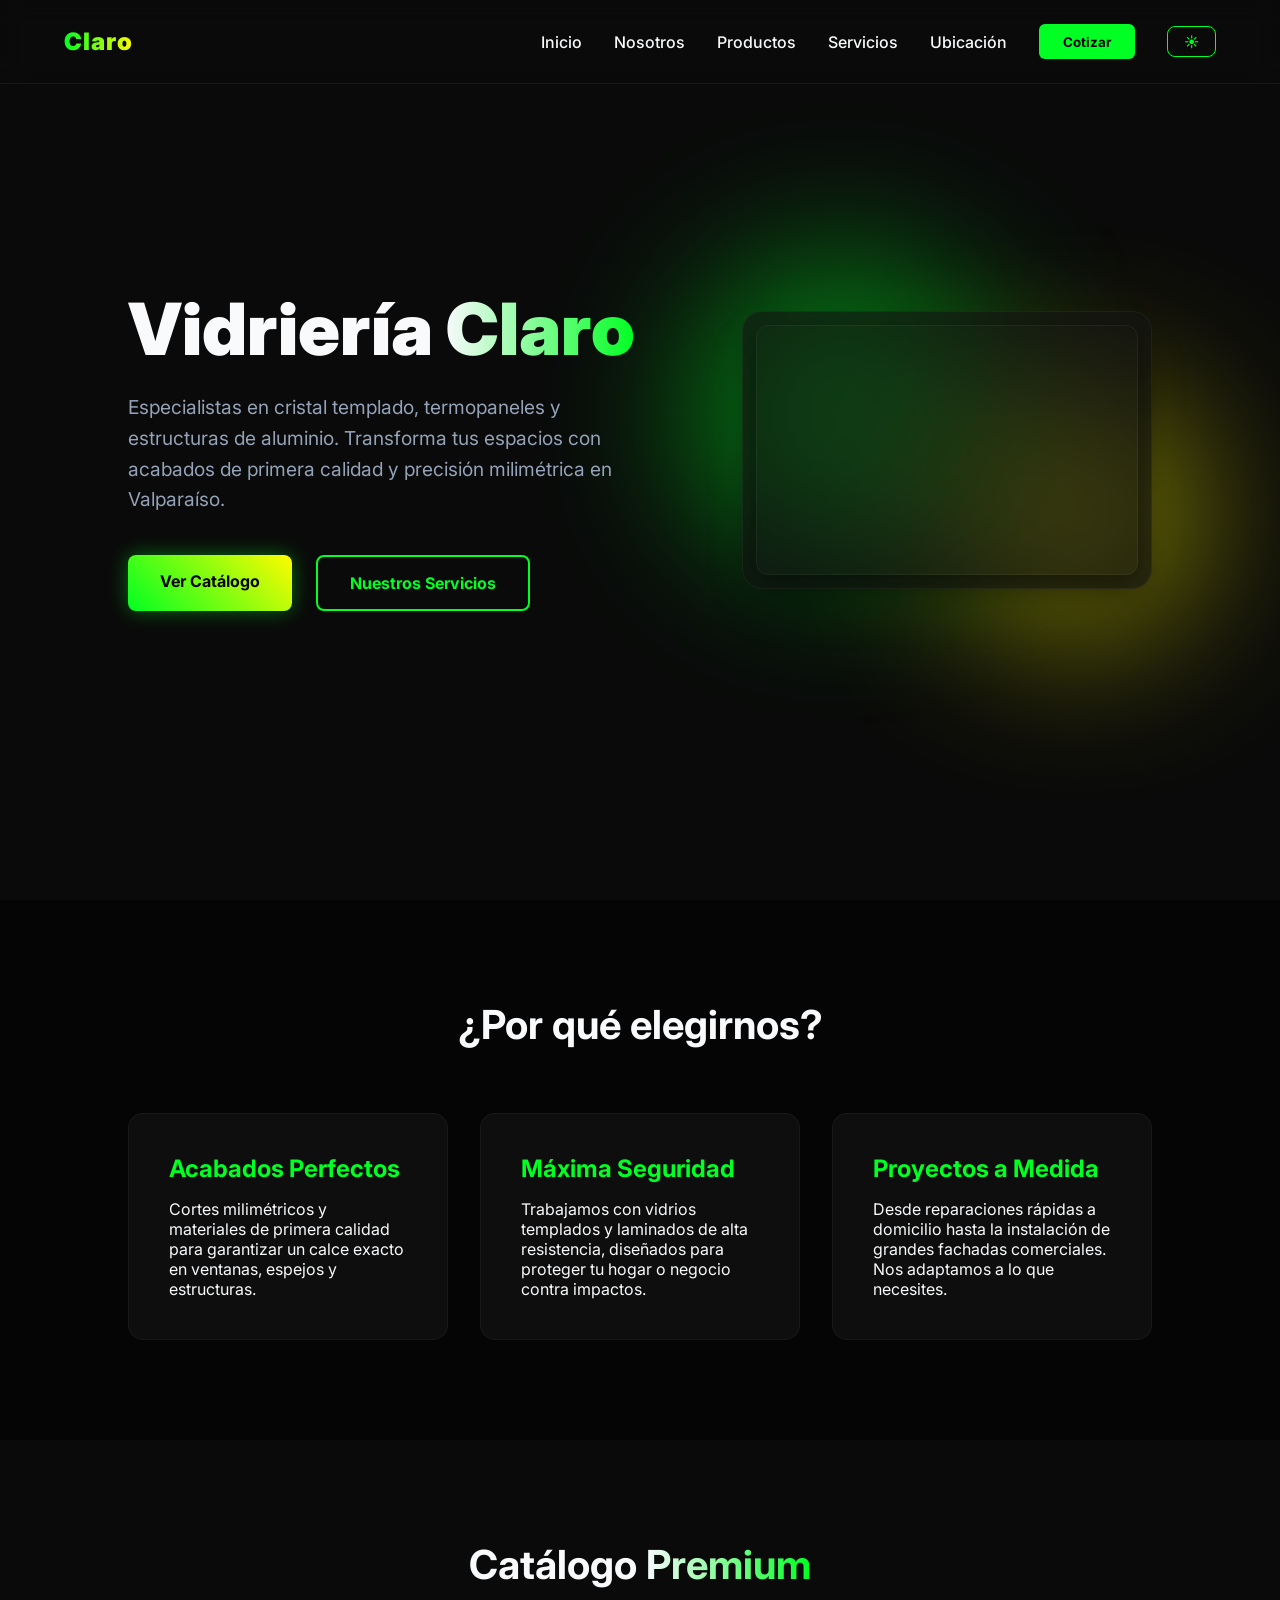
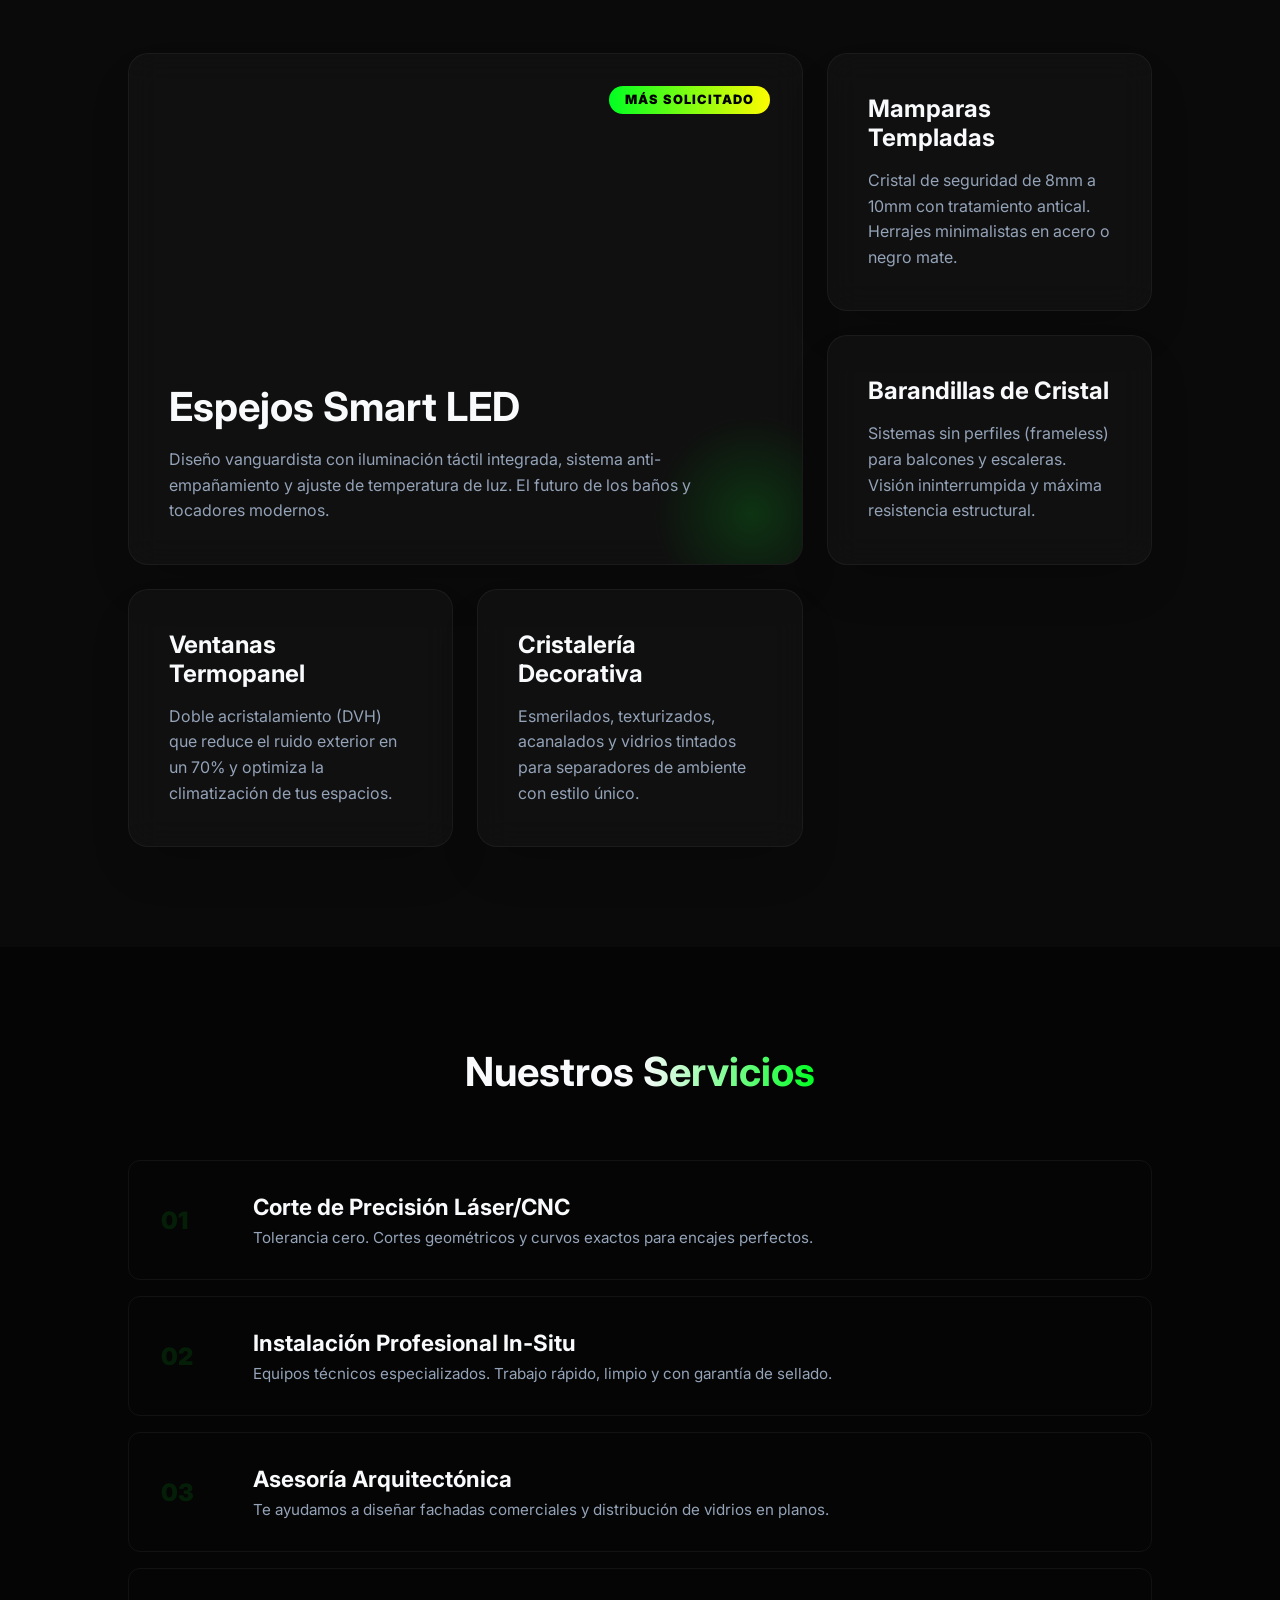
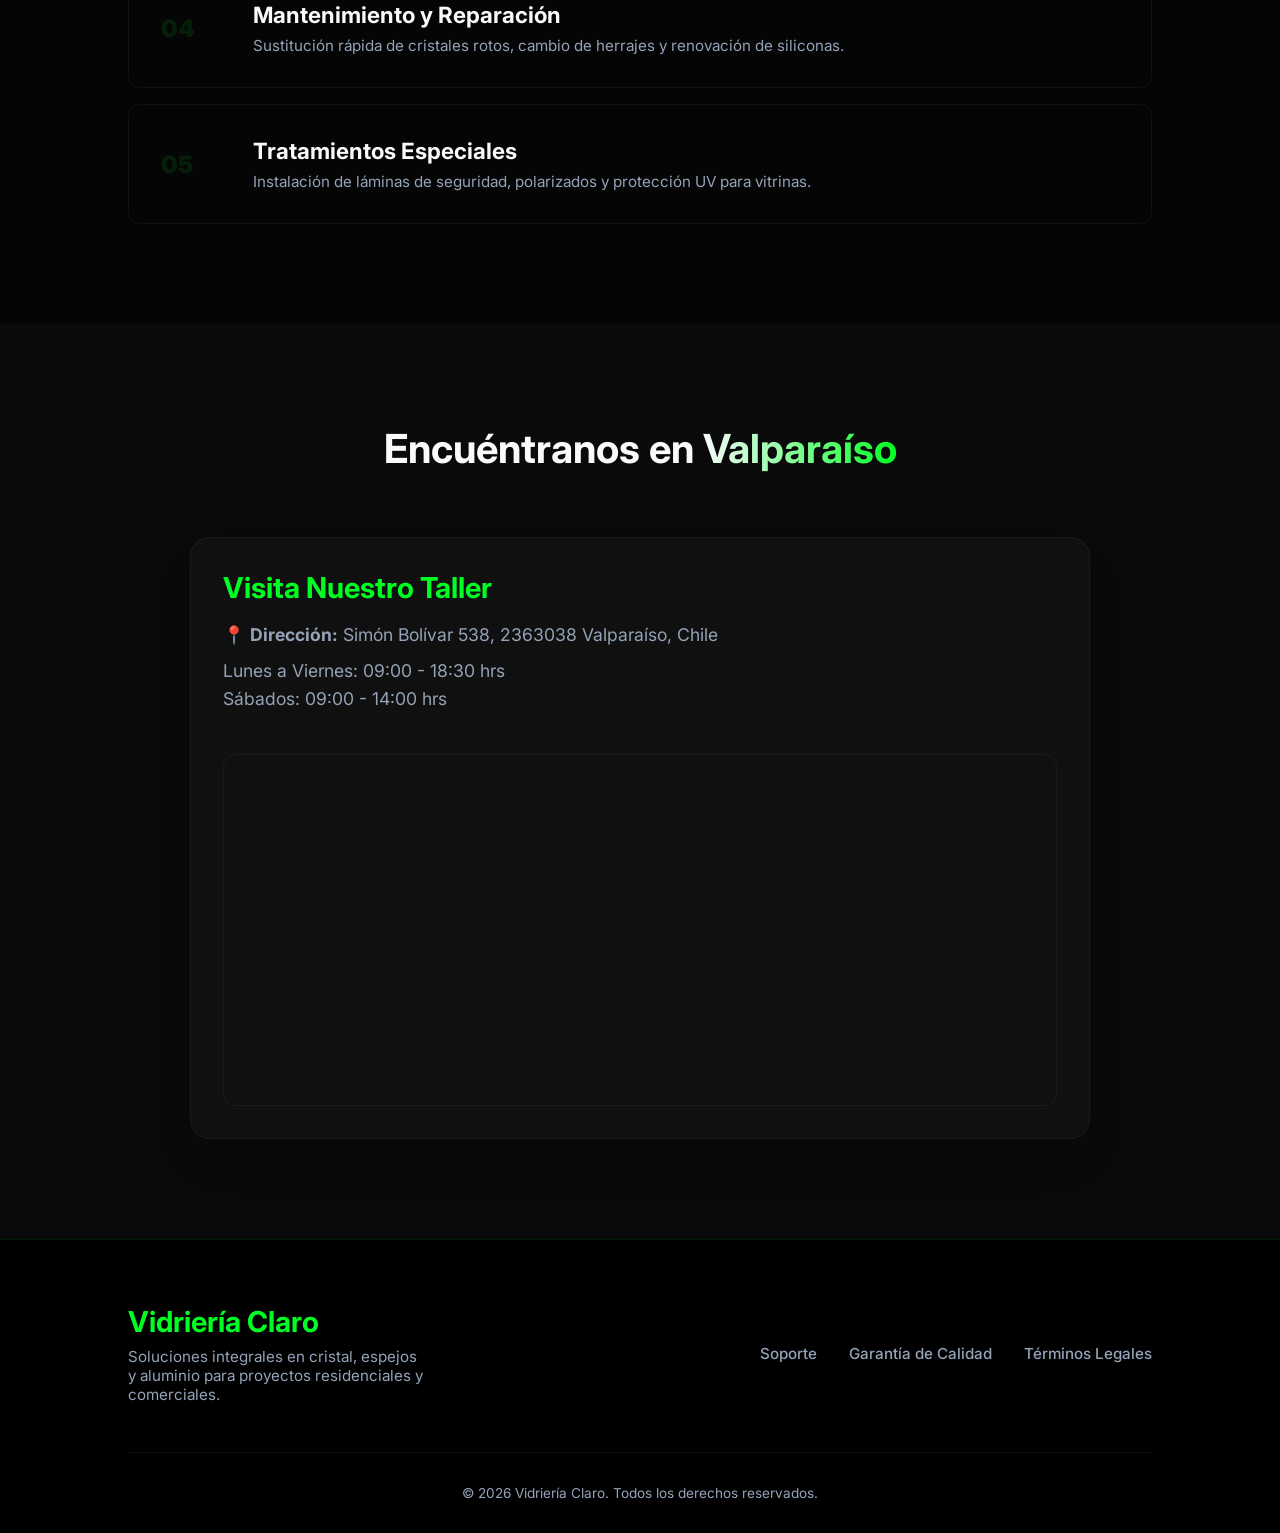
<file: WEB_10/index.html>
<!DOCTYPE html>
<html lang="es">
<head>
    <meta charset="UTF-8">
    <meta name="viewport" content="width=device-width, initial-scale=1.0">
    <title>Vidriería Claro | Expertos en Cristal</title>
    <link rel="stylesheet" href="static/style.css">
    <link href="https://fonts.googleapis.com/css2?family=Inter:wght@300;400;700;900&display=swap" rel="stylesheet">
</head>
<body>
    <nav class="navbar">
        <div class="logo" style="display: flex; align-items: center; gap: 12px;">
            <span class="logo-gradient"> Claro</span>
        </div>
        <ul class="nav-links">
            <li><a href="#home">Inicio</a></li>
            <li><a href="#features">Nosotros</a></li>
            <li><a href="#productos">Productos</a></li>
            <li><a href="#servicios">Servicios</a></li>
            <li><a href="#ubicacion">Ubicación</a></li>
            <li><button id="btn-contacto" class="btn-primary">Cotizar</button></li>
            <li><button id="btn-theme" class="btn-outline btn-sm">☀️</button></li>
        </ul>
    </nav>

    <section id="home" class="hero">
        <div class="hero-content">
            <h1>Vidriería <span class="text-gradient"> Claro</span></h1>
            <p>Especialistas en cristal templado, termopaneles y estructuras de aluminio. Transforma tus espacios con acabados de primera calidad y precisión milimétrica en Valparaíso.</p>
            <div class="cta-group">
                <a href="#productos" class="btn-glow" style="text-decoration: none; display: inline-block; text-align: center;">Ver Catálogo</a>
                <a href="#servicios" class="btn-outline" style="text-decoration: none; display: inline-block; text-align: center;">Nuestros Servicios</a>
            </div>
        </div>
        <div class="hero-graphics">
            <div class="orb orb-1"></div>
            <div class="orb orb-2"></div>
            <div class="glass-card video-card">
                <iframe 
                    class="promo-video"
                    src="https://www.youtube.com/embed/UKWCYHAmipw?autoplay=1&mute=1&loop=1&playlist=UKWCYHAmipw&controls=0&showinfo=0&rel=0&modestbranding=1" 
                    frameborder="0" 
                    allow="autoplay; encrypted-media" 
                    allowfullscreen>
                </iframe>
            </div>
        </div>
    </section>

    <section id="features" class="features">
        <h2 class="section-title">¿Por qué elegirnos?</h2>
        <div class="grid">
            <div class="feature-card reveal">
                <h3>Acabados Perfectos</h3>
                <p>Cortes milimétricos y materiales de primera calidad para garantizar un calce exacto en ventanas, espejos y estructuras.</p>
            </div>
            <div class="feature-card reveal">
                <h3>Máxima Seguridad</h3>
                <p>Trabajamos con vidrios templados y laminados de alta resistencia, diseñados para proteger tu hogar o negocio contra impactos.</p>
            </div>
            <div class="feature-card reveal">
                <h3>Proyectos a Medida</h3>
                <p>Desde reparaciones rápidas a domicilio hasta la instalación de grandes fachadas comerciales. Nos adaptamos a lo que necesites.</p>
            </div>
        </div>
    </section>

    <section id="productos" class="productos">
        <h2 class="section-title">Catálogo <span class="text-gradient">Premium</span></h2>
        <div class="bento-grid">
            <div class="bento-item item-large glass-card reveal">
                <span class="badge">Más Solicitado</span>
                <h3>Espejos Smart LED</h3>
                <p>Diseño vanguardista con iluminación táctil integrada, sistema anti-empañamiento y ajuste de temperatura de luz. El futuro de los baños y tocadores modernos.</p>
                <div class="bento-glow"></div>
            </div>
            
            <div class="bento-item glass-card reveal">
                <h3>Mamparas Templadas</h3>
                <p>Cristal de seguridad de 8mm a 10mm con tratamiento antical. Herrajes minimalistas en acero o negro mate.</p>
            </div>
            
            <div class="bento-item glass-card reveal">
                <h3>Barandillas de Cristal</h3>
                <p>Sistemas sin perfiles (frameless) para balcones y escaleras. Visión ininterrumpida y máxima resistencia estructural.</p>
            </div>
            
            <div class="bento-item glass-card reveal">
                <h3>Ventanas Termopanel</h3>
                <p>Doble acristalamiento (DVH) que reduce el ruido exterior en un 70% y optimiza la climatización de tus espacios.</p>
            </div>
            
            <div class="bento-item glass-card reveal">
                <h3>Cristalería Decorativa</h3>
                <p>Esmerilados, texturizados, acanalados y vidrios tintados para separadores de ambiente con estilo único.</p>
            </div>
        </div>
    </section>

    <section id="servicios" class="servicios">
        <h2 class="section-title">Nuestros <span class="text-gradient">Servicios</span></h2>
        <div class="services-container">
            <div class="service-row reveal">
                <div class="service-number">01</div>
                <div class="service-info">
                    <h3>Corte de Precisión Láser/CNC</h3>
                    <p>Tolerancia cero. Cortes geométricos y curvos exactos para encajes perfectos.</p>
                </div>
                <div class="service-icon"></div>
            </div>

            <div class="service-row reveal">
                <div class="service-number">02</div>
                <div class="service-info">
                    <h3>Instalación Profesional In-Situ</h3>
                    <p>Equipos técnicos especializados. Trabajo rápido, limpio y con garantía de sellado.</p>
                </div>
                <div class="service-icon"></div>
            </div>

            <div class="service-row reveal">
                <div class="service-number">03</div>
                <div class="service-info">
                    <h3>Asesoría Arquitectónica</h3>
                    <p>Te ayudamos a diseñar fachadas comerciales y distribución de vidrios en planos.</p>
                </div>
                <div class="service-icon"></div>
            </div>

            <div class="service-row reveal">
                <div class="service-number">04</div>
                <div class="service-info">
                    <h3>Mantenimiento y Reparación</h3>
                    <p>Sustitución rápida de cristales rotos, cambio de herrajes y renovación de siliconas.</p>
                </div>
                <div class="service-icon"></div>
            </div>

            <div class="service-row reveal">
                <div class="service-number">05</div>
                <div class="service-info">
                    <h3>Tratamientos Especiales</h3>
                    <p>Instalación de láminas de seguridad, polarizados y protección UV para vitrinas.</p>
                </div>
                <div class="service-icon"></div>
            </div>
        </div>
    </section>

    <section id="ubicacion" class="ubicacion">
        <h2 class="section-title">Encuéntranos en <span class="text-gradient">Valparaíso</span></h2>
        <div class="map-wrapper reveal">
            <div class="glass-card map-card">
                <div class="map-info">
                    <h3>Visita Nuestro Taller</h3>
                    <p>📍 <strong>Dirección:</strong> Simón Bolívar 538, 2363038 Valparaíso, Chile</p>
                    <p>Lunes a Viernes: 09:00 - 18:30 hrs<br>Sábados: 09:00 - 14:00 hrs</p>
                </div>
                <div class="map-container">
                    <iframe 
                        src="https://maps.google.com/maps?q=Simon%20Bol%C3%ADvar%20538,%20Valpara%C3%ADso&t=&z=16&ie=UTF8&iwloc=&output=embed" 
                        width="100%" 
                        height="350" 
                        style="border:0;" 
                        allowfullscreen="" 
                        loading="lazy">
                    </iframe>
                </div>
            </div>
        </div>
    </section>

    <div id="modal-contacto" class="modal-overlay">
        <div class="modal-content glass-card">
            <span class="close-btn">&times;</span>
            <h2 class="modal-title">Solicita tu Presupuesto</h2>
            <p class="modal-desc">Déjanos tus datos, cuéntanos sobre tu proyecto y te contactaremos a la brevedad.</p>
            <form class="contact-form">
                <input type="text" placeholder="Tu Nombre o Empresa" required>
                <input type="email" placeholder="Correo Electrónico" required>
                <input type="tel" placeholder="Teléfono / WhatsApp" required>
                <textarea placeholder="Cuéntanos las medidas o detalles de tu idea..." rows="4" required></textarea>
                <button type="submit" class="btn-glow w-100">Enviar Solicitud</button>
            </form>
        </div>
    </div>

    <div id="modal-info" class="modal-overlay">
        <div class="modal-content glass-card" style="text-align: center;">
            <span class="close-btn-info">&times;</span>
            <h2 id="info-title" class="modal-title">Info</h2>
            <p id="info-desc" class="modal-desc">Detalles</p>
            <button id="btn-info-close" class="btn-outline" style="padding: 0.5rem 1.5rem; width: auto;">Entendido</button>
        </div>
    </div>

    <footer class="footer">
        <div class="footer-content">
            <div class="footer-brand">
                <h3>Vidriería Claro</h3>
                <p>Soluciones integrales en cristal, espejos y aluminio para proyectos residenciales y comerciales.</p>
            </div>
            <div class="footer-links">
                <a href="#" class="footer-link" data-type="soporte">Soporte</a>
                <a href="#" class="footer-link" data-type="garantia">Garantía de Calidad</a>
                <a href="#" class="footer-link" data-type="legal">Términos Legales</a>
            </div>
        </div>

        <div class="footer-bottom">
            <p>&copy; 2026 Vidriería Claro. Todos los derechos reservados.</p>
        </div>
    </footer>

    <script src="static/script.js"></script>
</body>
</html>
</file>
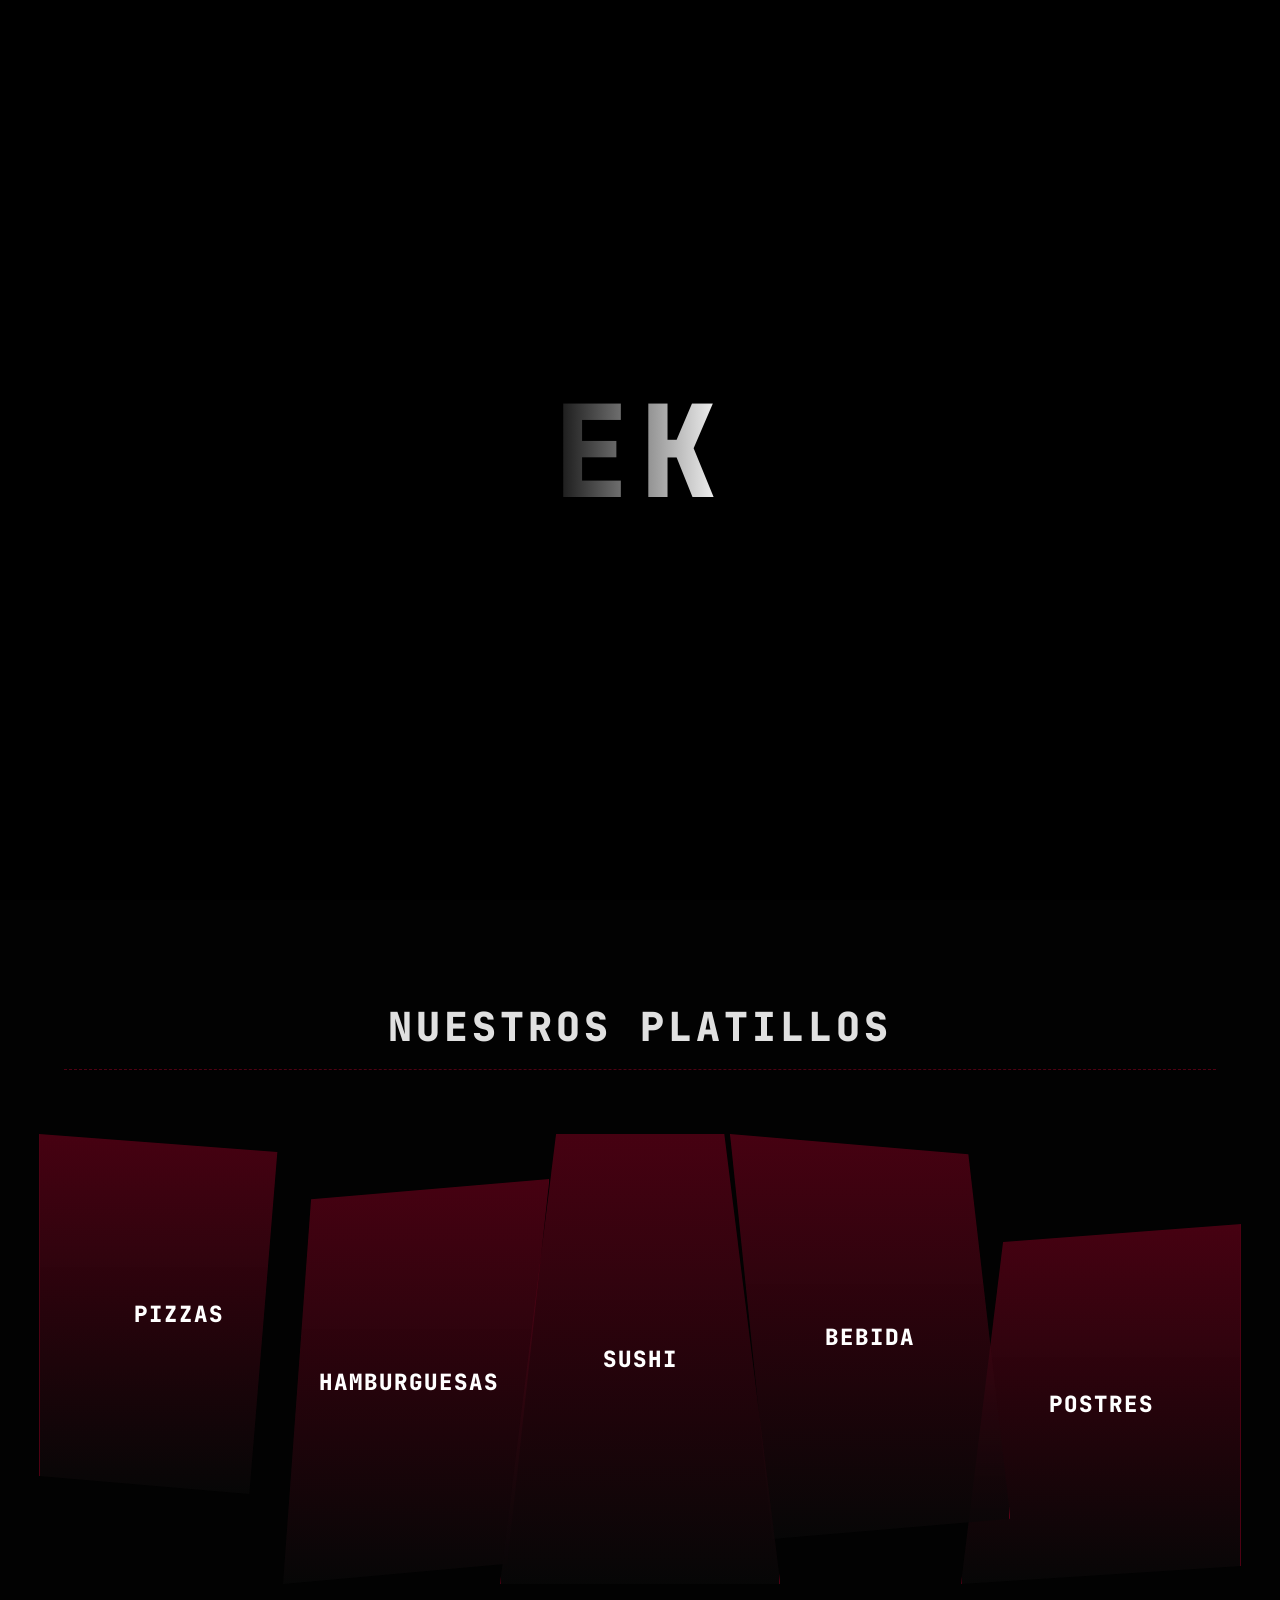
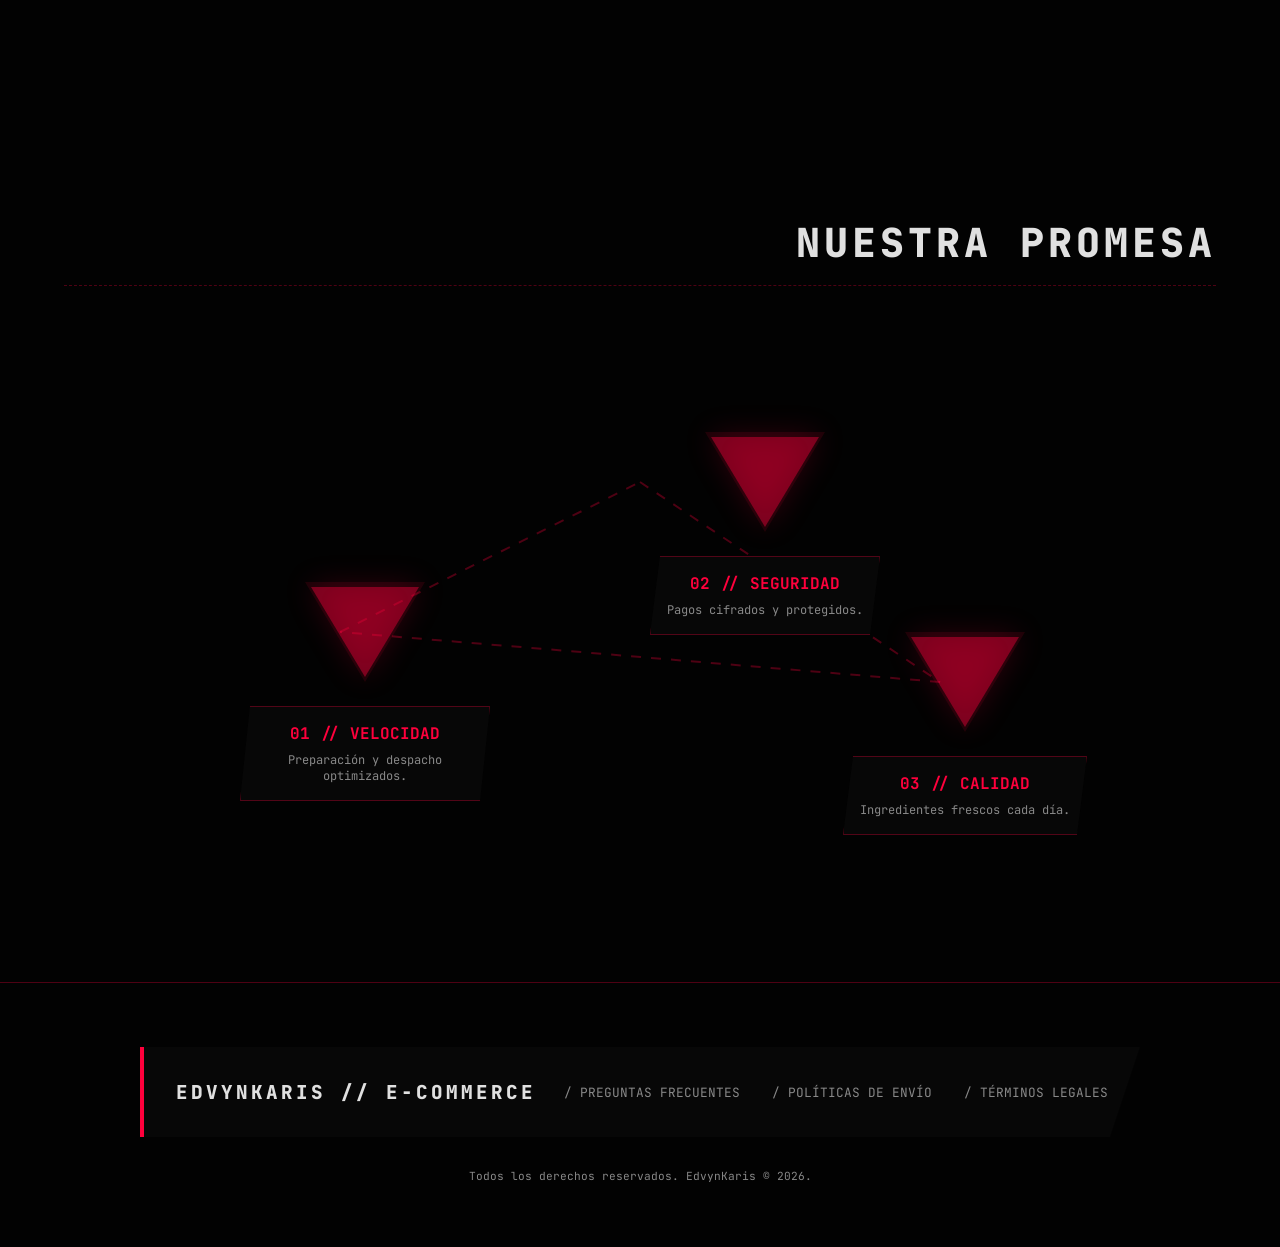
<file: WEB_12/index.html>
<!DOCTYPE html>
<html lang="es">
<head>
    <meta charset="UTF-8">
    <meta name="viewport" content="width=device-width, initial-scale=1.0">
    <title>EdvynKaris | Motor E-Commerce</title>
    <link rel="stylesheet" href="static/style.css">
    <link href="https://fonts.googleapis.com/css2?family=Inter:wght@300;400;700;900&family=JetBrains+Mono:wght@400;700;900&display=swap" rel="stylesheet">
</head>
<body>

    <!-- 1. SPLASH SCREEN INTRO (EFECTO LÁSER) -->
    <div id="splash-screen" class="splash-screen">
        <h1 class="splash-logo">EK</h1>
    </div>

    <!-- FONDO GLOBAL DINÁMICO (ORBES HOLOGRÁFICOS) -->
    <div class="cyber-bg">
        <div class="cyber-orb c-orb-1"></div>
        <div class="cyber-orb c-orb-2"></div>
        <div class="cyber-orb c-orb-3"></div>
    </div>

    <!-- NAVEGACIÓN FLOTANTE (ISLA DINÁMICA) -->
    <nav class="sleek-nav">
        <div class="logo">EdvynKaris</div>
        <ul class="nav-links">
            <li><a href="#home" data-i18n="nav_home">Inicio</a></li>
            <li><a href="#menu" data-i18n="nav_catalog">Catálogo</a></li>
            <li><a href="#features" data-i18n="nav_infra">Infraestructura</a></li>
            <li><a href="#" id="btn-contacto" data-i18n="nav_contact">Contacto</a></li>
        </ul>
        
        <div class="nav-controls">
            <!-- MODO OSCURO/CLARO -->
            <button id="btn-theme" class="control-btn">☀</button>
            <!-- IDIOMA -->
            <button id="btn-lang" class="control-btn">EN</button>
            
            <button id="btn-carrito" class="btn-cart-sleek">
                🛒 <span id="cart-count">0</span>
            </button>
        </div>
    </nav>

    <!-- HERO ASIMÉTRICO -->
    <section id="home" class="hero-nexus">
        <div class="nexus-bg-grid"></div>
        <div class="nexus-content">
            <h1 class="hero-title-single">EDVYNKARIS</h1>
            <div class="nexus-data-shard">
                <p data-i18n="hero_desc">LA REVOLUCIÓN DEL SABOR. Alta gastronomía diseñada para paladares exigentes. Una experiencia de e-commerce fluida, rápida y sin interrupciones directo a tu mesa.</p>
                <div class="nexus-stats">
                    <span data-i18n="hero_stat1">> CALIDAD: INGREDIENTES PREMIUM</span>
                    <span style="color: var(--accent-red);" data-i18n="hero_stat2">> LOGÍSTICA: ENVÍO EXPRESS</span>
                    <span data-i18n="hero_stat3">> SATISFACCIÓN: 100% GARANTIZADA</span>
                </div>
            </div>
            <a href="#menu" class="btn-slanted" data-i18n="btn_catalog">VER CATÁLOGO</a>
        </div>
    </section>

    <!-- SECCIÓN DE MENÚ (LIENZOS CRUZADOS) -->
    <section id="menu" class="menu-section">
        <div class="glitch-header-box">
            <h2 class="hologram-title" data-i18n="menu_title">NUESTROS PLATILLOS</h2>
        </div>
        <div id="categorias-contenedor" class="lienzo-container">
            <!-- JS inyectará los lienzos aquí -->
        </div>
    </section>

    <!-- TERMINAL FLOTANTE DE PRODUCTOS -->
    <div id="modal-productos" class="modal-overlay">
        <div class="modal-content mini-terminal">
            <span class="close-btn" id="close-productos">&times;</span>
            <div class="terminal-header">
                <h2 id="titulo-categoria" class="terminal-title">CATEGORÍA</h2>
                <p class="terminal-subtitle" data-i18n="menu_subtitle">[ 10 PLATILLOS DISPONIBLES ]</p>
            </div>
            <div class="terminal-body">
                <div id="productos-contenedor" class="shards-grid">
                    <!-- JS inyectará los productos aquí -->
                </div>
            </div>
        </div>
    </div>

    <!-- INFRAESTRUCTURA (PIRÁMIDES FLOTANTES) -->
    <section id="features" class="pyramid-section">
        <div class="glitch-header-box" style="margin-bottom: 6rem; align-items: flex-end;">
            <h2 class="hologram-title" data-i18n="infra_title">NUESTRA PROMESA</h2>
        </div>
        
        <div class="pyramid-constellation">
            <svg class="constellation-lines" width="100%" height="100%" style="position:absolute; top:0; left:0; z-index:0;">
                <line x1="20%" y1="50%" x2="50%" y2="20%" stroke="rgba(255,0,60,0.3)" stroke-width="2" stroke-dasharray="10,10"/>
                <line x1="50%" y1="20%" x2="80%" y2="60%" stroke="rgba(255,0,60,0.3)" stroke-width="2" stroke-dasharray="10,10"/>
                <line x1="80%" y1="60%" x2="20%" y2="50%" stroke="rgba(255,0,60,0.3)" stroke-width="2" stroke-dasharray="10,10"/>
            </svg>

            <div class="pyramid-node p-left reveal">
                <div class="pyramid-shape"></div>
                <div class="pyramid-data">
                    <h3 data-i18n="infra_node1_title">01 // VELOCIDAD</h3>
                    <p data-i18n="infra_node1_desc">Preparación y despacho optimizados.</p>
                </div>
            </div>
            <div class="pyramid-node p-top reveal" style="animation-delay: 0.2s;">
                <div class="pyramid-shape"></div>
                <div class="pyramid-data">
                    <h3 data-i18n="infra_node2_title">02 // SEGURIDAD</h3>
                    <p data-i18n="infra_node2_desc">Pagos cifrados y protegidos.</p>
                </div>
            </div>
            <div class="pyramid-node p-right reveal" style="animation-delay: 0.4s;">
                <div class="pyramid-shape"></div>
                <div class="pyramid-data">
                    <h3 data-i18n="infra_node3_title">03 // CALIDAD</h3>
                    <p data-i18n="infra_node3_desc">Ingredientes frescos cada día.</p>
                </div>
            </div>
        </div>
    </section>

    <!-- MODAL CARRITO / CHECKOUT (CUCHILLA) -->
    <div id="modal-carrito" class="blade-overlay">
        <div class="blade-panel">
            <span class="close-btn" id="close-carrito">&times;</span>
            <div class="blade-content-wrapper">
                <div id="cart-view" class="blade-view">
                    <h2 class="blade-title" data-i18n="cart_title">MÓDULO DE COMPRA</h2>
                    <div id="carrito-items" class="cart-scroll-blade"></div>
                    <div class="cart-total-box-blade">
                        <h3 data-i18n="cart_total">TOTAL A FACTURAR: $<span id="carrito-total" style="color: var(--accent-red);">0.00</span></h3>
                    </div>
                    <button id="btn-go-checkout" class="btn-slanted w-100" data-i18n="btn_checkout">PROCEDER AL PAGO SEGURO</button>
                </div>

                <div id="checkout-view" class="blade-view" style="display: none;">
                    <h2 class="blade-title" style="color: var(--accent-red);" data-i18n="pay_title">PASARELA BANCARIA</h2>
                    <p class="cyber-subtitle-blade" data-i18n="pay_subtitle">[ CONEXIÓN ENCRIPTADA AL SERVIDOR FINANCIERO ]</p>
                    
                    <form id="payment-form" class="blade-form">
                        <input type="text" placeholder="NÚMERO DE TARJETA (XXXX-XXXX-XXXX-XXXX)" maxlength="19" required class="input-slanted" data-i18n-ph="pay_card">
                        <div style="display: flex; gap: 1rem;">
                            <input type="text" placeholder="MM/AA" maxlength="5" required class="input-slanted" style="flex: 1;">
                            <input type="password" placeholder="CVV" maxlength="4" required class="input-slanted" style="flex: 1;">
                        </div>
                        <input type="text" placeholder="TITULAR DE LA TARJETA" required class="input-slanted" data-i18n-ph="pay_name">
                        
                        <div id="payment-terminal" class="sys-log-box" style="display: none;"></div>

                        <button type="submit" id="btn-procesar-pago" class="btn-slanted w-100" style="margin-top: 2rem;" data-i18n="btn_pay">AUTORIZAR TRANSACCIÓN</button>
                    </form>
                    <button id="btn-back-cart" class="btn-outline-slanted w-100" style="margin-top: 1rem;" data-i18n="btn_back">VOLVER AL RESUMEN</button>
                </div>
            </div>
        </div>
    </div>

    <!-- MODAL CONTACTO (CUCHILLA) -->
    <div id="modal-contacto" class="blade-overlay">
        <div class="blade-panel">
            <span class="close-btn" id="close-contacto">&times;</span>
            <div class="blade-content-wrapper">
                <h2 class="blade-title" data-i18n="contact_title">SOPORTE AL CLIENTE</h2>
                <p class="cyber-subtitle-blade" data-i18n="contact_subtitle">[ TE RESPONDEREMOS A LA BREVEDAD ]</p>
                <form class="blade-form">
                    <input type="text" placeholder="TU NOMBRE / EMPRESA" required class="input-slanted" data-i18n-ph="contact_name">
                    <input type="email" placeholder="TU CORREO ELECTRÓNICO" required class="input-slanted" data-i18n-ph="contact_email">
                    <textarea placeholder="¿EN QUÉ PODEMOS AYUDARTE?" rows="4" required class="input-slanted" data-i18n-ph="contact_msg"></textarea>
                    <button type="submit" class="btn-slanted w-100" style="margin-top: 1rem;" data-i18n="btn_send">ENVIAR MENSAJE</button>
                </form>
            </div>
        </div>
    </div>

    <!-- 2. BOTÓN SOCIAL FLOTANTE (FAB) REDISEÑADO CON LOGOS SVG Y CERO FONDOS -->
    <div class="social-fab">
        <div class="social-menu" id="social-menu">
            <a href="https://wa.me/56912345678" target="_blank" class="social-item ws" title="WhatsApp">
                <svg viewBox="0 0 24 24" width="24" height="24" fill="currentColor"><path d="M17.472 14.382c-.297-.149-1.758-.867-2.03-.967-.273-.099-.471-.148-.67.15-.197.297-.767.966-.94 1.164-.173.199-.347.223-.644.075-.297-.15-1.255-.463-2.39-1.305-.885-.653-1.48-1.459-1.653-1.756-.173-.298-.018-.458.13-.606.134-.133.298-.347.446-.52.149-.174.198-.298.298-.497.099-.198.05-.371-.025-.52-.075-.149-.669-1.612-.916-2.207-.242-.579-.487-.5-.669-.51-.173-.008-.371-.01-.57-.01-.198 0-.52.074-.792.372-.272.297-1.04 1.016-1.04 2.479 0 1.462 1.065 2.875 1.213 3.074.149.198 2.096 3.2 5.077 4.487.709.306 1.262.489 1.694.625.712.227 1.36.195 1.871.118.571-.085 1.758-.719 2.006-1.413.248-.694.248-1.289.173-1.413-.074-.124-.272-.198-.57-.347m-5.421 7.403h-.004a9.87 9.87 0 01-5.031-1.378l-.361-.214-3.741.982.998-3.648-.235-.374a9.86 9.86 0 01-1.51-5.26c.001-5.45 4.436-9.884 9.888-9.884 2.64 0 5.122 1.03 6.988 2.898a9.825 9.825 0 012.893 6.994c-.003 5.45-4.437 9.884-9.885 9.884m8.413-18.297A11.815 11.815 0 0012.05 0C5.495 0 .16 5.335.157 11.892c0 2.096.547 4.142 1.588 5.945L.057 24l6.305-1.654a11.882 11.882 0 005.683 1.448h.005c6.554 0 11.89-5.335 11.893-11.893a11.821 11.821 0 00-3.48-8.413z"/></svg>
            </a>
            <a href="https://instagram.com/edvynkaris" target="_blank" class="social-item ig" title="Instagram">
                <svg viewBox="0 0 24 24" width="24" height="24" fill="currentColor"><path d="M12 2.163c3.204 0 3.584.012 4.85.07 3.252.148 4.771 1.691 4.919 4.919.058 1.265.069 1.645.069 4.849 0 3.205-.012 3.584-.069 4.849-.149 3.225-1.664 4.771-4.919 4.919-1.266.058-1.644.07-4.85.07-3.204 0-3.584-.012-4.849-.07-3.26-.149-4.771-1.699-4.919-4.92-.058-1.265-.07-1.644-.07-4.849 0-3.204.013-3.583.07-4.849.149-3.227 1.664-4.771 4.919-4.919 1.266-.057 1.645-.069 4.849-.069zM12 0C8.741 0 8.333.014 7.053.072 2.695.272.273 2.69.073 7.052.014 8.333 0 8.741 0 12c0 3.259.014 3.668.072 4.948.2 4.358 2.618 6.78 6.98 6.98C8.333 23.986 8.741 24 12 24c3.259 0 3.668-.014 4.948-.072 4.354-.2 6.782-2.618 6.979-6.98.059-1.28.073-1.689.073-4.948 0-3.259-.014-3.667-.072-4.947-.196-4.354-2.617-6.78-6.979-6.98C15.668.014 15.259 0 12 0zm0 5.838a6.162 6.162 0 100 12.324 6.162 6.162 0 000-12.324zM12 16a4 4 0 110-8 4 4 0 010 8zm6.406-11.845a1.44 1.44 0 100 2.881 1.44 1.44 0 000-2.881z"/></svg>
            </a>
            <a href="https://facebook.com/edvynkaris" target="_blank" class="social-item fb" title="Facebook">
                <svg viewBox="0 0 24 24" width="24" height="24" fill="currentColor"><path d="M24 12.073c0-6.627-5.373-12-12-12s-12 5.373-12 12c0 5.99 4.388 10.954 10.125 11.854v-8.385H7.078v-3.469h3.047V9.43c0-3.007 1.792-4.669 4.533-4.669 1.312 0 2.686.235 2.686.235v2.953H15.83c-1.491 0-1.956.925-1.956 1.874v2.25h3.328l-.532 3.469h-2.796v8.385C19.612 23.027 24 18.062 24 12.073z"/></svg>
            </a>
        </div>
        <button class="social-btn-main" id="btn-social-fab">EK</button>
    </div>

    <!-- FOOTER ASIMÉTRICO -->
    <footer class="footer-raw">
        <div class="footer-shard">
            <div class="footer-brand">EDVYNKARIS // E-COMMERCE</div>
            <div class="footer-grid-links">
                <a href="#" data-i18n="footer_link1">/ PREGUNTAS FRECUENTES</a>
                <a href="#" data-i18n="footer_link2">/ POLÍTICAS DE ENVÍO</a>
                <a href="#" data-i18n="footer_link3">/ TÉRMINOS LEGALES</a>
            </div>
        </div>
        <div class="footer-syslog" data-i18n="footer_copy">
            Todos los derechos reservados. EdvynKaris &copy; 2026.
        </div>
    </footer>

    <script src="static/script.js"></script>
</body>
</html>
</file>
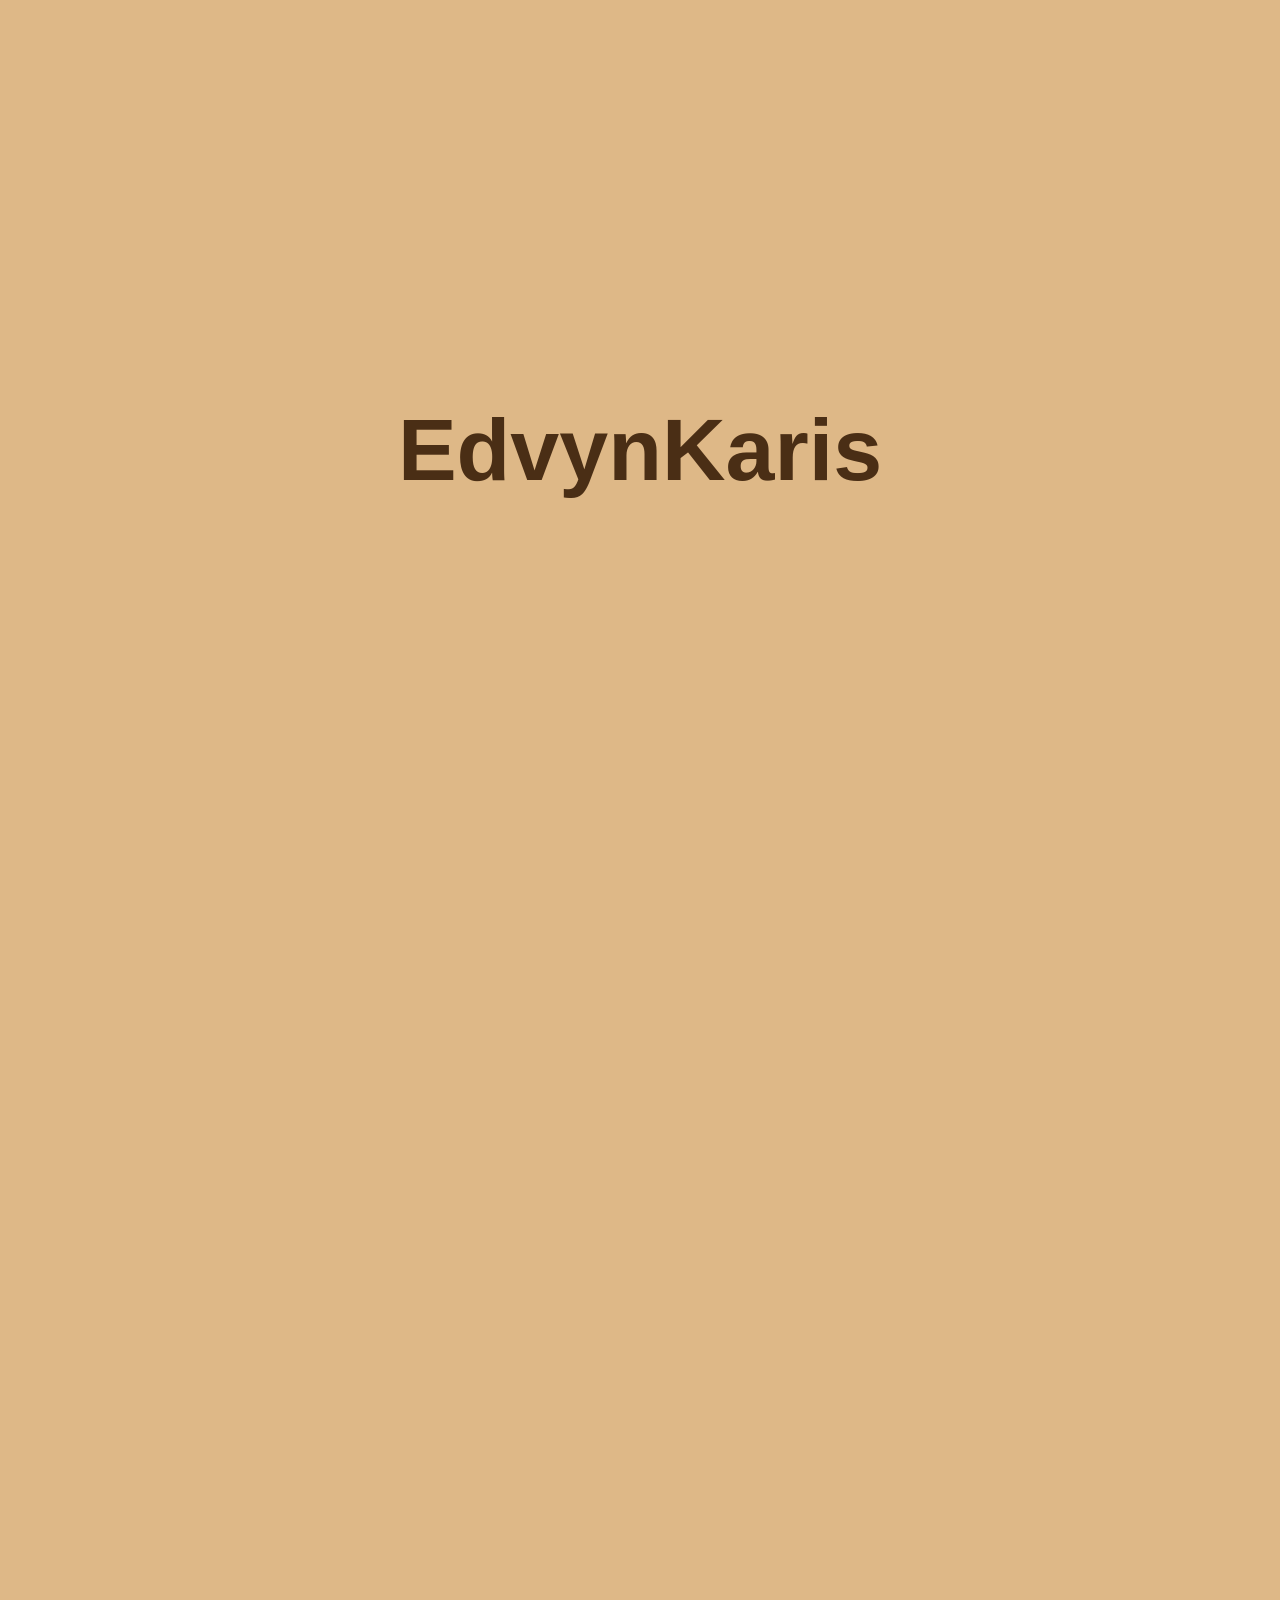
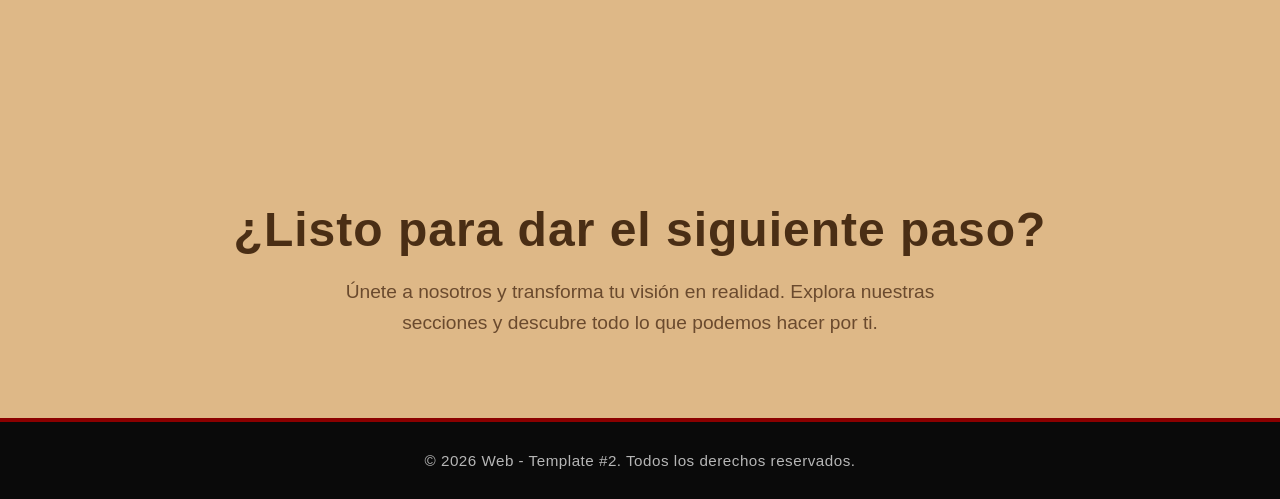
<file: WEB_2/index.html>
<!DOCTYPE html>
<html lang="es">
<head>
    <meta charset="UTF-8">
    <meta name="viewport" content="width=device-width, initial-scale=1.0">
    <title>Web - Template | EdvynKaris</title>
    <link rel="stylesheet" href="style.css">
</head>
<body>
    
    <header class="seccion-hero">
        <h1 class="titulo-animado" id="titulo-principal">EdvynKaris</h1>
    </header>

    <div class="contenedor-lienzo">
        <div class="lienzo-diagonal"> 
            
            <div class="fondo-mandalas mandala-1"></div>
            <div class="fondo-mandalas mandala-2"></div>

            <div class="contenido-recto">
                <button class="btn-menu" onclick="abrirVentana('ventana-usuarios')">Sobre nosotros</button>
                <button class="btn-menu" onclick="abrirVentana('ventana-servicios')">Servicios</button>
                <button class="btn-menu" onclick="abrirVentana('ventana-contacto')">Contacto</button>
            </div>
        </div>
    </div>

    <div id="ventana-usuarios" class="ventana-flotante">
        <div class="makimono-container">
            <div class="makimono-rodillo"></div>
            <div class="makimono-pergamino">
                <div class="makimono-contenido">
                    <button class="btn-cerrar-makimono" onclick="cerrarVentana('ventana-usuarios')">✕</button>
                    <h2>Somos...</h2>
                    <p>Mas que una empresa de desarrollo, somos una familia.</p>
                </div>
            </div>
            <div class="makimono-rodillo"></div>
        </div>
    </div>

    <div id="ventana-servicios" class="ventana-flotante">
        <div class="makimono-container">
            <div class="makimono-rodillo"></div>
            <div class="makimono-pergamino">
                <div class="makimono-contenido">
                    <button class="btn-cerrar-makimono" onclick="cerrarVentana('ventana-servicios')">✕</button>
                    <h2>Nuestros Servicios</h2>
                    <p>Nos dedicamos a desarrollar soluciones a tus problemas:<br><br>
                        - Softwares Dedicados<br>
                        - APIs Dedicadas<br>
                        - Webs Personalizadas<br><br>
                        
                        estos y más...
                    </p>
                </div>
            </div>
            <div class="makimono-rodillo"></div>
        </div>
    </div>

    <div id="ventana-contacto" class="ventana-flotante">
        <div class="makimono-container">
            <div class="makimono-rodillo"></div>
            <div class="makimono-pergamino">
                <div class="makimono-contenido">
                    <button class="btn-cerrar-makimono" onclick="cerrarVentana('ventana-contacto')">✕</button>
                    <h2>Contactanos</h2>
                    <p>Nuestra informacion de contacto:<br><br>
                        - Telefono: +56 1234 5678<br>
                        - Correo: contacto@edvynkaris.com<br><br>
                        Contactanos para obtener mas informacion acerca nuestros servicios.</p>
                </div>
            </div>
            <div class="makimono-rodillo"></div>
        </div>
    </div>

    <div class="contenedor-lienzo inverso">
        <div class="lienzo-diagonal inverso"> 
            
            <div class="fondo-mandalas mandala-1"></div>
            <div class="fondo-mandalas mandala-2"></div>

            <div class="contenido-recto inverso">
                <button class="btn-menu" onclick="abrirVentana('ventana-proyectos')">Proyectos</button>
                <button class="btn-menu" onclick="abrirVentana('ventana-grupos')">Grupos</button>
                <button class="btn-menu" onclick="abrirVentana('ventana-sucursales')">Sucursales</button>
            </div>
        </div>
    </div>

    <div id="ventana-proyectos" class="ventana-flotante">
        <div class="makimono-container">
            <div class="makimono-rodillo"></div>
            <div class="makimono-pergamino">
                <div class="makimono-contenido">
                    <button class="btn-cerrar-makimono" onclick="cerrarVentana('ventana-proyectos')">✕</button>
                    <h2>Nuestros Proyectos</h2>
                    <p>Aquí va el portafolio de tus proyectos...</p>
                </div>
            </div>
            <div class="makimono-rodillo"></div>
        </div>
    </div>

    <div id="ventana-grupos" class="ventana-flotante">
        <div class="makimono-container">
            <div class="makimono-rodillo"></div>
            <div class="makimono-pergamino">
                <div class="makimono-contenido">
                    <button class="btn-cerrar-makimono" onclick="cerrarVentana('ventana-grupos')">✕</button>
                    <h2>Grupos</h2>
                    <p>Información sobre los grupos de trabajo...</p>
                </div>
            </div>
            <div class="makimono-rodillo"></div>
        </div>
    </div>

    <div id="ventana-sucursales" class="ventana-flotante">
        <div class="makimono-container">
            <div class="makimono-rodillo"></div>
            <div class="makimono-pergamino">
                <div class="makimono-contenido">
                    <button class="btn-cerrar-makimono" onclick="cerrarVentana('ventana-sucursales')">✕</button>
                    <h2>Sucursales</h2>
                    <p>Listado de direcciones y sucursales...</p>
                </div>
            </div>
            <div class="makimono-rodillo"></div>
        </div>
    </div>

    <section class="mensaje-final">
        <h2 class="titulo-cierre">¿Listo para dar el siguiente paso?</h2>
        <p class="descripcion-cierre">Únete a nosotros y transforma tu visión en realidad. Explora nuestras secciones y descubre todo lo que podemos hacer por ti.</p>
    </section>

    <footer class="footer-principal">
        <div class="footer-contenido">
            <p>&copy; 2026 Web - Template #2. Todos los derechos reservados.</p>
        </div>
    </footer>
    
    <script src="index.js"></script>
</body>
</html>
</file>
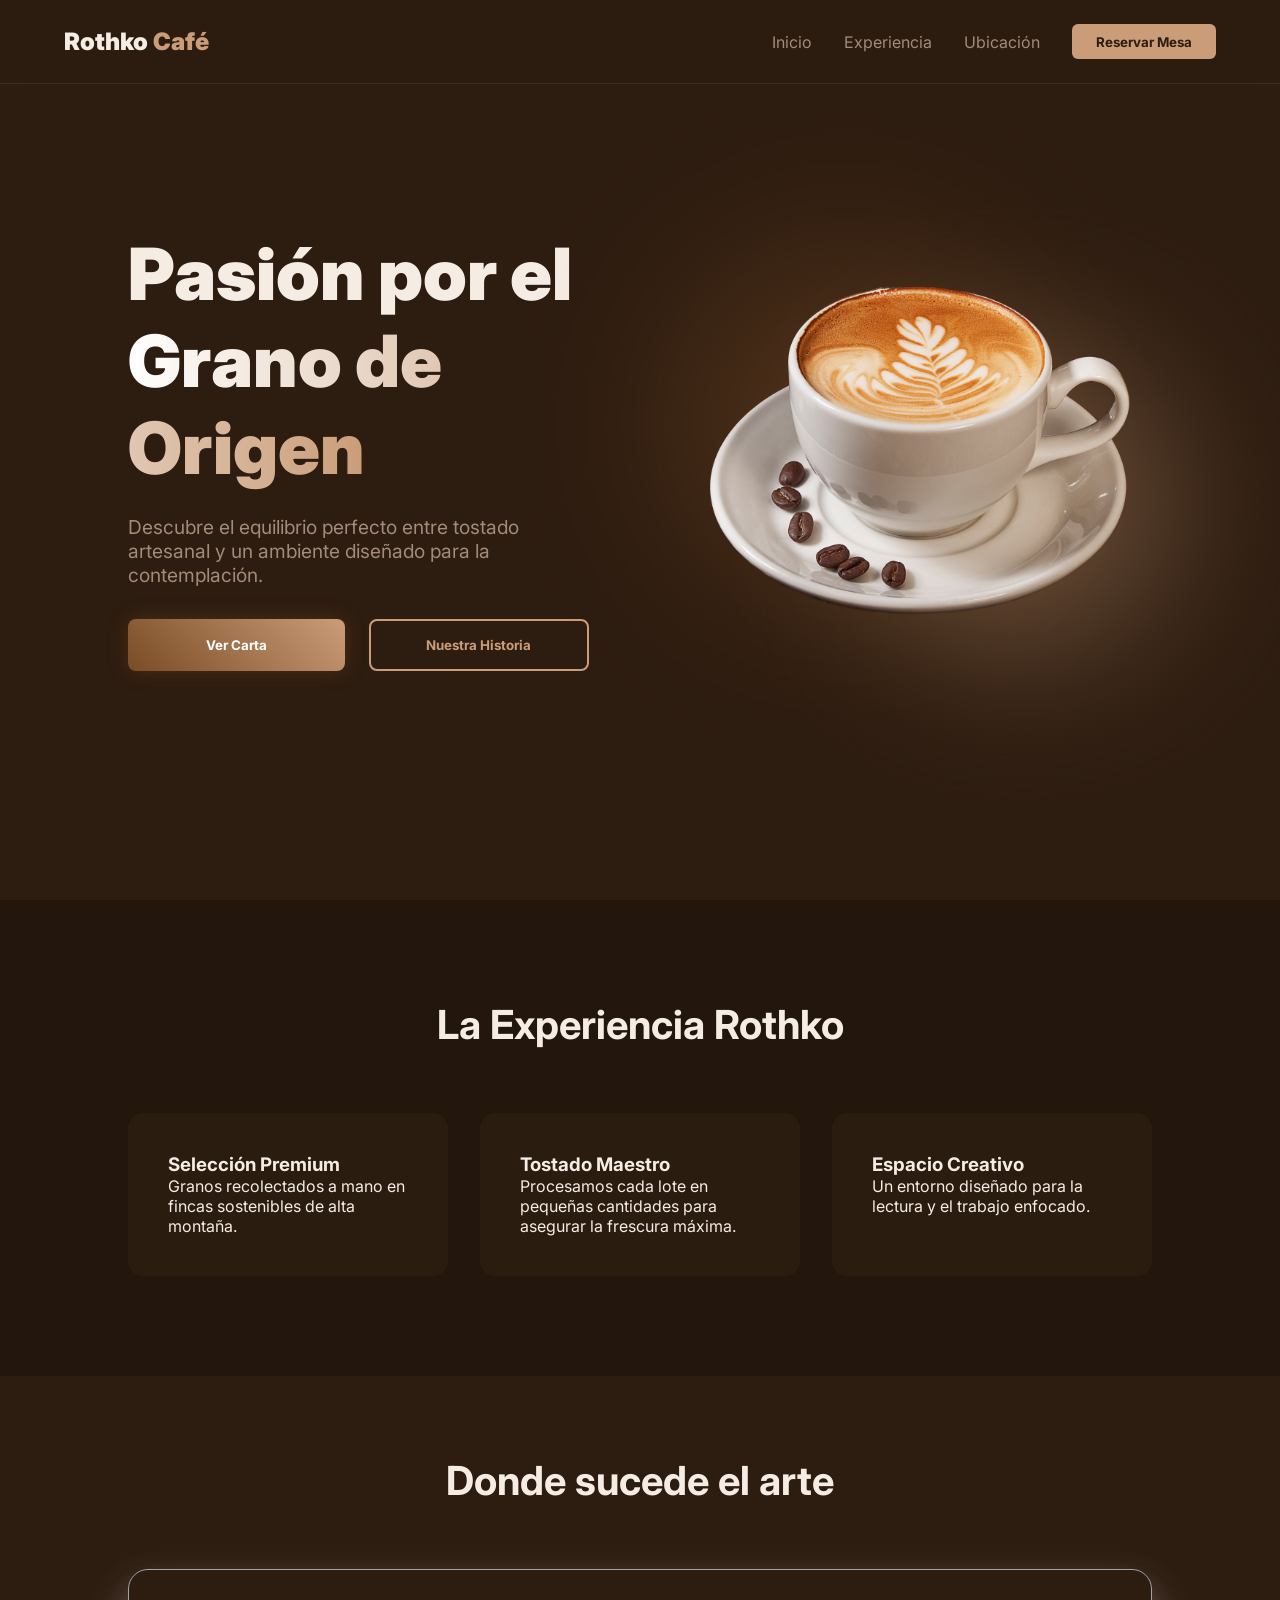
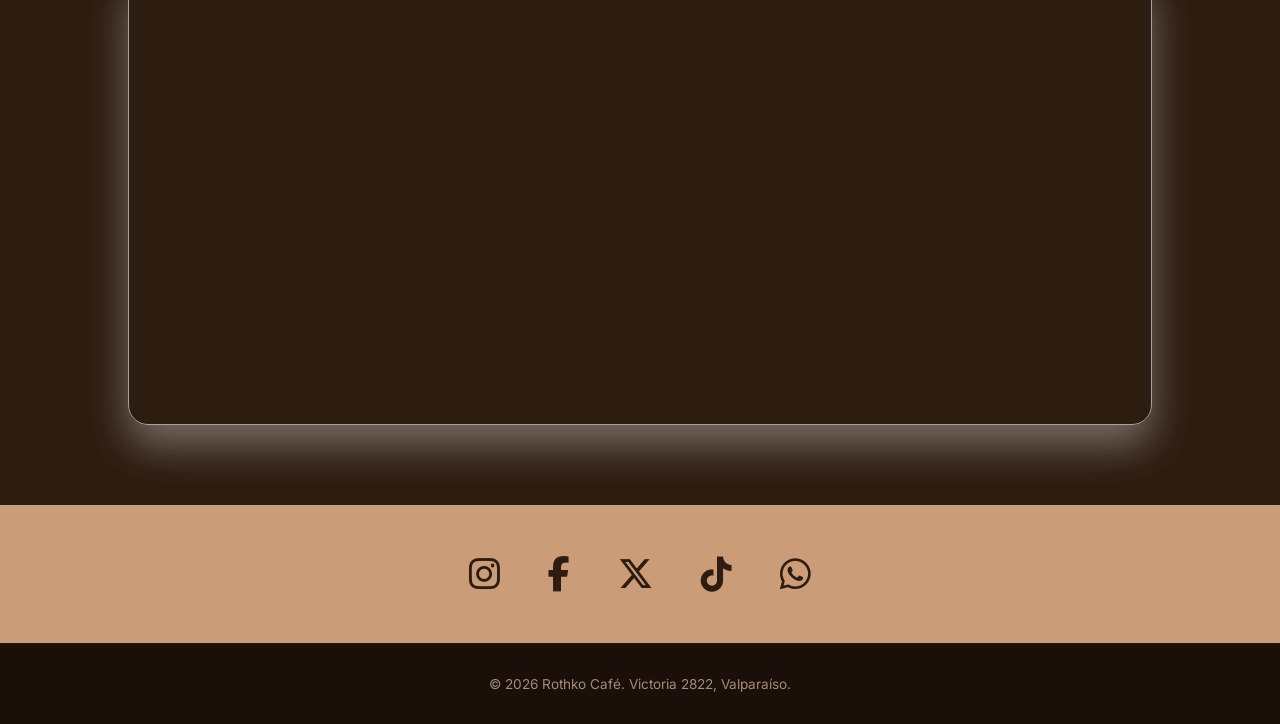
<file: WEB_6/index.html>
<!DOCTYPE html>
<html lang="es">
<head>
    <meta charset="UTF-8">
    <meta name="viewport" content="width=device-width, initial-scale=1.0">
    <title>Rothko Café | El Arte del Grano</title>
    <link rel="stylesheet" href="static/style.css">
    <link rel="stylesheet" href="https://cdnjs.cloudflare.com/ajax/libs/font-awesome/6.5.1/css/all.min.css">
    <link href="https://fonts.googleapis.com/css2?family=Inter:wght@300;400;700;900&display=swap" rel="stylesheet">
</head>
<body>

    <nav class="navbar">
        <div class="logo">Rothko <span>Café</span></div>
        <ul class="nav-links">
            <li><a href="#home">Inicio</a></li>
            <li><a href="#experiencia">Experiencia</a></li>
            <li><a href="#ubicacion">Ubicación</a></li>
            <li><button id="btn-contacto" class="btn-primary">Reservar Mesa</button></li>
        </ul>
    </nav>

    <section id="home" class="hero">
        <div class="hero-content">
            <h1>Pasión por el <span class="text-gradient">Grano de Origen</span></h1>
            <p>Descubre el equilibrio perfecto entre tostado artesanal y un ambiente diseñado para la contemplación.</p>
            <div class="cta-group">
                <button id="btn-carta" class="btn-glow">Ver Carta</button>
                <button id="btn-historia" class="btn-outline">Nuestra Historia</button>
            </div>
        </div>

        <div class="hero-graphics">
            <div class="orb orb-1"></div>
            <div class="orb orb-2"></div>
            <img src="img/cafe-home.png" alt="Rothko Café" class="hero-img-only">
        </div>
    </section>

    <section id="experiencia" class="features">
        <h2 class="section-title">La Experiencia Rothko</h2>
        <div class="grid">
            <div class="feature-card reveal">
                <h3>Selección Premium</h3>
                <p>Granos recolectados a mano en fincas sostenibles de alta montaña.</p>
            </div>
            <div class="feature-card reveal">
                <h3>Tostado Maestro</h3>
                <p>Procesamos cada lote en pequeñas cantidades para asegurar la frescura máxima.</p>
            </div>
            <div class="feature-card reveal">
                <h3>Espacio Creativo</h3>
                <p>Un entorno diseñado para la lectura y el trabajo enfocado.</p>
            </div>
        </div>
    </section>

    <section id="ubicacion" class="map-section reveal">
        <h2 class="section-title">Donde sucede el arte</h2>
        <div class="map-container">
            <iframe 
                src="https://www.google.com/maps/embed?pb=!1m18!1m12!1m3!1d3344.864703847847!2d-71.6074944!3d-33.0468944!2m3!1f0!2f0!3f0!3m2!1i1024!2i768!4f13.1!3m3!1m2!1s0x9689e0df232f3f9b%3A0xc0e24b455c120023!2sVictoria%202822%2C%202340000%20Valpara%C3%ADso%2C%20Chile!5e0!3m2!1ses-419!2scl!4v1700000000000!5m2!1ses-419!2scl" 
                width="100%" height="450" style="border:0;" allowfullscreen="" loading="lazy">
            </iframe>
        </div>
    </section>

    <section class="social-pre-footer">
        <div class="social-icons">
            <a href="#" aria-label="Instagram"><i class="fa-brands fa-instagram"></i></a>
            <a href="#" aria-label="Facebook"><i class="fa-brands fa-facebook-f"></i></a>
            <a href="#" aria-label="X (Twitter)"><i class="fa-brands fa-x-twitter"></i></a>
            <a href="#" aria-label="TikTok"><i class="fa-brands fa-tiktok"></i></a>
            <a href="https://wa.me/56900000000" aria-label="WhatsApp"><i class="fa-brands fa-whatsapp"></i></a>
        </div>
    </section>

    <div id="modal-contacto" class="modal-overlay">
        <div class="modal-content glass-card-modal">
            <span class="close-btn">&times;</span>
            <h2 class="modal-title">Reserva tu Rincón</h2>
            <form class="contact-form">
                <input type="text" placeholder="Tu Nombre" required>
                <input type="email" placeholder="Correo de contacto" required>
                <textarea placeholder="¿Alguna preferencia?" rows="4" required></textarea>
                <button type="submit" class="btn-glow">Confirmar Reserva</button>
            </form>
        </div>
    </div>

    <div id="modal-carta" class="modal-overlay">
        <div class="modal-content glass-card-modal">
            <span class="close-btn">&times;</span>
            <h2 class="modal-title">Nuestra Selección</h2>
            <div class="menu-list">
                <div class="menu-item"><span>Espresso Intenso</span><span class="price">$2.500</span></div>
                <div class="menu-item"><span>Flat White Australiano</span><span class="price">$3.200</span></div>
                <div class="menu-item"><span>Mocha Avellana Orgánico</span><span class="price">$3.800</span></div>
                <div class="menu-item"><span>Tarta de Arándanos & Lavanda</span><span class="price">$4.200</span></div>
                <div class="menu-item"><span>Toast de Masa Madre & Palta</span><span class="price">$5.500</span></div>
            </div>
        </div>
    </div>

    <div id="modal-historia" class="modal-overlay">
        <div class="modal-content glass-card-modal">
            <span class="close-btn">&times;</span>
            <h2 class="modal-title">Nuestra Historia</h2>
            <p class="history-text">
                Rothko Café nació en las calles de Valparaíso con una idea simple: el café, al igual que el arte de Mark Rothko, debe ser una experiencia emocional. <br><br>
                En 2018, Eduardo fundó este espacio buscando el equilibrio entre el tostado artesanal y la contemplación. Aquí, cada taza es un lienzo de sabor diseñado para ofrecer un refugio en medio del caos urbano.
            </p>
        </div>
    </div>

    <footer class="footer">
        <div class="footer-bottom">
            <p>&copy; 2026 Rothko Café. Victoria 2822, Valparaíso.</p>
        </div>
    </footer>

    <script src="static/script.js"></script>
</body>
</html>
</file>
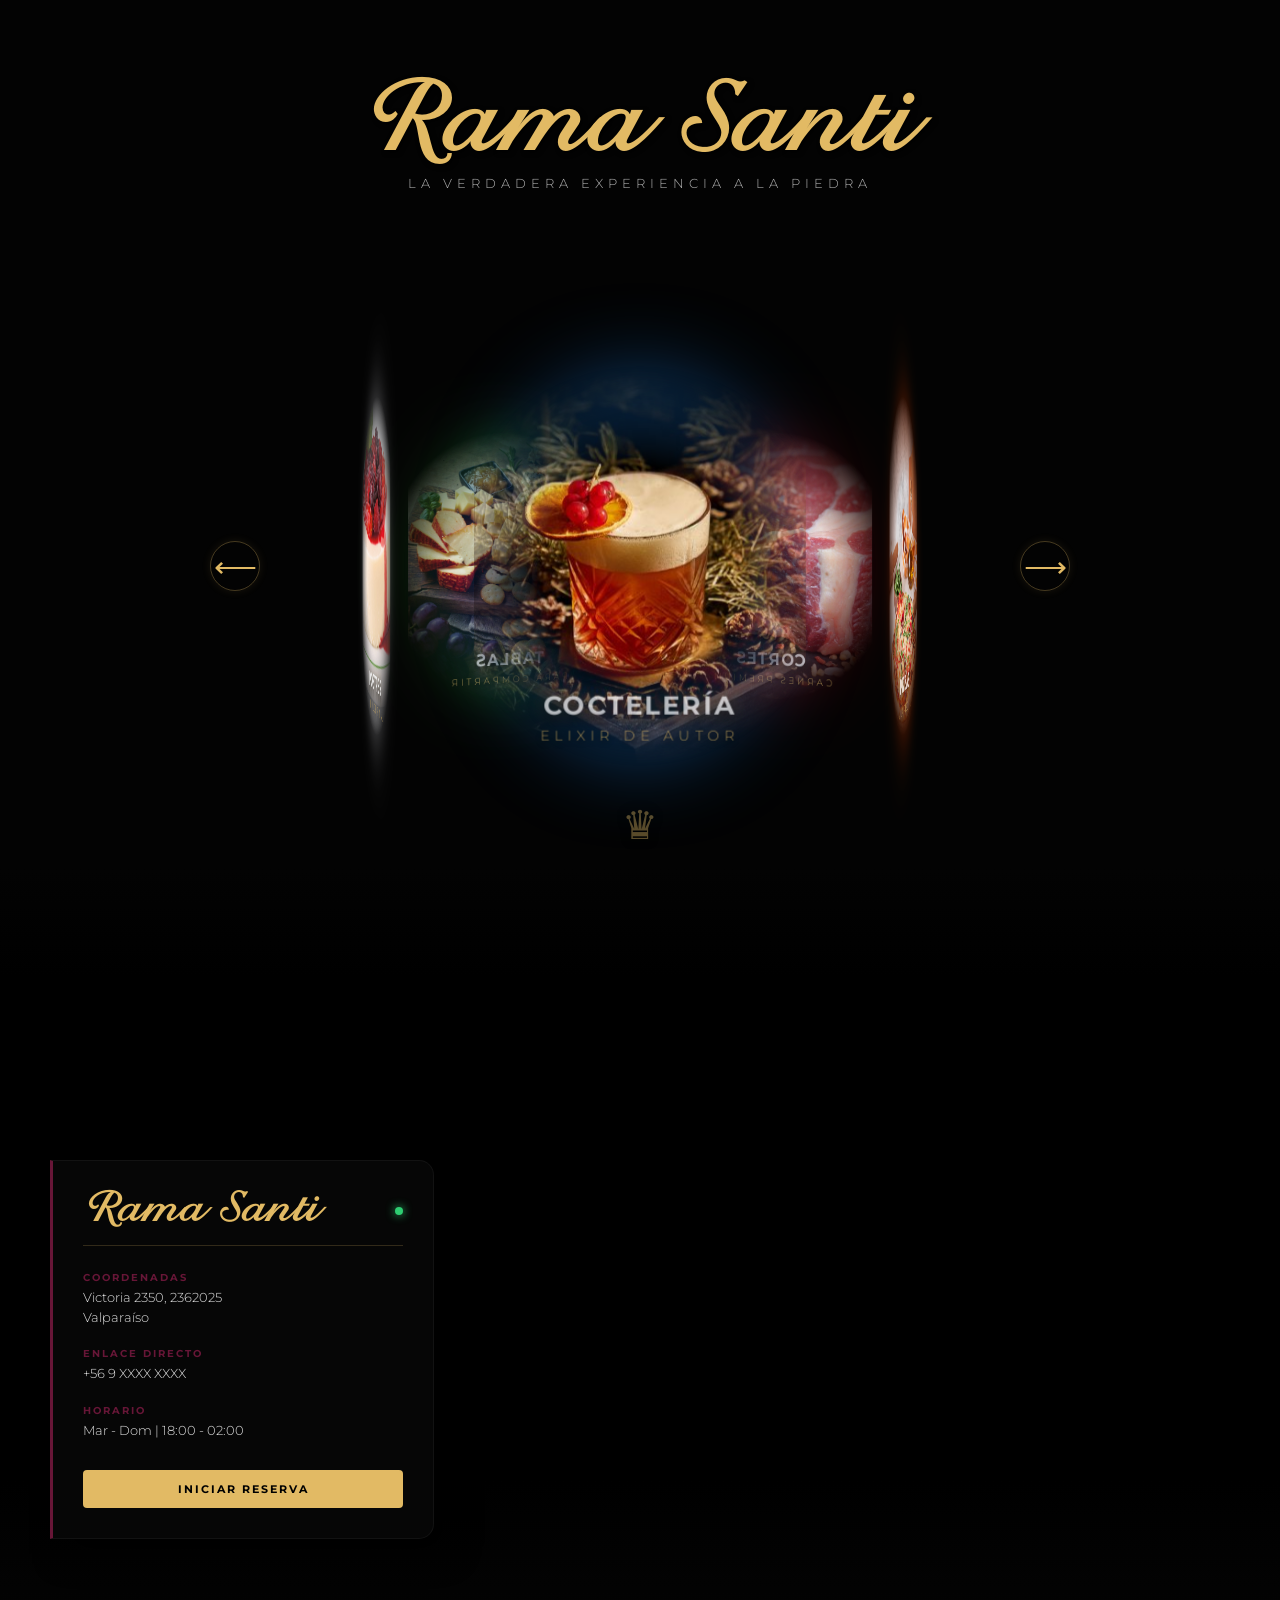
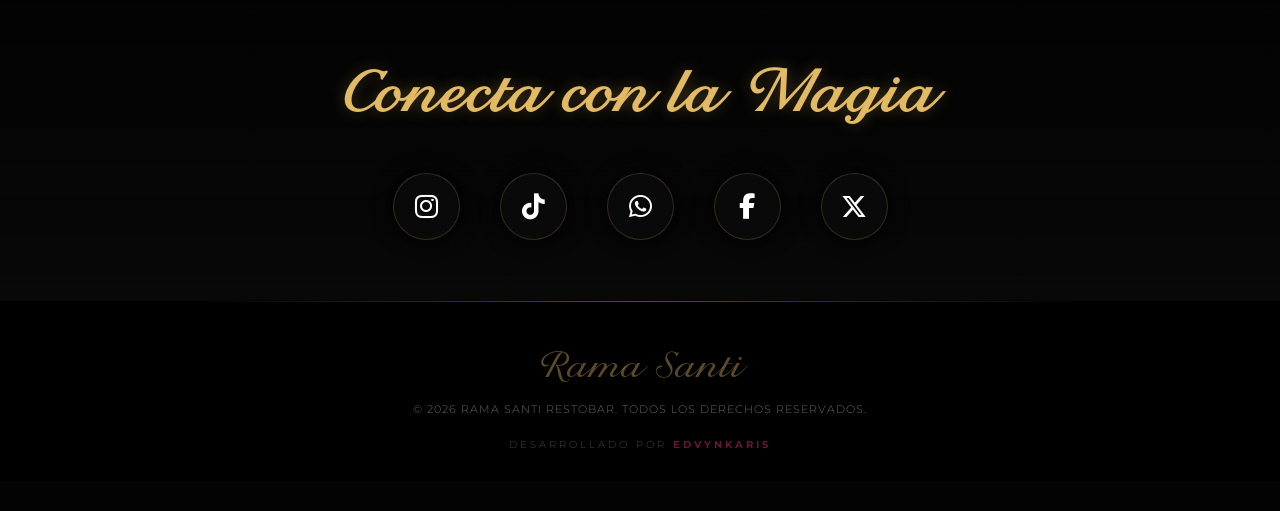
<file: WEB_7/index.html>
<!DOCTYPE html>
<html lang="es">
<head>
    <meta charset="UTF-8">
    <title>Restobar | Menú Mágico</title>
    <link rel="stylesheet" href="web_2.css">
    <link rel="stylesheet" href="https://cdnjs.cloudflare.com/ajax/libs/font-awesome/6.5.1/css/all.min.css">
</head>

<body>
    <header class="seccion-1">
        <h1 id="titulo-principal">Rama Santi</h1>
        <p id="descripcion-principal">La verdadera experiencia a la piedra</p>
    </header>

    <div class="contenedor-carrusel">
        
        <button id="btn-prev" class="btn-elegante btn-izq">⟵</button> 

        <div class="escenario-3d">
            <main class="ruleta" id="ruleta">
                <section class="caja aura-zafiro" style="--i: 0;" data-categoria="cocteleria">
                    <div class="aura-magica"></div>
                    <img src="imgs2/coctel_premium.jpg" alt="Cóctel" class="imagen-magica">
                    <div class="info-plato">
                        <h2>Coctelería</h2>
                        <p>Elixir de Autor</p>
                    </div>
                </section>

                <section class="caja aura-solar" style="--i: 1;" data-categoria="pizzas">
                    <div class="aura-magica"></div>
                    <img src="imgs2/pizza_piedra.avif" alt="Pizza" class="imagen-magica">
                    <div class="info-plato">
                        <h2>Pizzas</h2>
                        <p>A la Piedra</p>
                    </div>
                </section>

                <section class="caja aura-carmesi" style="--i: 2;" data-categoria="cortes">
                    <div class="aura-magica"></div>
                    <img src="imgs2/corte_carne.jpg" alt="Corte" class="imagen-magica">
                    <div class="info-plato">
                        <h2>Cortes</h2>
                        <p>Carnes Premium</p>
                    </div>
                </section>

                <section class="caja aura-esmeralda" style="--i: 3;" data-categoria="tablas">
                    <div class="aura-magica"></div>
                    <img src="imgs2/tabla_queso.jpg" alt="Tabla" class="imagen-magica">
                    <div class="info-plato">
                        <h2>Tablas</h2>
                        <p>Para Compartir</p>
                    </div>
                </section>

                <section class="caja aura-estelar" style="--i: 4;" data-categoria="postres">
                    <div class="aura-magica"></div>
                    <img src="imgs2/postre.jpg" alt="Postre" class="imagen-magica">
                    <div class="info-plato">
                        <h2>Postres</h2>
                        <p>El Dulce Final</p>
                    </div>
                </section>
            </main>
        </div>

        <button id="btn-next" class="btn-elegante btn-der">⟶</button>

    </div>

    <div class="contenedor-corona">
        <button id="btn-volver-mapa" class="btn-corona" title="Volver al Mapa">♛</button>
    </div>

    <div id="zona-dinamica">
        
        <section id="vista-ubicacion" class="seccion-ubicacion animacion-aparicion">
            <iframe class="mapa-negro" src="https://maps.google.com/maps?q=Victoria%202350,%20Valpara%C3%ADso&t=&z=16&ie=UTF8&iwloc=&output=embed" frameborder="0" scrolling="no" marginheight="0" marginwidth="0"></iframe>

            <div class="sombra-mapa"></div>

            <div class="hud-contacto">
                <div class="hud-header">
                    <h2 class="titulo-contacto">Rama Santi</h2>
                    <div class="pulso-live"></div>
                </div>
                
                <div class="hud-body">
                    <div class="hud-item">
                        <span class="hud-label">Coordenadas</span>
                        <p>Victoria 2350, 2362025<br>Valparaíso</p>
                    </div>
                    <div class="hud-item">
                        <span class="hud-label">Enlace Directo</span>
                        <p>+56 9 XXXX XXXX</p>
                    </div>
                    <div class="hud-item">
                        <span class="hud-label">Horario</span>
                        <p>Mar - Dom | 18:00 - 02:00</p>
                    </div>
                </div>

                <a href="#" class="hud-btn">Iniciar Reserva</a>
            </div>
        </section>

        <section id="vista-carta" class="seccion-carta oculto">
            <div class="carta-brillo-fondo"></div>
            <h2 id="carta-titulo" class="carta-titulo">Categoría</h2>
            <div id="carta-contenido" class="lista-platos">
                </div>
        </section>

    </div>

    <section class="pre-footer-redes">
        <h3 class="titulo-redes">Conecta con la Magia</h3>
        <div class="contenedor-redes">
            <a href="#" class="red-item" data-text="Instagram">
                <i class="fa-brands fa-instagram icono"></i>
            </a>
            <a href="#" class="red-item" data-text="TikTok">
                <i class="fa-brands fa-tiktok icono"></i>
            </a>
            <a href="#" class="red-item" data-text="WhatsApp">
                <i class="fa-brands fa-whatsapp icono"></i>
            </a>
            <a href="#" class="red-item" data-text="Facebook">
                <i class="fa-brands fa-facebook-f icono"></i>
            </a>
            <a href="#" class="red-item" data-text="X">
                <i class="fa-brands fa-x-twitter icono"></i>
            </a>
        </div>
    </section>

    <footer class="footer-elegante">
        <div class="footer-linea"></div>
        <div class="footer-contenido">
            <div class="footer-logo">Rama Santi</div>
            <p class="footer-copy">&copy; 2026 Rama Santi Restobar. Todos los derechos reservados.</p>
            <p class="footer-credito">Desarrollado por <span class="resaltado-edvyn">EdvynKaris</span></p>
        </div>
    </footer>

    <script>
        // --- 1. LÓGICA DE LA RULETA (Giro manual) ---
        const ruleta = document.getElementById('ruleta');
        const btnPrev = document.getElementById('btn-prev');
        const btnNext = document.getElementById('btn-next');
        let anguloActual = 0;

        btnNext.addEventListener('click', () => {
            anguloActual -= 72;
            ruleta.style.transform = `rotateY(${anguloActual}deg)`;
        });

        btnPrev.addEventListener('click', () => {
            anguloActual += 72;
            ruleta.style.transform = `rotateY(${anguloActual}deg)`;
        });

        // --- 2. BASE DE DATOS MÁGICA (Menú inventado) ---
        const menuDatos = {
            cocteleria: {
                titulo: "Elixires de Autor",
                items: [
                    { nombre: "Lágrimas de Fénix", desc: "Gin infusionado, frutos rojos silvestres, humo de romero y polvo de oro.", precio: "$8.900" },
                    { nombre: "Beso de la Viuda", desc: "Vodka negro, licor de mora, jugo de lima y neblina de hielo seco.", precio: "$7.500" },
                    { nombre: "Alquimia Cítrica", desc: "Tequila reposado, triple sec, pomelo quemado y sal de gusano.", precio: "$8.000" }
                ]
            },
            pizzas: {
                titulo: "A la Piedra Solar",
                items: [
                    { nombre: "La Ofrenda", desc: "Salsa pomodoro artesanal, mozzarella fior di latte, prosciutto y rúcula fresca.", precio: "$14.500" },
                    { nombre: "Cenizas del Volcán", desc: "Base negra de carbón activado, queso provolone, pepperoni picante y miel ahumada.", precio: "$15.900" },
                    { nombre: "Bosque Encantado", desc: "Mix de setas trufadas, queso parmesano, ajo asado y aceite de trufa blanca.", precio: "$16.500" }
                ]
            },
            cortes: {
                titulo: "Carnes Premium",
                items: [
                    { nombre: "El Sacrificio (Lomo Vetado)", desc: "Corte de 350g sellado al fuego vivo con mantequilla de romero y ajos confitados.", precio: "$18.900" },
                    { nombre: "Tomahawk del Rey", desc: "1.2 kg de pura potencia, madurado por 30 días, acompañado de papas nativas.", precio: "$45.000" },
                    { nombre: "Entraña Mística", desc: "Corte jugoso y tierno, marinado en hierbas oscuras y sal de mar.", precio: "$19.500" }
                ]
            },
            tablas: {
                titulo: "Para Compartir",
                items: [
                    { nombre: "El Ritual del Queso", desc: "Selección de quesos maduros, brie fundido, nueces y miel de ulmo.", precio: "$22.000" },
                    { nombre: "Tabla del Cazador", desc: "Cortes de charcutería artesanal, crudo de res, aceitunas y pan de masa madre.", precio: "$25.500" }
                ]
            },
            postres: {
                titulo: "El Dulce Final",
                items: [
                    { nombre: "Corazón de Obsidiana", desc: "Volcán de chocolate negro 70% con centro líquido y helado de vainilla en rama.", precio: "$7.900" },
                    { nombre: "Nube de Valparaíso", desc: "Panna cotta de lavanda, coulis de arándanos y tierra de pistachos.", precio: "$6.500" }
                ]
            }
        };

        // --- 3. LÓGICA DE INTERACCIÓN (HUD vs CARTA) ---
        const cajas = document.querySelectorAll('.caja');
        const vistaUbicacion = document.getElementById('vista-ubicacion');
        const vistaCarta = document.getElementById('vista-carta');
        const btnVolverMapa = document.getElementById('btn-volver-mapa');
        const cartaTitulo = document.getElementById('carta-titulo');
        const cartaContenido = document.getElementById('carta-contenido');
        const btnCorona = document.querySelector('.contenedor-corona');

        // Al hacer clic en un platillo de la ruleta
        cajas.forEach(caja => {
            caja.addEventListener('click', () => {
                const categoria = caja.getAttribute('data-categoria');
                const datos = menuDatos[categoria];

                // Cambiar el título
                cartaTitulo.innerHTML = datos.titulo;

                // Generar el HTML de los platillos
                cartaContenido.innerHTML = '';
                datos.items.forEach(item => {
                    const htmlItem = `
                        <div class="plato-item">
                            <div class="plato-header">
                                <span class="plato-nombre">${item.nombre}</span>
                                <span class="plato-linea"></span>
                                <span class="plato-precio">${item.precio}</span>
                            </div>
                            <p class="plato-desc">${item.desc}</p>
                        </div>
                    `;
                    cartaContenido.innerHTML += htmlItem;
                });

                // Transición: Ocultar mapa, mostrar carta
                vistaUbicacion.classList.add('oculto');
                vistaUbicacion.classList.remove('animacion-aparicion');
                
                vistaCarta.classList.remove('oculto');
                vistaCarta.classList.add('animacion-aparicion');
                
                btnCorona.classList.add('corona-activa'); // Ilumina la corona
                
                // Hace scroll automático hacia abajo suavemente
                document.getElementById('zona-dinamica').scrollIntoView({ behavior: 'smooth' });
            });
        });

        // Al hacer clic en la coronita para volver
        btnVolverMapa.addEventListener('click', () => {
            // Transición: Ocultar carta, mostrar mapa
            vistaCarta.classList.add('oculto');
            vistaCarta.classList.remove('animacion-aparicion');
            
            vistaUbicacion.classList.remove('oculto');
            vistaUbicacion.classList.add('animacion-aparicion');
            
            btnCorona.classList.remove('corona-activa'); // Apaga la corona
            
            // Hace scroll automático hacia abajo suavemente
            document.getElementById('zona-dinamica').scrollIntoView({ behavior: 'smooth' });
        });

    </script>
</body>
</html>
</file>
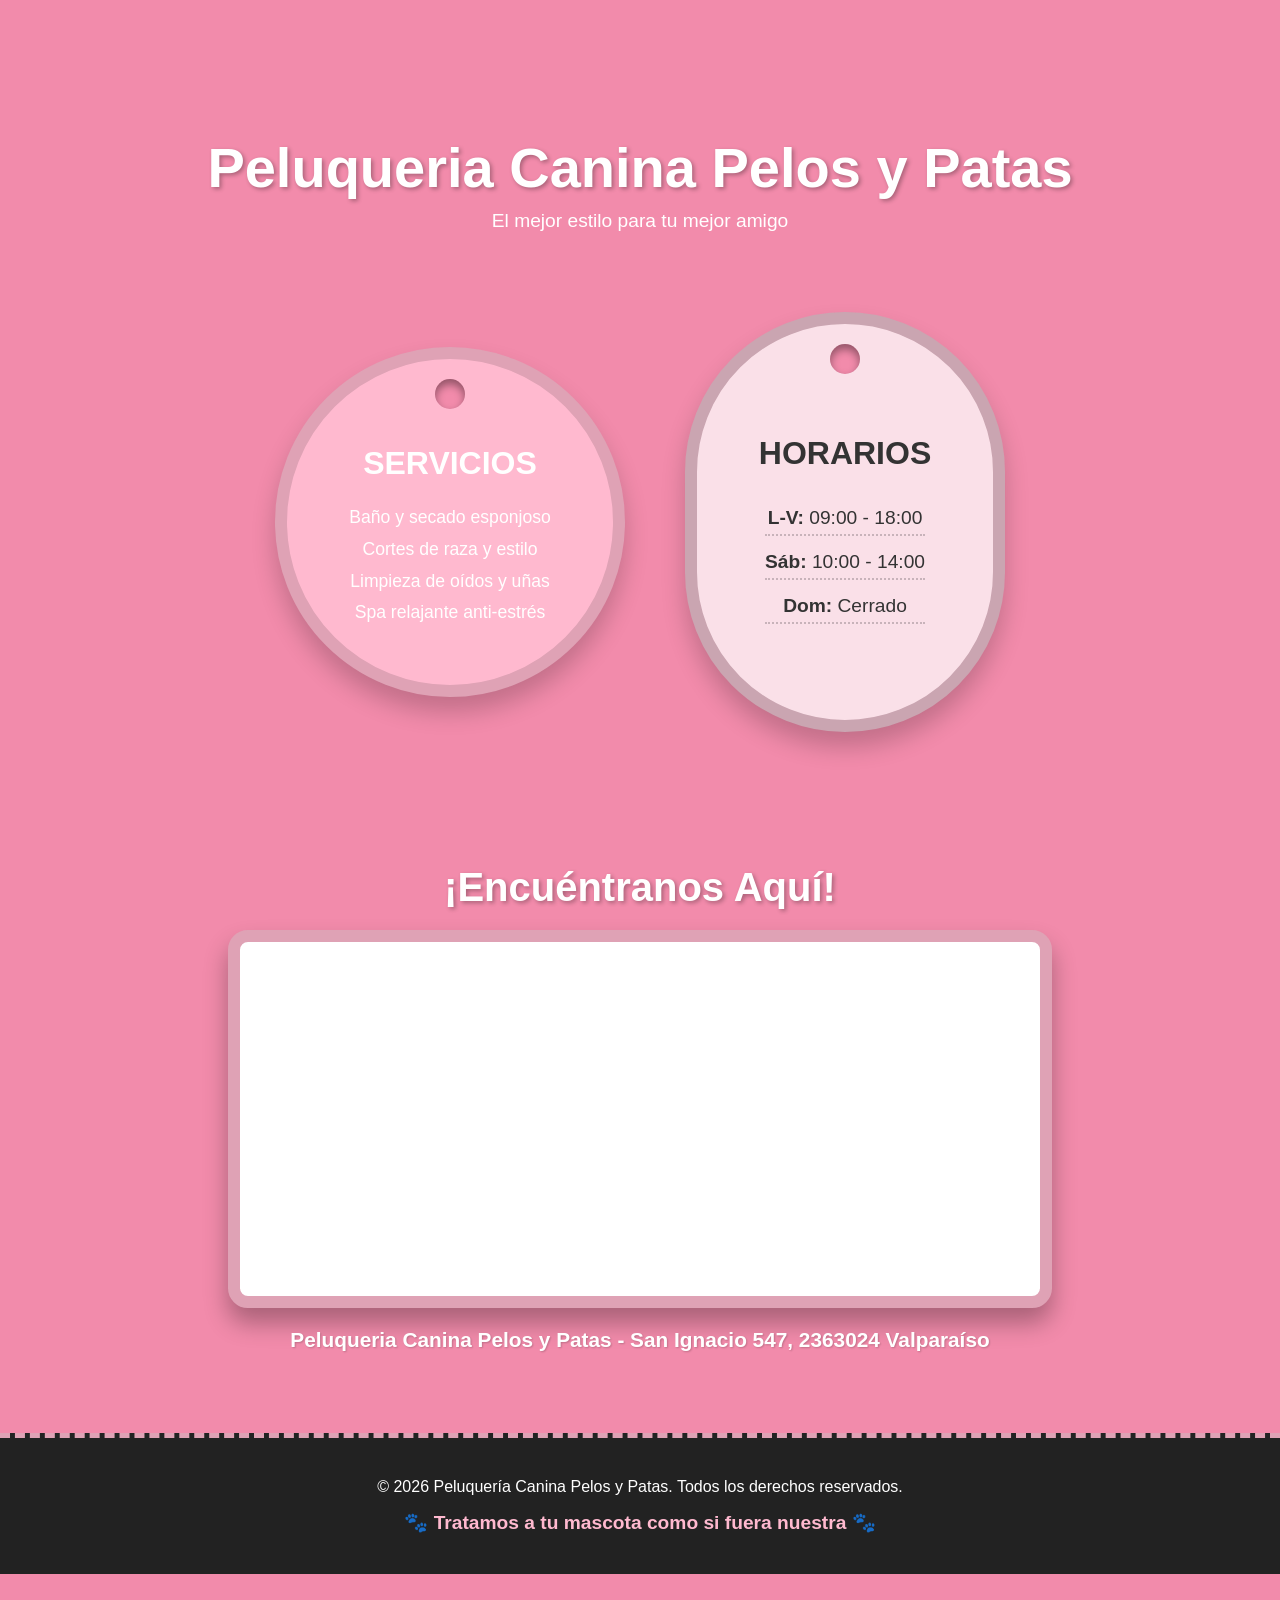
<file: WEB_8/index.html>
<!DOCTYPE html>
<html lang="es">
<head>
    <meta charset="UTF-8">
    <meta name="viewport" content="width=device-width, initial-scale=1.0">
    <title>Canina | Web</title>
    <link rel="stylesheet" href="static/style.css">
</head>
<body>
    <header class="seccion-principal">
        <h1>Peluqueria Canina Pelos y Patas</h1>
        <p>El mejor estilo para tu mejor amigo</p>
    </header>

    <main class="contenedor-placas">
        
        <section class="placa placa-circulo azul">
            <div class="hoyo-argolla"></div>
            <h2>Servicios</h2>
            <ul>
                <li>Baño y secado esponjoso</li>
                <li>Cortes de raza y estilo</li>
                <li>Limpieza de oídos y uñas</li>
                <li>Spa relajante anti-estrés</li>
            </ul>
        </section>

        <section class="placa placa-capsula amarillo">
            <div class="hoyo-argolla"></div>
            <h2>Horarios</h2>
            <div class="horario-detalle">
                <p><strong>L-V:</strong> 09:00 - 18:00</p>
                <p><strong>Sáb:</strong> 10:00 - 14:00</p>
                <p><strong>Dom:</strong> Cerrado</p>
            </div>
        </section>

    </main>

    <section class="pre-footer-mapa">
        <h2>¡Encuéntranos Aquí!</h2>
        <div class="mapa-contenedor">
            <iframe 
                src="https://www.google.com/maps?q=San+Ignacio+547,+Valparaíso&output=embed" 
                width="100%" 
                height="350" 
                style="border:0;" 
                allowfullscreen="" 
                loading="lazy" 
                referrerpolicy="no-referrer-when-downgrade">
            </iframe>
        </div>
        <p class="direccion-texto">Peluqueria Canina Pelos y Patas - San Ignacio 547, 2363024 Valparaíso</p>
    </section>

    <footer class="footer-principal">
        <div class="footer-contenido">
            <p>&copy; 2026 Peluquería Canina Pelos y Patas. Todos los derechos reservados.</p>
            <p class="mensaje-amor">🐾 Tratamos a tu mascota como si fuera nuestra 🐾</p>
        </div>
    </footer>

    <script src="static/script.js"></script>
</body>
</html>
</file>
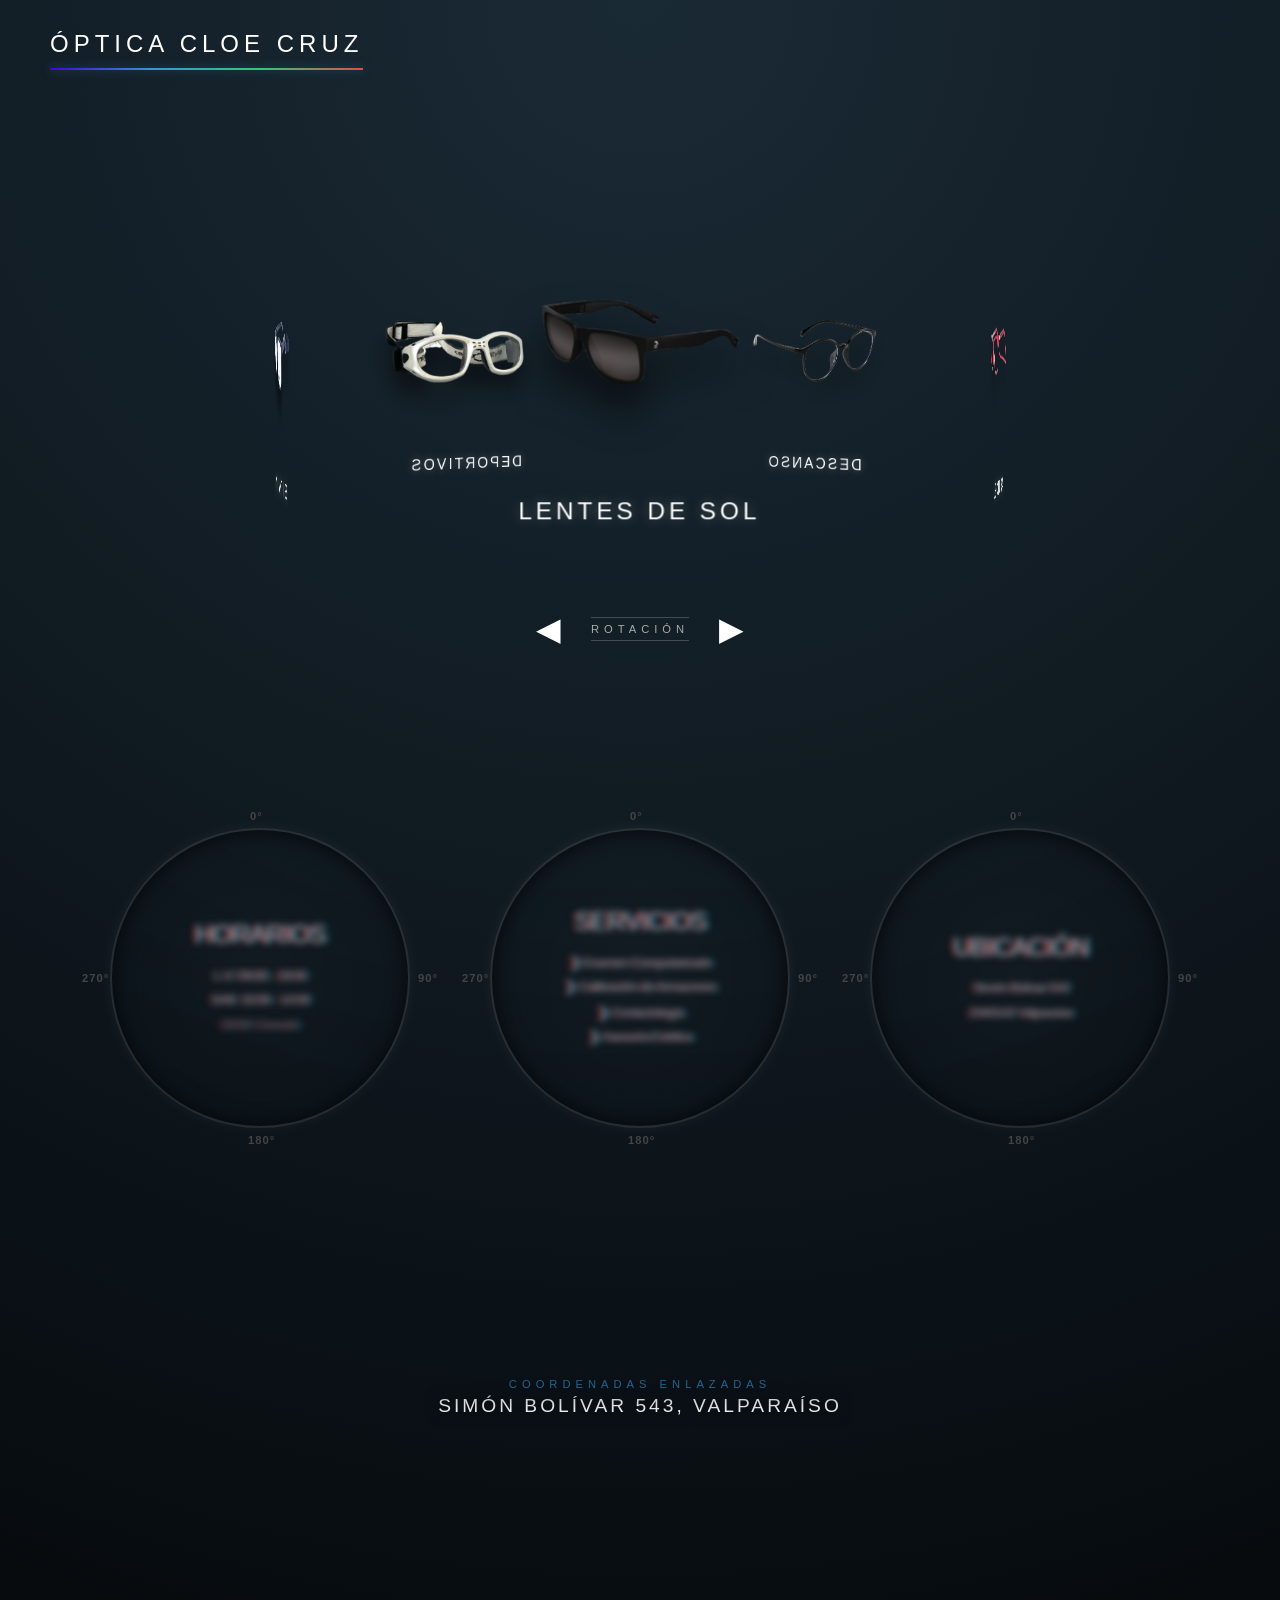
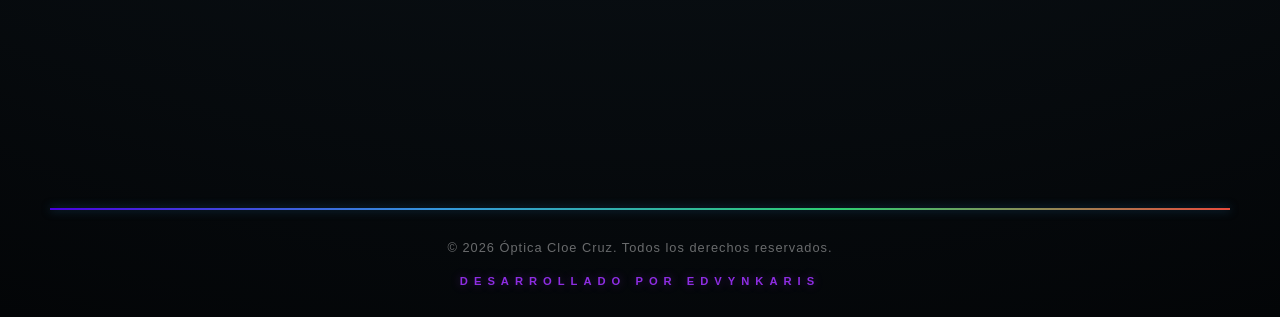
<file: WEB_9/index.html>
<!DOCTYPE html>
<html lang="es">
    <head>
        <meta charset="UTF-8">
        <title>Óptica Cloe Cruz | Interfaz Avanzada</title>
        <link rel="stylesheet" href="static/style.css">
    </head>

    <body>
        <div id="entorno-optico">
            <header class="hud-header">
                <div class="marca">
                    <h1>ÓPTICA CLOE CRUZ</h1>
                    <div class="linea-espectro"></div>
                </div>
            </header>

            <main class="camara-antigravedad">
                <section class="seccion-ruleta" id="seccion-ruleta">
                    <div class="contenedor-ruleta">
                        <div class="ruleta" id="ruleta">
                            <div class="item-lente" style="--i: 1;" data-tipo="sol">
                                <img src="img/lentes-sol.png" alt="Lentes de Sol">
                                <h3 class="texto-fluorescente">LENTES DE SOL</h3>
                            </div>
                            <div class="item-lente" style="--i: 2;" data-tipo="lectura">
                                <img src="img/lentes-lectura.png" alt="Lentes de Lectura">
                                <h3 class="texto-fluorescente">LECTURA</h3>
                            </div>
                            <div class="item-lente" style="--i: 3;" data-tipo="descanso">
                                <img src="img/lentes-descanso.png" alt="Lentes de Descanso">
                                <h3 class="texto-fluorescente">DESCANSO</h3>
                            </div>
                            <div class="item-lente" style="--i: 4;" data-tipo="deportivos">
                                <img src="img/lentes-deportivo.png" alt="Lentes Deportivos">
                                <h3 class="texto-fluorescente">DEPORTIVOS</h3>
                            </div>
                            <div class="item-lente" style="--i: 5;" data-tipo="infantiles">
                                <img src="img/lentes-infantiles.png" alt="Lentes Infantiles">
                                <h3 class="texto-fluorescente">INFANTILES</h3>
                            </div>
                        </div>
                    </div>
                    
                    <div class="controles-holograficos">
                        <button id="btn-prev">◀</button>
                        <span class="eje-rotacion">ROTACIÓN</span>
                        <button id="btn-next">▶</button>
                    </div>
                </section>

                <section class="seccion-catalogo oculto" id="seccion-catalogo">
                    <button id="btn-volver" class="btn-interfaz">❮ RECALIBRAR VISIÓN</button>
                    <h2 id="titulo-catalogo" class="texto-fluorescente">CATÁLOGO</h2>
                    <div class="grilla-catalogo" id="grilla-catalogo"></div>
                </section>
            </main>

            <section class="zona-calibracion">
                
                <div class="lente-prueba">
                    <div class="aro-optico">
                        <span class="marcador-eje">0°</span>
                        <span class="marcador-eje">90°</span>
                        <span class="marcador-eje">180°</span>
                        <span class="marcador-eje">270°</span>
                    </div>
                    <div class="cristal-refractor">
                        <div class="datos-aberracion">
                            <h4>Horarios</h4>
                            <p>L-V: 09:00 - 19:00</p>
                            <p>SAB: 10:00 - 14:00</p>
                            <p class="txt-apagado">DOM: Cerrado</p>
                        </div>
                    </div>
                </div>

                <div class="lente-prueba">
                    <div class="aro-optico">
                        <span class="marcador-eje">0°</span>
                        <span class="marcador-eje">90°</span>
                        <span class="marcador-eje">180°</span>
                        <span class="marcador-eje">270°</span>
                    </div>
                    <div class="cristal-refractor">
                        <div class="datos-aberracion">
                            <h4>Servicios</h4>
                            <p>❯ Examen Computarizado</p>
                            <p>❯ Calibración de Armazones</p>
                            <p>❯ Contactología</p>
                            <p>❯ Asesoría Estética</p>
                        </div>
                    </div>
                </div>

                <div class="lente-prueba">
                    <div class="aro-optico">
                        <span class="marcador-eje">0°</span>
                        <span class="marcador-eje">90°</span>
                        <span class="marcador-eje">180°</span>
                        <span class="marcador-eje">270°</span>
                    </div>
                    <div class="cristal-refractor">
                        <div class="datos-aberracion">
                            <h4>Ubicación</h4>
                            <p>Simón Bolívar 543</p>
                            <p>2340142 Valparaíso</p>
                        </div>
                    </div>
                </div>

            </section>

            <section class="radar-ubicacion">
                <div class="coordenadas-overlay">
                    <p>COORDENADAS ENLAZADAS</p>
                    <span>SIMÓN BOLÍVAR 543, VALPARAÍSO</span>
                </div>
                <iframe 
                    src="https://maps.google.com/maps?q=Simon%20Bol%C3%ADvar%20543,%20Valpara%C3%ADso&t=&z=16&ie=UTF8&iwloc=&output=embed" 
                    width="100%" 
                    height="450" 
                    style="border:0;" 
                    allowfullscreen="" 
                    loading="lazy">
                </iframe>
            </section>

            <footer class="hud-footer">
                <div class="linea-espectro"></div>
                <div class="footer-contenido">
                    <p>© 2026 Óptica Cloe Cruz. Todos los derechos reservados.</p>
                    <p class="firma-dev">DESARROLLADO POR EDVYNKARIS</p>
                </div>
            </footer>
        </div>
        <script src="static/script.js"></script>
    </body>
</html>
</file>
<file: WEB_10/static/style.css>
:root {
    /* MODO OSCURO (Por defecto) */
    --bg-main: #0a0a0a;
    --bg-secondary: #050505;
    --bg-footer: #000000;
    --bg-card: rgba(20, 20, 20, 0.6);
    --bg-nav: rgba(10, 10, 10, 0.8);
    --bg-input: rgba(255, 255, 255, 0.03);
    
    --text-main: #F8FAFC;
    --text-muted: #94A3B8;
    
    --border-subtle: rgba(255, 255, 255, 0.05);
    --border-accent: rgba(0, 255, 34, 0.1);
    
    /* Filtro para el mapa de Google en Modo Oscuro */
    --map-filter: invert(90%) hue-rotate(180deg) contrast(110%);
    
    /* Colores base intactos */
    --accent-cyan: #00ff22;   
    --accent-purple: #fffb00; 
}

/* MODO CLARO */
[data-theme="light"] {
    --bg-main: #ffffff;
    --bg-secondary: #f4f4f5;
    --bg-footer: #e4e4e7;
    --bg-card: rgba(255, 255, 255, 0.85);
    --bg-nav: rgba(255, 255, 255, 0.9);
    --bg-input: rgba(0, 0, 0, 0.03);
    
    --text-main: #09090b;
    --text-muted: #52525b;
    
    --border-subtle: rgba(0, 0, 0, 0.1);
    --border-accent: rgba(0, 255, 34, 0.4);

    /* Sin filtro para el mapa en Modo Claro */
    --map-filter: none;
}

* { margin: 0; padding: 0; box-sizing: border-box; font-family: 'Inter', sans-serif; }
html { scroll-behavior: smooth; }
body { background-color: var(--bg-main); color: var(--text-main); overflow-x: hidden; transition: background-color 0.4s ease, color 0.4s ease; }

/* --- NAVBAR --- */
.navbar { display: flex; justify-content: space-between; align-items: center; padding: 1.5rem 5%; background: var(--bg-nav); backdrop-filter: blur(12px); position: fixed; width: 100%; z-index: 100; border-bottom: 1px solid var(--border-accent); transition: background 0.4s ease; }
.logo { font-size: 1.5rem; font-weight: 900; letter-spacing: 1px; }
.logo span { color: var(--accent-cyan); }
.nav-links { display: flex; gap: 2rem; list-style: none; align-items: center; }
.nav-links a { color: var(--text-main); text-decoration: none; font-weight: 500; transition: 0.3s; }
.nav-links a:hover { color: var(--accent-cyan); }

/* --- DEGRADADO PARA EL LOGO --- */
.logo-gradient { background: linear-gradient(to right, var(--accent-cyan), var(--accent-purple)); -webkit-background-clip: text; -webkit-text-fill-color: transparent; font-weight: 900; }

/* --- BOTONES --- */
.btn-primary { background: var(--accent-cyan); color: #000; border: none; padding: 0.6rem 1.5rem; border-radius: 6px; font-weight: 700; cursor: pointer; transition: 0.2s; }
.btn-primary:hover { transform: translateY(-2px); box-shadow: 0 5px 15px rgba(0, 255, 34, 0.3); }
.btn-glow { background: linear-gradient(45deg, var(--accent-cyan), var(--accent-purple)); color: #000; border: none; padding: 1rem 2rem; border-radius: 8px; font-weight: bold; cursor: pointer; box-shadow: 0 0 20px rgba(0, 255, 34, 0.4); transition: 0.3s; }
.btn-glow:hover { box-shadow: 0 0 30px rgba(255, 251, 0, 0.6); transform: scale(1.05); }
.btn-outline { background: transparent; color: var(--accent-cyan); border: 2px solid var(--accent-cyan); padding: 1rem 2rem; border-radius: 8px; font-weight: bold; cursor: pointer; transition: 0.3s; }
.btn-outline:hover { background: rgba(0, 255, 34, 0.1); color: var(--text-main); }
.btn-sm { padding: 0.4rem 1rem; font-size: 0.9rem; border-width: 1px; }

/* --- HERO SECTION --- */
.hero { min-height: 100vh; display: flex; align-items: center; justify-content: space-between; padding: 0 10%; position: relative; }
.hero-content { max-width: 50%; z-index: 10; }
.hero h1 { font-size: 4.5rem; font-weight: 900; line-height: 1.1; margin-bottom: 1.5rem; }
.text-gradient { background: linear-gradient(to right, var(--text-main), var(--accent-cyan)); -webkit-background-clip: text; -webkit-text-fill-color: transparent; }
.hero p { font-size: 1.2rem; color: var(--text-muted); margin-bottom: 2.5rem; line-height: 1.6; }
.cta-group { display: flex; gap: 1.5rem; }

/* --- GLASSMORPHISM & GRAFICOS --- */
.hero-graphics { position: relative; width: 40%; display: flex; justify-content: center; align-items: center; }
.orb { position: absolute; border-radius: 50%; filter: blur(80px); opacity: 0.5; animation: float 6s infinite ease-in-out; }
.orb-1 { width: 300px; height: 300px; background: var(--accent-cyan); top: -50px; left: -50px; }
.orb-2 { width: 250px; height: 250px; background: var(--accent-purple); bottom: -50px; right: -50px; animation-delay: -3s; }

.glass-card { background: var(--bg-card); backdrop-filter: blur(16px); -webkit-backdrop-filter: blur(16px); border: 1px solid var(--border-subtle); border-radius: 20px; padding: 2.5rem; width: 100%; z-index: 2; box-shadow: 0 25px 50px -12px rgba(0,0,0,0.2); transition: background 0.4s ease, border-color 0.4s ease; }

/* --- ESTILOS PARA LA TARJETA CON VIDEO --- */
.video-card { padding: 0.8rem; display: flex; justify-content: center; align-items: center; }
.promo-video { width: 100%; height: 250px; border-radius: 12px; box-shadow: 0 10px 30px rgba(0, 0, 0, 0.5); border: 1px solid var(--border-subtle); pointer-events: none; }

/* --- FEATURES --- */
.features { padding: 100px 10%; background: var(--bg-secondary); position: relative; z-index: 10; transition: background 0.4s ease; }
.section-title { text-align: center; font-size: 2.5rem; margin-bottom: 4rem; }
.grid { display: grid; grid-template-columns: repeat(auto-fit, minmax(300px, 1fr)); gap: 2rem; }
.feature-card { background: var(--bg-card); border: 1px solid var(--border-subtle); padding: 2.5rem; border-radius: 15px; transition: 0.4s; }
.feature-card:hover { transform: translateY(-10px); border-color: var(--accent-cyan); box-shadow: 0 10px 30px rgba(0, 255, 34, 0.1); }
.feature-card h3 { font-size: 1.5rem; margin-bottom: 1rem; color: var(--accent-cyan); }

/* --- PRODUCTOS (BENTO GRID VIDRIERIA) --- */
.productos { padding: 100px 10%; background: var(--bg-main); position: relative; z-index: 10; }
.bento-grid { display: grid; grid-template-columns: repeat(3, 1fr); grid-auto-rows: minmax(200px, auto); gap: 1.5rem; }
.bento-item { position: relative; overflow: hidden; padding: 2.5rem; display: flex; flex-direction: column; justify-content: flex-end; transition: all 0.5s cubic-bezier(0.4, 0, 0.2, 1); }
.item-large { grid-column: span 2; grid-row: span 2; }
.bento-item h3 { font-size: 1.5rem; color: var(--text-main); margin-bottom: 1rem; position: relative; z-index: 2; }
.item-large h3 { font-size: 2.5rem; }
.bento-item p { color: var(--text-muted); font-size: 1rem; line-height: 1.6; position: relative; z-index: 2; }
.bento-glow { position: absolute; width: 200px; height: 200px; background: radial-gradient(circle, rgba(0, 255, 34, 0.15) 0%, transparent 70%); bottom: -50px; right: -50px; z-index: 1; transition: 0.5s; }
.bento-item:hover { transform: translateY(-5px) scale(1.02); border-color: var(--accent-cyan); box-shadow: 0 15px 35px rgba(0, 255, 34, 0.15); }
.bento-item:hover .bento-glow { transform: scale(1.5); background: radial-gradient(circle, rgba(255, 251, 0, 0.15) 0%, transparent 70%); }
.badge { position: absolute; top: 2rem; right: 2rem; background: linear-gradient(90deg, var(--accent-cyan), var(--accent-purple)); color: #000; padding: 0.4rem 1rem; border-radius: 50px; font-size: 0.8rem; font-weight: 900; text-transform: uppercase; letter-spacing: 1px; z-index: 2; }

/* --- SERVICIOS (LISTA INTERACTIVA NEÓN) --- */
.servicios { padding: 100px 10%; background: var(--bg-secondary); transition: background 0.4s ease; }
.services-container { display: flex; flex-direction: column; gap: 1rem; }
.service-row { display: flex; align-items: center; justify-content: space-between; padding: 2rem; background: transparent; border: 1px solid var(--border-subtle); border-radius: 12px; transition: all 0.4s ease; cursor: pointer; position: relative; overflow: hidden; }
.service-number { font-size: 1.5rem; font-weight: 900; color: var(--border-accent); min-width: 60px; transition: 0.4s; }
.service-info { flex-grow: 1; padding: 0 2rem; transition: 0.4s; }
.service-info h3 { font-size: 1.4rem; color: var(--text-main); margin-bottom: 0.5rem; transition: 0.4s; }
.service-info p { color: var(--text-muted); font-size: 0.95rem; transition: 0.4s; }
.service-icon { font-size: 2rem; opacity: 0.5; transition: 0.4s; transform: translateX(20px); }
.service-row:hover { background: var(--accent-cyan); border-color: var(--accent-cyan); transform: scale(1.02); box-shadow: 0 10px 30px rgba(0, 255, 34, 0.3); }
.service-row:hover .service-number, .service-row:hover .service-info h3, .service-row:hover .service-info p { color: #000; }
.service-row:hover .service-icon { opacity: 1; transform: translateX(0); }

/* --- UBICACIÓN Y MAPA --- */
.ubicacion { padding: 100px 10%; background: var(--bg-main); transition: background 0.4s ease; position: relative; z-index: 10; }
.map-wrapper { display: flex; justify-content: center; }
.map-card { display: flex; flex-direction: column; gap: 2rem; padding: 2rem; max-width: 900px; width: 100%; }
.map-info h3 { font-size: 1.8rem; color: var(--accent-cyan); margin-bottom: 1rem; }
.map-info p { color: var(--text-muted); font-size: 1.1rem; line-height: 1.6; margin-bottom: 0.5rem; }
.map-container { width: 100%; border-radius: 12px; overflow: hidden; border: 1px solid var(--border-subtle); }
.map-container iframe { width: 100%; display: block; filter: var(--map-filter); transition: filter 0.4s ease; }

/* --- ANIMACIONES GLOBALES --- */
@keyframes float { 0%, 100% { transform: translateY(0); } 50% { transform: translateY(-20px); } }
@keyframes load { to { width: 100%; } }
.reveal { opacity: 0; transform: translateY(50px); transition: all 0.8s cubic-bezier(0.5, 0, 0, 1); }
.reveal.active { opacity: 1; transform: translateY(0); }

/* --- FOOTER --- */
.footer { background: var(--bg-footer); padding: 4rem 10% 2rem; border-top: 1px solid var(--border-accent); transition: background 0.4s ease; }
.footer-content { display: flex; justify-content: space-between; align-items: center; flex-wrap: wrap; margin-bottom: 3rem; gap: 2rem; }
.footer-brand h3 { color: var(--accent-cyan); font-size: 1.8rem; margin-bottom: 0.5rem; }
.footer-brand p { color: var(--text-muted); font-size: 0.95rem; max-width: 300px; }
.footer-links { display: flex; gap: 2rem; }
.footer-links a { color: var(--text-muted); text-decoration: none; font-size: 0.95rem; font-weight: 500; transition: 0.3s; }
.footer-links a:hover { color: var(--accent-cyan); transform: translateY(-2px); display: inline-block; }
.footer-bottom { text-align: center; border-top: 1px solid var(--border-subtle); padding-top: 2rem; color: var(--text-muted); font-size: 0.85rem; }

/* --- MODALES --- */
.modal-overlay { position: fixed; top: 0; left: 0; width: 100%; height: 100%; background: rgba(0, 0, 0, 0.7); backdrop-filter: blur(8px); display: flex; justify-content: center; align-items: center; z-index: 1000; opacity: 0; visibility: hidden; transition: 0.4s ease; }
.modal-overlay.active { opacity: 1; visibility: visible; }
.modal-content { width: 100%; max-width: 450px; position: relative; transform: translateY(-50px) scale(0.95); transition: 0.4s cubic-bezier(0.175, 0.885, 0.32, 1.275); }
.modal-overlay.active .modal-content { transform: translateY(0) scale(1); }
.close-btn, .close-btn-info { position: absolute; top: 20px; right: 25px; font-size: 1.8rem; color: var(--text-muted); cursor: pointer; transition: 0.2s; line-height: 1; }
.close-btn:hover, .close-btn-info:hover { color: var(--accent-cyan); transform: rotate(90deg); }
.modal-title { color: var(--accent-cyan); margin-bottom: 0.5rem; }
.modal-desc { color: var(--text-muted); font-size: 0.95rem; line-height: 1.6; margin-bottom: 1.5rem; }
.contact-form { display: flex; flex-direction: column; gap: 1rem; }
.contact-form input, .contact-form textarea { width: 100%; padding: 0.9rem; border-radius: 8px; background: var(--bg-input); border: 1px solid var(--border-accent); color: var(--text-main); outline: none; transition: 0.3s; }
.contact-form input:focus, .contact-form textarea:focus { border-color: var(--accent-cyan); background: rgba(0, 255, 34, 0.05); box-shadow: 0 0 15px rgba(0, 255, 34, 0.1); }
.w-100 { width: 100%; padding: 0.8rem; font-size: 1rem; }

/* --- RESPONSIVE --- */
@media (max-width: 900px) {
    .hero { flex-direction: column; text-align: center; padding-top: 150px; }
    .hero-content, .hero-graphics { max-width: 100%; width: 100%; }
    .hero h1 { font-size: 3rem; }
    .cta-group { justify-content: center; flex-wrap: wrap; }
    .hero-graphics { margin-top: 4rem; }
    .nav-links { display: none; }
    .bento-grid { grid-template-columns: 1fr; }
    .item-large { grid-column: span 1; grid-row: span 1; }
    .service-row { flex-direction: column; text-align: center; gap: 1rem; padding: 1.5rem; }
    .service-info { padding: 0; }
    .service-icon { transform: translateX(0); }
    .map-card { padding: 1.5rem; }
}
</file>
<file: WEB_12/static/style.css>
:root {
    --bg-main: #020202; 
    --bg-panel: #070707; 
    --accent-red: #FF003C; 
    --text-main: #E0E0E0; 
    --text-muted: #888;
    --border-color: rgba(255, 0, 60, 0.3);
}

/* VARIABLES MODO CLARO */
body.light-mode {
    --bg-main: #f4f4f5;
    --bg-panel: #ffffff;
    --text-main: #111111;
    --text-muted: #555555;
    --border-color: rgba(255, 0, 60, 0.5);
}

* { margin: 0; padding: 0; box-sizing: border-box; font-family: 'JetBrains Mono', monospace; }
html { scroll-behavior: smooth; }
body { background-color: var(--bg-main); color: var(--text-main); overflow-x: hidden; transition: background-color 0.4s, color 0.4s; }

/* --- 1. SPLASH SCREEN (INTRO) --- */
.splash-screen {
    position: fixed; top: 0; left: 0; width: 100vw; height: 100vh;
    background: #000; z-index: 9999; display: flex; justify-content: center; align-items: center;
    transition: opacity 0.8s cubic-bezier(0.16, 1, 0.3, 1), visibility 0.8s;
}
.splash-screen.hidden { opacity: 0; visibility: hidden; }
.splash-logo {
    font-size: 8rem; font-weight: 900; letter-spacing: 10px;
    background: linear-gradient(90deg, #111 0%, #fff 50%, #111 100%);
    background-size: 200% auto; color: transparent; -webkit-background-clip: text; background-clip: text;
    animation: shine 2s linear infinite;
}
@keyframes shine { to { background-position: 200% center; } }

/* --- 2. FONDO GLOBAL DINÁMICO (ORBES HOLOGRÁFICOS) --- */
.cyber-bg { position: fixed; top: 0; left: 0; width: 100vw; height: 100vh; z-index: -1; overflow: hidden; pointer-events: none; }
.cyber-orb { position: absolute; border-radius: 50%; filter: blur(120px); opacity: 0.15; animation: drift 20s infinite alternate ease-in-out; transition: opacity 0.4s; }
body.light-mode .cyber-orb { opacity: 0.08; filter: blur(90px); }
.c-orb-1 { width: 400px; height: 400px; background: var(--accent-red); top: 10%; left: 15%; animation-duration: 25s; }
.c-orb-2 { width: 350px; height: 350px; background: #00E5FF; bottom: 10%; right: 10%; animation-duration: 30s; animation-direction: alternate-reverse; }
.c-orb-3 { width: 500px; height: 500px; background: #7C3AED; top: 40%; left: 50%; animation-duration: 20s; }
@keyframes drift { 0% { transform: translate(0, 0) scale(1); } 100% { transform: translate(50px, -50px) scale(1.2); } }

/* --- 3. TRANSICIÓN DE IDIOMAS (ES/EN) --- */
[data-i18n], [data-i18n-ph] { transition: opacity 0.3s ease, transform 0.3s ease; }
.lang-transitioning { opacity: 0 !important; transform: translateY(-5px); }

/* --- NAVEGACIÓN FLOTANTE (ISLA DINÁMICA) --- */
.sleek-nav { position: fixed; top: 20px; left: 50%; transform: translateX(-50%); width: 95%; max-width: 1100px; background: rgba(5,5,5,0.85); backdrop-filter: blur(20px); border: 1px solid var(--border-color); border-radius: 50px; display: flex; justify-content: space-between; align-items: center; padding: 0.8rem 2rem; z-index: 1000; box-shadow: 0 10px 30px rgba(0,0,0,0.8); transition: 0.4s; }
body.light-mode .sleek-nav { background: rgba(255,255,255,0.85); box-shadow: 0 10px 30px rgba(0,0,0,0.1); }
.sleek-nav .logo { font-size: 1.4rem; font-weight: 900; letter-spacing: 2px; color: var(--text-main); text-transform: uppercase; transition: 0.4s; }
.sleek-nav .nav-links { display: flex; gap: 2rem; list-style: none; }
.sleek-nav .nav-links a { color: var(--text-main); text-decoration: none; font-weight: 700; font-size: 0.9rem; transition: 0.3s; text-transform: uppercase;}
.sleek-nav .nav-links a:hover { color: var(--accent-red); }

.nav-controls { display: flex; gap: 10px; align-items: center; }
.control-btn { background: transparent; color: var(--text-main); border: 1px solid var(--border-color); border-radius: 50%; width: 40px; height: 40px; font-weight: 900; font-size: 0.9rem; cursor: pointer; transition: 0.3s; display: flex; justify-content: center; align-items: center; }
.control-btn:hover { background: var(--accent-red); color: #fff; border-color: var(--accent-red); }

.btn-cart-sleek { background: var(--accent-red); color: #fff; border: none; padding: 0.6rem 1.5rem; border-radius: 30px; font-weight: 900; font-size: 1rem; cursor: pointer; transition: 0.3s; display: flex; gap: 8px; align-items: center; }
.btn-cart-sleek:hover { background: var(--text-main); color: var(--accent-red); box-shadow: 0 0 20px var(--accent-red); transform: scale(1.05); }

/* --- 4. BOTÓN SOCIAL FLOTANTE (FAB) RENOVADO --- */
.social-fab { position: fixed; bottom: 30px; right: 30px; z-index: 900; display: flex; flex-direction: column; align-items: center; gap: 15px; }
.social-menu { display: flex; flex-direction: column; gap: 10px; opacity: 0; visibility: hidden; transform: translateY(20px); transition: 0.4s cubic-bezier(0.175, 0.885, 0.32, 1.275); }
.social-menu.active { opacity: 1; visibility: visible; transform: translateY(0); }
.social-item { width: 45px; height: 45px; border-radius: 50%; display: flex; justify-content: center; align-items: center; background: rgba(10,10,10,0.8); border: 1px solid var(--text-muted); color: var(--text-main); transition: 0.3s; box-shadow: 0 5px 15px rgba(0,0,0,0.5); backdrop-filter: blur(5px); }
body.light-mode .social-item { background: rgba(255,255,255,0.9); }
.social-item:hover { transform: scale(1.1); border-color: var(--accent-red); color: var(--accent-red); box-shadow: 0 0 20px rgba(255,0,60,0.4); }
.social-item svg { width: 22px; height: 22px; fill: currentColor; }

/* El botón principal de las redes, cero bloques de color, pura tipografía glowing */
.social-btn-main {
    background: transparent; color: var(--text-main); border: none; font-size: 1.8rem; font-weight: 900;
    letter-spacing: 2px; cursor: pointer; text-shadow: 0 0 10px rgba(255,255,255,0.2); transition: 0.3s;
}
.social-btn-main:hover { color: var(--accent-red); text-shadow: 0 0 20px var(--accent-red); transform: scale(1.1); }

/* --- BOTONES ASIMÉTRICOS GLOBALES --- */
.btn-slanted { display: inline-block; background: var(--accent-red); color: #fff; border: none; padding: 1rem 2.5rem; font-weight: 900; letter-spacing: 2px; cursor: pointer; clip-path: polygon(20px 0, 100% 0, calc(100% - 20px) 100%, 0 100%); transition: 0.3s; text-transform: uppercase; text-decoration: none; text-align: center; }
.btn-slanted:hover { background: var(--text-main); color: var(--accent-red); box-shadow: 0 0 30px var(--accent-red); transform: scale(1.05); }
.btn-outline-slanted { display: inline-block; background: transparent; color: var(--text-main); border: 1px solid var(--accent-red); padding: 1rem 2.5rem; font-weight: 900; letter-spacing: 2px; cursor: pointer; clip-path: polygon(20px 0, 100% 0, calc(100% - 20px) 100%, 0 100%); transition: 0.3s; text-transform: uppercase; text-align: center; }
.btn-outline-slanted:hover { background: var(--accent-red); color: #fff; }
.w-100 { width: 100%; }

/* --- HERO NEXUS --- */
.hero-nexus { min-height: 100vh; padding: 0 5%; display: flex; align-items: center; justify-content: center; position: relative; }
.nexus-bg-grid { position: absolute; top: 0; left: 0; width: 100%; height: 100%; background-image: linear-gradient(rgba(255, 0, 60, 0.05) 1px, transparent 1px), linear-gradient(90deg, rgba(255, 0, 60, 0.05) 1px, transparent 1px); background-size: 80px 80px; z-index: 0; opacity: 0.5; transition: 0.4s;}
body.light-mode .nexus-bg-grid { background-image: linear-gradient(rgba(255, 0, 60, 0.1) 1px, transparent 1px), linear-gradient(90deg, rgba(255, 0, 60, 0.1) 1px, transparent 1px); }

.nexus-content { position: relative; z-index: 10; display: flex; flex-direction: column; align-items: center; text-align: center; margin-top: 50px; }
.hero-title-single { font-size: 8vw; font-weight: 900; letter-spacing: 5px; text-transform: uppercase; color: transparent; -webkit-text-stroke: 2px var(--text-muted); margin-bottom: 2rem; position: relative; transition: all 0.4s ease; cursor: default; }
.hero-title-single:hover { color: var(--text-main); -webkit-text-stroke: 0px; text-shadow: 0 0 30px var(--accent-red), 0 0 60px var(--accent-red); transform: scale(1.02); }

.nexus-data-shard { background: rgba(10,10,10,0.7); border-left: 3px solid var(--accent-red); padding: 2rem; max-width: 700px; margin-bottom: 3rem; text-align: left; clip-path: polygon(0 0, 100% 0, calc(100% - 30px) 100%, 0 100%); backdrop-filter: blur(8px); transition: 0.4s;}
body.light-mode .nexus-data-shard { background: rgba(255,255,255,0.8); box-shadow: 0 10px 30px rgba(0,0,0,0.05); }
.nexus-data-shard p { font-size: 1rem; color: var(--text-main); line-height: 1.6; margin-bottom: 1.5rem; font-family: 'Inter', sans-serif;}
.nexus-stats { display: flex; flex-direction: column; gap: 0.5rem; font-size: 0.9rem; color: var(--text-muted); font-weight: bold;}

/* --- GLOBALES SECCIONES --- */
.menu-section, .pyramid-section { padding: 100px 5%; position: relative; z-index: 10; }
.glitch-header-box { display: flex; flex-direction: column; align-items: center; margin-bottom: 4rem; border-bottom: 1px dashed var(--border-color); padding-bottom: 1rem; text-align: center; transition: 0.4s;}
.hologram-title { font-size: 2.5rem; font-weight: 900; color: var(--text-main); letter-spacing: 4px; text-transform: uppercase; transition: 0.4s;}

/* --- INFRAESTRUCTURA: PIRÁMIDES FLOTANTES --- */
.pyramid-constellation { position: relative; height: 500px; width: 100%; max-width: 1000px; margin: 0 auto; }
.pyramid-node { position: absolute; display: flex; flex-direction: column; align-items: center; width: 250px; }
.p-left { top: 40%; left: 10%; }
.p-top { top: 10%; left: 50%; transform: translateX(-50%); }
.p-right { top: 50%; left: 70%; }

.pyramid-shape { width: 0; height: 0; border-left: 60px solid transparent; border-right: 60px solid transparent; border-top: 100px solid rgba(255,0,60,0.1); position: relative; margin-bottom: 1.5rem; filter: drop-shadow(0 0 15px rgba(255,0,60,0.4)); transition: 0.4s; }
.pyramid-shape::after { content: ''; position: absolute; top: -100px; left: -60px; border-left: 60px solid transparent; border-right: 60px solid transparent; border-top: 100px solid transparent; border-top-color: rgba(255,0,60,0.4); transform: scale(0.9); }
.pyramid-node:hover .pyramid-shape { border-top-color: var(--accent-red); filter: drop-shadow(0 0 30px var(--accent-red)); transform: translateY(-15px); }

.pyramid-data { text-align: center; background: var(--bg-panel); padding: 1rem; border: 1px solid var(--border-color); clip-path: polygon(10px 0, 100% 0, calc(100% - 10px) 100%, 0 100%); transition: 0.4s;}
body.light-mode .pyramid-data { box-shadow: 0 10px 20px rgba(0,0,0,0.05); }
.pyramid-data h3 { font-size: 1rem; margin-bottom: 0.5rem; color: var(--accent-red); }
.pyramid-data p { color: var(--text-muted); font-size: 0.75rem; }

/* =========================================
   LIENZOS CRUZADOS Y SHARDS
   ========================================= */
.lienzo-container { display: flex; justify-content: center; align-items: center; height: 450px; width: 100%; max-width: 1200px; margin: 0 auto 2rem auto; gap: 0; position: relative; }
.lienzo-panel { flex: 1; border-left: 1px solid var(--border-color); border-right: 1px solid var(--border-color); display: flex; justify-content: center; align-items: center; cursor: pointer; position: relative; transition: all 0.5s cubic-bezier(0.25, 1, 0.5, 1); margin: 0 -25px; opacity: 0; overflow: hidden; background-size: cover; background-position: center; }
.lienzo-panel::after { content: ''; position: absolute; top: 0; left: 0; width: 100%; height: 100%; background: linear-gradient(0deg, var(--bg-panel) 0%, rgba(255,0,60,0.3) 100%); transition: 0.4s; z-index: 1; opacity: 0.9;}

.lienzo-panel:nth-child(1) { clip-path: polygon(0 0, 85% 5%, 75% 100%, 0 95%); align-self: flex-start; height: 80%; z-index: 1; }
.lienzo-panel:nth-child(2) { clip-path: polygon(15% 5%, 100% 0, 85% 95%, 5% 100%); align-self: flex-end; height: 90%; z-index: 2; }
.lienzo-panel:nth-child(3) { clip-path: polygon(20% 0, 80% 0, 100% 100%, 0 100%); align-self: center; height: 100%; z-index: 3; }
.lienzo-panel:nth-child(4) { clip-path: polygon(0 0, 85% 5%, 100% 95%, 15% 100%); align-self: flex-start; height: 90%; z-index: 2; }
.lienzo-panel:nth-child(5) { clip-path: polygon(15% 5%, 100% 0, 100% 95%, 0 100%); align-self: flex-end; height: 80%; z-index: 1; }

.lienzo-panel:hover { flex: 1.8; z-index: 10; border-color: var(--accent-red); box-shadow: 0 0 40px rgba(255, 0, 60, 0.5); }
.lienzo-panel:hover::after { opacity: 0.4; } 
.lienzo-text { color: #fff; font-size: 1.4rem; font-weight: 900; text-transform: uppercase; letter-spacing: 2px; transition: 0.4s; text-align: center; z-index: 20; position: relative; pointer-events: none;}
.lienzo-panel:hover .lienzo-text { text-shadow: 0 0 15px var(--accent-red); transform: scale(1.1); }

@keyframes lienzoInLeft { 0% { opacity: 0; transform: translateX(-150px) rotate(-15deg); } 100% { opacity: 1; transform: translateX(0) rotate(0); } }
@keyframes lienzoInRight { 0% { opacity: 0; transform: translateX(150px) rotate(15deg); } 100% { opacity: 1; transform: translateX(0) rotate(0); } }
@keyframes lienzoInTop { 0% { opacity: 0; transform: translateY(-150px) scale(1.2); } 100% { opacity: 1; transform: translateY(0) scale(1); } }
@keyframes lienzoInBottom { 0% { opacity: 0; transform: translateY(150px) scale(0.8); } 100% { opacity: 1; transform: translateY(0) scale(1); } }
.anim-dir-1 { animation: lienzoInLeft 0.8s cubic-bezier(0.16, 1, 0.3, 1) forwards 0.2s; }
.anim-dir-2 { animation: lienzoInBottom 0.8s cubic-bezier(0.16, 1, 0.3, 1) forwards 0.4s; }
.anim-dir-3 { animation: lienzoInTop 0.8s cubic-bezier(0.16, 1, 0.3, 1) forwards 0.6s; }
.anim-dir-4 { animation: lienzoInBottom 0.8s cubic-bezier(0.16, 1, 0.3, 1) forwards 0.8s; }
.anim-dir-5 { animation: lienzoInRight 0.8s cubic-bezier(0.16, 1, 0.3, 1) forwards 1s; }

/* TERMINAL DE PRODUCTOS */
.modal-overlay { position: fixed; top: 0; left: 0; width: 100%; height: 100%; background: rgba(0,0,0,0.85); backdrop-filter: blur(8px); display: flex; justify-content: center; align-items: center; z-index: 1000; opacity: 0; visibility: hidden; transition: 0.3s ease; }
.modal-overlay.active { opacity: 1; visibility: visible; }
.modal-content { width: 100%; max-width: 500px; transform: scale(0.95) translateY(20px); transition: 0.4s cubic-bezier(0.16, 1, 0.3, 1); }
.modal-overlay.active .modal-content { transform: scale(1) translateY(0); }
.close-btn { position: absolute; top: 25px; right: 40px; font-size: 3rem; color: var(--text-muted); cursor: pointer; transition: 0.2s; line-height: 1; z-index: 100; }
.close-btn:hover { color: var(--accent-red); transform: rotate(90deg); }

.mini-terminal { background: var(--bg-panel); border: 1px solid var(--accent-red); width: 95% !important; max-width: 1300px !important; padding: 2.5rem; border-radius: 0; clip-path: polygon(25px 0, 100% 0, 100% calc(100% - 25px), calc(100% - 25px) 100%, 0 100%, 0 25px); box-shadow: 0 0 50px rgba(0,0,0,0.5), 0 0 20px rgba(255,0,60,0.2); transition: 0.4s;}
.terminal-header { border-bottom: 2px solid var(--border-color); padding-bottom: 1rem; margin-bottom: 1.5rem; display: flex; flex-direction: column; align-items: flex-start; transition: 0.4s;}
.terminal-title { color: var(--text-main); font-size: 2.5rem; font-weight: 900; letter-spacing: 3px; text-transform: uppercase; text-shadow: 2px 0 var(--accent-red); }
.terminal-subtitle { color: var(--text-muted); font-size: 1rem; margin-top: 0.5rem; }

.terminal-body { max-height: 65vh; overflow-y: auto; padding-right: 15px; padding-bottom: 20px; }
.terminal-body::-webkit-scrollbar { width: 4px; }
.terminal-body::-webkit-scrollbar-track { background: rgba(0,0,0,0.1); }
.terminal-body::-webkit-scrollbar-thumb { background: var(--accent-red); }

.shards-grid { display: grid; grid-template-columns: repeat(5, 1fr); gap: 1.5rem; align-items: start; }
.shard-item { display: flex; flex-direction: column; align-items: center; background: transparent; transition: 0.3s; }
.shard-crystal { width: 100%; height: 160px; background-size: cover; background-position: center; transition: 0.4s cubic-bezier(0.25, 1, 0.5, 1); filter: grayscale(40%) contrast(110%); box-shadow: inset 0 0 20px rgba(0,0,0,0.5); margin-bottom: 1rem; animation: floatDebris 4s infinite ease-in-out alternate; }
.shard-item:hover .shard-crystal { filter: grayscale(0%) contrast(100%); transform: scale(1.05) translateY(-10px); animation-play-state: paused; }
.shard-data { width: 100%; text-align: center; background: var(--bg-main); border-top: 2px solid var(--text-color, var(--accent-red)); padding: 1rem 0.5rem; clip-path: polygon(10px 0, 100% 0, 100% calc(100% - 10px), calc(100% - 10px) 100%, 0 100%, 0 10px); transition: 0.4s;}
body.light-mode .shard-data { box-shadow: 0 5px 15px rgba(0,0,0,0.05); }
.shard-data h3 { color: var(--text-main); font-size: 0.9rem; text-transform: uppercase; margin-bottom: 0.5rem; height: 2.4rem; overflow: hidden; font-family: 'Inter', sans-serif;}
.shard-data p { color: var(--text-muted); font-size: 0.7rem; margin-bottom: 0.8rem; height: 2rem; overflow: hidden; font-family: 'Inter', sans-serif;}
.precio-neon { display: block; color: var(--text-color, var(--accent-red)); font-weight: 900; font-size: 1.1rem; margin-bottom: 0.8rem; }
.btn-shard { width: 100%; background: transparent; color: var(--text-main); border: 1px solid var(--text-color, var(--accent-red)); padding: 0.5rem; font-weight: 700; cursor: pointer; text-transform: uppercase; transition: 0.3s; font-size: 0.8rem; }
.btn-shard:hover { background: var(--text-color, var(--accent-red)); color: var(--bg-main); }
@keyframes floatDebris { 0% { transform: translateY(0); } 100% { transform: translateY(-10px); } }

/* =========================================
   CUCHILLAS DIAGONALES (CARRITO/CHECKOUT)
   ========================================= */
.blade-overlay { position: fixed; top: 0; left: 0; width: 100%; height: 100%; background: rgba(0,0,0,0.6); backdrop-filter: blur(5px); z-index: 1000; opacity: 0; visibility: hidden; transition: 0.4s ease; }
.blade-overlay.active { opacity: 1; visibility: visible; }
.blade-panel { position: absolute; top: 0; right: -100%; width: 600px; height: 100vh; background: var(--bg-panel); border-left: 2px solid var(--accent-red); clip-path: polygon(15% 0, 100% 0, 100% 100%, 0% 100%); box-shadow: -20px 0 50px rgba(0,0,0,0.5); transition: 0.6s cubic-bezier(0.16, 1, 0.3, 1); display: flex; flex-direction: column; justify-content: center; }
.blade-overlay.active .blade-panel { right: 0; }

.blade-content-wrapper { padding: 4rem 4rem 4rem 6rem; width: 100%; }
.blade-title { color: var(--text-main); font-size: 2rem; font-weight: 900; letter-spacing: 2px; margin-bottom: 1rem; border-left: 5px solid var(--accent-red); padding-left: 1rem; }
.cyber-subtitle-blade { color: var(--text-muted); font-size: 0.8rem; margin-bottom: 2rem; }

.cart-scroll-blade { max-height: 40vh; overflow-y: auto; margin-bottom: 1.5rem; padding-right: 10px; }
.cart-scroll-blade::-webkit-scrollbar { width: 2px; }
.cart-scroll-blade::-webkit-scrollbar-track { background: transparent; }
.cart-scroll-blade::-webkit-scrollbar-thumb { background: var(--accent-red); }
.cart-item { display: flex; justify-content: space-between; align-items: center; padding: 1rem 0; border-bottom: 1px dashed var(--border-color); }
.cart-total-box-blade { border-top: 2px solid var(--accent-red); padding-top: 1rem; margin-bottom: 2rem; text-align: right; }

.blade-form { display: flex; flex-direction: column; gap: 1.5rem; }
.input-slanted { width: 100%; padding: 1.2rem 1.5rem; background: var(--bg-main); border: none; border-left: 2px solid var(--border-color); color: var(--text-main); outline: none; transition: 0.3s; clip-path: polygon(10px 0, 100% 0, calc(100% - 10px) 100%, 0 100%); }
.input-slanted:focus { border-left-color: var(--accent-red); background: rgba(255,0,60,0.05); }

.sys-log-box { background: #000; border-left: 2px solid #0f0; padding: 1rem; font-size: 0.75rem; color: #888; min-height: 120px; display: flex; flex-direction: column; gap: 0.5rem; clip-path: polygon(10px 0, 100% 0, calc(100% - 10px) 100%, 0 100%); margin-top: 1rem;}
.sys-log-box p { margin: 0; }

/* --- FOOTER ASIMÉTRICO --- */
.footer-raw { background: var(--bg-main); border-top: 1px solid var(--border-color); padding: 4rem 5%; display: flex; flex-direction: column; gap: 2rem; align-items: center; transition: 0.4s;}
.footer-shard { background: var(--bg-panel); border-left: 4px solid var(--accent-red); padding: 2rem; display: flex; justify-content: space-between; align-items: center; flex-wrap: wrap; clip-path: polygon(0 0, 100% 0, calc(100% - 30px) 100%, 0 100%); width: 100%; max-width: 1000px; transition: 0.4s;}
body.light-mode .footer-shard { box-shadow: 0 10px 20px rgba(0,0,0,0.05); }
.footer-brand { color: var(--text-main); font-size: 1.2rem; font-weight: 900; letter-spacing: 3px; }
.footer-grid-links { display: flex; gap: 2rem; flex-wrap: wrap; }
.footer-grid-links a { color: var(--text-muted); text-decoration: none; font-size: 0.8rem; transition: 0.3s; }
.footer-grid-links a:hover { color: var(--accent-red); }
.footer-syslog { color: var(--text-muted); font-size: 0.7rem; text-align: center; }

/* --- ANIMACIONES GLOBALES --- */
.reveal { opacity: 0; transform: translateY(40px); transition: all 0.6s cubic-bezier(0.16, 1, 0.3, 1); }
.reveal.active { opacity: 1; transform: translateY(0); }

/* --- RESPONSIVE --- */
@media (max-width: 1000px) {
    .sleek-nav { width: 95%; padding: 0.8rem 1rem; }
    .sleek-nav .nav-links { display: none; }
    .hero-title-single { font-size: 12vw; }
    .shards-grid { grid-template-columns: repeat(3, 1fr); }
    .lienzo-container { flex-direction: column; height: 700px; gap: -30px; margin-bottom: 4rem; }
    .lienzo-panel { width: 100%; margin: -20px 0; height: 160px !important; clip-path: polygon(0 15%, 100% 0, 100% 85%, 0 100%) !important; }
    .pyramid-constellation { height: auto; display: flex; flex-direction: column; gap: 4rem; align-items: center; }
    .pyramid-node { position: relative; top: auto; left: auto; transform: none !important; }
    .constellation-lines { display: none; }
    .blade-panel { width: 100%; clip-path: none; border-left: none; }
    .blade-content-wrapper { padding: 3rem; }
}
@media (max-width: 600px) {
    .shards-grid { grid-template-columns: 1fr; }
    .mini-terminal { padding: 1.5rem; }
}
</file>
<file: WEB_2/style.css>
:root {
    --fuente: 'Space Grotesk', sans-serif;
}

body {
    background-color: burlywood; 
    font-family: var(--fuente);
    margin: 0;
}

/* --- TRANSICIÓN REVEAL HORIZONTAL --- */

.contenedor-lienzo {
  width: 100%;
  padding: 100px 0; 
  overflow: hidden; 
  clip-path: inset(0 100% 0 0);
  transform: translateX(-20px); 
  transition: clip-path 2.5s cubic-bezier(0.19, 1, 0.22, 1),
              transform 2.5s cubic-bezier(0.19, 1, 0.22, 1);
}

.contenedor-lienzo.visible {
  clip-path: inset(0 0 0 0);
  transform: translateX(0); 
}

.contenedor-lienzo.oculto-abajo {
  clip-path: inset(0 0 0 100%);
  transform: translateX(20px); 
}

/* --- FONDO DEL LIENZO --- */

.lienzo-diagonal {
  background: linear-gradient(90deg, #8B4513, #D2691E, #A0522D, #8B4513);
  background-size: 300% 100%;
  transform: skewY(6deg); 
  padding: 60px 0; 
  box-shadow: 0 10px 30px rgba(0,0,0,0.2);
  animation: flujoLiquido 10s linear infinite;
  position: relative; 
}

@keyframes flujoLiquido {
  0% { background-position: 100% 0; }
  100% { background-position: 0 0; }
}

/* --- BOTONES DEL LIENZO --- */

.contenido-recto {
  transform: skewY(-6deg); 
  display: flex;
  justify-content: center;
  align-items: center;
  gap: 15px; 
  position: relative;
  z-index: 2; 
}

.btn-menu {
  background: rgba(255, 255, 255, 0.1); 
  backdrop-filter: blur(5px); 
  color: white;
  padding: 20px 45px; 
  font-size: 18px;
  font-weight: bold;
  cursor: pointer;
  transition: all 0.3s ease;
  border: none; 
  border-radius: 0; 
  clip-path: polygon(15% 0, 100% 0, 85% 100%, 0 100%);
}

.btn-menu:nth-child(1) { transform: translateY(-30px); }
.btn-menu:nth-child(2) { transform: translateY(0); }
.btn-menu:nth-child(3) { transform: translateY(30px); }

.btn-menu:nth-child(1):hover { transform: translateY(-35px); background: rgba(255, 255, 255, 0.3); }
.btn-menu:nth-child(2):hover { transform: translateY(-5px); background: rgba(255, 255, 255, 0.3); }
.btn-menu:nth-child(3):hover { transform: translateY(25px); background: rgba(255, 255, 255, 0.3); }


/* ============================================== */
/* --- INGENIERÍA MAKIMONO (PERGAMINO CHINO) ---  */
/* ============================================== */

/* Fondo oscuro overlay de la ventana */
.ventana-flotante {
  visibility: hidden; 
  opacity: 0;
  position: fixed; 
  top: 0;
  left: 0;
  width: 100vw;
  height: 100vh;
  background-color: rgba(0, 0, 0, 0.8);
  z-index: 1000; 
  display: flex;
  justify-content: center;
  align-items: center;
  /* Retrasamos ocultar la visibilidad hasta que termine la animacion de opacidad */
  transition: visibility 0s linear 0.8s, opacity 0.5s ease 0.3s;
}

.ventana-flotante.activa {
  visibility: visible;
  opacity: 1;
  transition: opacity 0.4s ease;
}

/* Contenedor central que sostiene rodillos y papel */
.makimono-container {
  display: flex;
  align-items: center;
  justify-content: center;
  height: 400px; /* Altura base del pergamino */
}

/* Los cilindros de madera en los extremos */
.makimono-rodillo {
  width: 25px;
  height: 440px; 
  background: linear-gradient(to right, #1a0f0a, #3e2211, #1a0f0a); 
  border-radius: 12px;
  box-shadow: 5px 10px 20px rgba(0,0,0,0.6);
  z-index: 3;
  position: relative;
}

/* Topes de los cilindros */
.makimono-rodillo::before, .makimono-rodillo::after {
  content: '';
  position: absolute;
  width: 35px;
  height: 15px;
  background: #0f0703;
  left: -5px;
  border-radius: 5px;
  box-shadow: 0 2px 5px rgba(0,0,0,0.8);
}
.makimono-rodillo::before { top: -10px; }
.makimono-rodillo::after { bottom: -10px; }

/* El papel que se despliega */
.makimono-pergamino {
  height: 400px;
  width: 0; /* Empieza cerrado */
  background-color: #e8d5a6; /* Tono papel antiguo */
  background-image: url('https://www.transparenttextures.com/patterns/rice-paper.png');
  box-shadow: inset 0 0 40px rgba(100, 50, 0, 0.4);
  overflow: hidden; /* Oculta el texto mientras está cerrado */
  border-top: 3px solid #7d4d2b;
  border-bottom: 3px solid #7d4d2b;
  position: relative;
  z-index: 2;
  /* Animación de cierre más rápida */
  transition: width 0.6s cubic-bezier(0.8, 0, 0.2, 1); 
}

/* Al estar activa, el papel crece forzando los rodillos a separarse */
.ventana-flotante.activa .makimono-pergamino {
  width: 80vw;
  max-width: 700px;
  /* Animación de desenrollado épica y suave */
  transition: width 1.2s cubic-bezier(0.25, 1, 0.5, 1) 0.3s; 
}

/* El contenido interno de texto */
.makimono-contenido {
  width: 80vw;
  max-width: 700px;
  padding: 40px 50px;
  box-sizing: border-box;
  opacity: 0; /* Empieza invisible */
  transform: scale(0.9);
  color: #0a0a0a; /* Negro oscuro alto contraste */
  /* El contenido desaparece inmediatamente al cerrar */
  transition: opacity 0.2s ease, transform 0.2s ease;
}

/* El contenido aparece DESPUÉS de que el pergamino se abre */
.ventana-flotante.activa .makimono-contenido {
  opacity: 1;
  transform: scale(1);
  /* Delay de 1s para asegurar que el pergamino ya está casi abierto */
  transition: opacity 0.6s ease 1s, transform 0.6s ease 1s; 
}

/* Titulos internos con tu toque oscuro y rojo */
.makimono-contenido h2 {
  color: #8b0000; /* Rojo sangre */
  border-bottom: 2px solid #0a0a0a;
  padding-bottom: 10px;
  margin-top: 0;
  font-family: serif; 
  font-size: 2rem;
}

/* Boton de cierre integrado al diseño */
.btn-cerrar-makimono {
  position: absolute;
  top: 20px;
  right: 25px;
  background: none;
  border: none;
  font-size: 24px;
  cursor: pointer;
  color: #8b0000;
  font-weight: bold;
  transition: transform 0.3s, color 0.3s;
}

.btn-cerrar-makimono:hover {
  color: #ff0000;
  transform: rotate(90deg);
}


/* --- NUEVOS ESTILOS PARA EL TITULO DE INICIO --- */

.seccion-hero {
    height: 100vh; 
    display: flex;
    justify-content: center;
    align-items: center;
}

.titulo-animado {
    font-size: 5.5rem;
    font-weight: 800;
    color: #4a2e15;
    clip-path: polygon(0 100%, 100% 100%, 100% 100%, 0 100%);
    transform: translateY(80px);
    transition: clip-path 3.5s cubic-bezier(0.19, 1, 0.22, 1), 
                transform 3.5s cubic-bezier(0.19, 1, 0.22, 1);
}

.titulo-animado.visible {
    clip-path: polygon(0 -50%, 100% -50%, 100% 150%, 0 150%);
    transform: translateY(0);
}

.titulo-animado.oculto {
    clip-path: polygon(0 0, 100% 0, 100% 0, 0 0);
    transform: translateY(-80px);
}

/* --- MAGIA DEL FONDO DE MANDALAS --- */

.fondo-mandalas {
  position: absolute;
  top: 0; left: 0; 
  width: 100%; height: 100%;
  z-index: 1; 
  background-repeat: repeat; 
  opacity: 0; 
}

.mandala-1 {
  background-image: url('https://www.transparenttextures.com/patterns/flowers.png');
  animation: transicionMandala1 12s linear infinite;
}

.mandala-2 {
  background-image: url('https://www.transparenttextures.com/patterns/flower-style.png');
  animation: transicionMandala2 12s linear infinite;
  animation-delay: 6s; 
}

@keyframes transicionMandala1 {
  0% { background-position: 0 0; opacity: 0; }
  20% { opacity: 0.8; }
  80% { opacity: 0.8; }
  100% { background-position: 400px 400px; opacity: 0; }
}

@keyframes transicionMandala2 {
  0% { background-position: 0 0; opacity: 0; }
  20% { opacity: 0.8; }
  80% { opacity: 0.8; }
  100% { background-position: -400px -400px; opacity: 0; }
}

/* ============================================== */
/* ESTILOS PARA EL LIENZO INVERSO (/)             */
/* ============================================== */

.contenedor-lienzo.inverso {
  clip-path: inset(0 0 0 100%); 
  transform: translateX(20px); 
}
.contenedor-lienzo.inverso.visible {
  clip-path: inset(0 0 0 0); 
  transform: translateX(0); 
}
.contenedor-lienzo.inverso.oculto-abajo {
  clip-path: inset(0 100% 0 0); 
  transform: translateX(-20px); 
}

.lienzo-diagonal.inverso { transform: skewY(-6deg); }
.contenido-recto.inverso { transform: skewY(6deg); }

.contenido-recto.inverso .btn-menu {
  clip-path: polygon(0 0, 85% 0, 100% 100%, 15% 100%);
}

.contenido-recto.inverso .btn-menu:nth-child(1) { transform: translateY(30px); }
.contenido-recto.inverso .btn-menu:nth-child(2) { transform: translateY(0); }
.contenido-recto.inverso .btn-menu:nth-child(3) { transform: translateY(-30px); }

.contenido-recto.inverso .btn-menu:nth-child(1):hover { transform: translateY(25px); background: rgba(255, 255, 255, 0.3); }
.contenido-recto.inverso .btn-menu:nth-child(2):hover { transform: translateY(-5px); background: rgba(255, 255, 255, 0.3); }
.contenido-recto.inverso .btn-menu:nth-child(3):hover { transform: translateY(-35px); background: rgba(255, 255, 255, 0.3); }


/* ============================================== */
/* ESTILOS DEL MENSAJE FINAL Y FOOTER             */
/* ============================================== */

.mensaje-final {
    text-align: center;
    padding: 100px 20px 80px 20px; 
    color: #4a2e15; 
}

.titulo-cierre {
    font-size: 3rem;
    font-weight: 800;
    margin-bottom: 20px;
    letter-spacing: 1px;
}

.descripcion-cierre {
    font-size: 1.2rem;
    max-width: 600px;
    margin: 0 auto;
    line-height: 1.6;
    color: #6a4a2e; 
}

.footer-principal {
    background-color: #0a0a0a; /* Oscurecido para contrastar mejor con los pergaminos */
    color: rgba(255, 255, 255, 0.7); 
    text-align: center;
    padding: 30px 20px;
    border-top: 4px solid #8b0000; /* Borde rojo sangre inferior */
}

.footer-contenido p {
    margin: 0;
    font-size: 0.95rem;
    letter-spacing: 0.5px;
}
</file>
<file: WEB_6/static/style.css>
:root{
    --accent-brown:#7a4c26;
    --accent-tan:#ca9d78;
    --bg-main:#2d1c10;
    --text-main:#f5ece4;
    --text-muted:#a38b7a;
}

*{
    margin:0; padding:0; box-sizing:border-box;
    font-family:'Inter',sans-serif;
}

html{ scroll-behavior:smooth; }
body{ background-color:var(--bg-main); color:var(--text-main); overflow-x:hidden; }

/* --- NAVBAR --- */
.navbar{
    display:flex; justify-content:space-between; align-items:center;
    padding:1.5rem 5%; background:rgba(45,28,16,0.85);
    backdrop-filter:blur(12px); position:fixed; width:100%; z-index:100;
    border-bottom:1px solid rgba(202,157,120,0.15);
}
.logo{ font-size:1.5rem; font-weight:900; color: var(--text-main); }
.logo span{ color:var(--accent-tan); }
.nav-links{ display:flex; gap:2rem; list-style:none; align-items:center; }
.nav-links a{ color:var(--text-muted); text-decoration:none; transition:0.3s; }
.nav-links a:hover{ color:var(--accent-tan); }
.btn-primary{
    background:var(--accent-tan); color:var(--bg-main); border:none;
    padding:0.6rem 1.5rem; border-radius:6px; font-weight:700; cursor:pointer;
}

/* --- HERO --- */
.hero{ min-height:100vh; display:flex; align-items:center; justify-content:space-between; padding:0 10%; }
.hero-content{ max-width:45%; }
.hero h1{ font-size: 4.5rem; font-weight:900; margin-bottom:1.5rem; }
.text-gradient{
    background:linear-gradient(to right,#fff,var(--accent-tan));
    -webkit-background-clip:text; -webkit-text-fill-color:transparent;
}
.hero p{ font-size:1.2rem; color:var(--text-muted); margin-bottom:2rem; }
.cta-group { display: flex; gap: 1.5rem; }

.btn-glow, .btn-outline {
    flex: 1; min-width: 180px; max-width: 220px;
    padding: 1rem; border-radius: 8px; font-weight: bold; cursor: pointer; transition: 0.3s; text-align: center;
}
.btn-glow {
    background: linear-gradient(45deg, var(--accent-brown), var(--accent-tan));
    color: white; border: none; box-shadow: 0 0 20px rgba(122, 76, 38, 0.4);
}
.btn-outline { background: transparent; color: var(--accent-tan); border: 2px solid var(--accent-tan); }
.btn-outline:hover { background: rgba(202, 157, 120, 0.1); }

.hero-graphics{ position:relative; width:45%; display:flex; justify-content:center; align-items:center; }
.orb{ position:absolute; border-radius:50%; filter:blur(80px); opacity:0.4; animation:float 6s infinite ease-in-out; }
.orb-1{ width:350px; height:350px; background:var(--accent-brown); top:-20px; left:-20px; }
.orb-2{ width:300px; height:300px; background:var(--accent-tan); bottom:-20px; right:-20px; animation-delay:-3s; }
.hero-img-only{ width:100%; max-width:500px; z-index:5; transition:0.5s; }

/* --- SECCIONES --- */
.features{ padding:100px 10%; background:#23160d; }
.section-title{ text-align:center; font-size:2.5rem; margin-bottom:4rem; color: var(--text-main); }
.grid{ display:grid; grid-template-columns:repeat(auto-fit,minmax(300px,1fr)); gap:2rem; }
.feature-card{
    background:rgba(122,76,38,0.1); padding:2.5rem; border-radius:15px;
    opacity: 0; transform: translateY(20px); transition: 0.6s ease-out;
}
.feature-card.active { opacity: 1; transform: translateY(0); }

/* --- MAPA --- */
.map-section { padding: 80px 10%; background: var(--bg-main); }
.map-container {
    border-radius: 20px; overflow: hidden; border: 1px solid var(--accent-brown);
    filter: grayscale(1) invert(90%) contrast(100%);
    box-shadow: 0 20px 40px rgba(0,0,0,0.4);
}

/* --- SOCIAL PRE-FOOTER --- */
.social-pre-footer {
    background: var(--accent-tan); 
    padding: 3rem 0;
    text-align: center;
}
.social-icons { display: flex; justify-content: center; gap: 3rem; }
.social-icons a {
    color: var(--bg-main); 
    font-size: 2.2rem;
    transition: 0.3s;
}
.social-icons a:hover { transform: translateY(-5px); color: var(--accent-brown); }

/* --- MODALES --- */
.modal-overlay {
    position: fixed; top: 0; left: 0; width: 100%; height: 100%;
    background: rgba(26, 16, 9, 0.95); backdrop-filter: blur(10px);
    display: none; justify-content: center; align-items: center; z-index: 1000;
}
.modal-overlay.active { display: flex; }
.glass-card-modal {
    background: #2d1c10; padding: 2.5rem; border-radius: 20px;
    border: 1px solid var(--accent-brown); width: 90%; max-width: 450px;
    position: relative; box-shadow: 0 20px 40px rgba(0,0,0,0.5);
}
.modal-title { color: var(--accent-tan); margin-bottom: 1.5rem; text-align: center; font-size: 1.8rem; }
.close-btn { position: absolute; top: 15px; right: 20px; font-size: 2rem; color: var(--text-muted); cursor: pointer; }

.menu-list { display: flex; flex-direction: column; gap: 1rem; }
.menu-item { display: flex; justify-content: space-between; padding-bottom: 0.5rem; border-bottom: 1px solid rgba(202, 157, 120, 0.1); }
.price { color: var(--accent-tan); font-weight: bold; }
.history-text { line-height: 1.6; color: var(--text-main); font-size: 1rem; text-align: justify; }

.contact-form input, .contact-form textarea {
    width: 100%; padding: 1rem; margin-bottom: 1.2rem;
    border-radius: 8px; background: rgba(122, 76, 38, 0.1);
    border: 1px solid rgba(202, 157, 120, 0.2); color: var(--text-main); outline: none;
}

/* --- FOOTER --- */
.footer{ background:#1a1009; padding:2rem 10%; border-top: 1px solid rgba(202, 157, 120, 0.05); }
.footer-bottom{ text-align:center; color:var(--text-muted); font-size:0.85rem; }

@keyframes float{ 0%,100%{transform:translateY(0);} 50%{transform:translateY(-20px);} }
</file>
<file: WEB_7/web_2.css>
/* 1. Importaciones */
@import url('https://fonts.googleapis.com/css2?family=Montserrat:wght@300;500;700&display=swap');

@font-face {
    font-family: 'Mondira';
    src: url('imgs2/mondira.otf') format('opentype'); 
}

/* 2. Estilos base */
body {
    background-color: #030303; 
    color: white;
    text-align: center;
    padding: 30px 0;
    margin: 0;
    overflow-x: hidden;
    scroll-behavior: smooth; /* Para que el deslizamiento de pantalla sea suave */
}

/* 3. Tipografía del Header */
#titulo-principal {
    font-family: 'Mondira', cursive;
    font-size: 75px;
    color: #e2ba64;
    text-shadow: 2px 2px 5px rgba(0, 0, 0, 0.9);
    margin-bottom: 0px;
}

#descripcion-principal {
    font-family: 'Montserrat', sans-serif;
    font-weight: 300;
    letter-spacing: 5px;
    text-transform: uppercase;
    color: #b0b0b0;
    font-size: 13px;
    margin-top: 5px;
}

/* --- CONTENEDOR CARRUSEL Y BOTONES LATERALES --- */
.contenedor-carrusel {
    position: relative;
    width: 100%;
    max-width: 900px; 
    margin: 150px auto 0 auto;
    display: flex;
    align-items: center;
    justify-content: center;
}

.btn-elegante {
    background: transparent;
    border: 1px solid rgba(226, 186, 100, 0.3);
    color: #e2ba64;
    font-size: 30px;
    width: 50px;
    height: 50px; 
    border-radius: 50%;
    cursor: pointer;
    transition: all 0.3s ease;
    display: flex;
    justify-content: center;
    align-items: center;
    box-shadow: 0 0 10px rgba(226, 186, 100, 0.1);
    z-index: 100; 
}

.btn-izq { position: absolute; left: 20px; }
.btn-der { position: absolute; right: 20px; }

.btn-elegante:hover {
    background: rgba(226, 186, 100, 0.1);
    border: 1px solid rgba(226, 186, 100, 1);
    box-shadow: 0 0 20px rgba(226, 186, 100, 0.5);
    transform: scale(1.1);
}

/* 4. El Escenario 3D */
.escenario-3d {
    perspective: 1200px;
    width: 100%;
    height: 450px; 
    display: flex;
    justify-content: center;
    align-items: center;
}

.ruleta {
    position: relative;
    width: 200px; 
    height: 280px; 
    transform-style: preserve-3d;
    transition: transform 1.2s cubic-bezier(0.25, 1, 0.5, 1);
}

/* 5. Los Contenedores */
.caja {
    position: absolute;
    top: 0;
    left: 0;
    width: 100%;
    height: 100%;
    transform-style: preserve-3d;
    transform: rotateY(calc(var(--i) * 72deg)) translateZ(260px);
    display: flex;
    justify-content: center;
    align-items: center;
    cursor: pointer; /* Indica que se puede hacer clic */
}

/* 6. Difuminado de la Imagen */
.imagen-magica {
    position: absolute;
    width: 130%; 
    height: 130%;
    object-fit: cover; 
    z-index: 2;
    -webkit-mask-image: radial-gradient(circle, rgba(0,0,0,1) 35%, rgba(0,0,0,0) 70%);
    mask-image: radial-gradient(circle, rgba(0,0,0,1) 35%, rgba(0,0,0,0) 70%);
    animation: respirar 6s infinite ease-in-out alternate;
    transition: filter 0.5s ease;
}

.caja:hover .imagen-magica {
    filter: brightness(1.2) contrast(1.1); 
}

/* 7. Textos flotantes */
.info-plato {
    position: absolute;
    bottom: 10px;
    width: 100%;
    z-index: 3;
    text-align: center;
    pointer-events: none; 
    opacity: 0.7;
    transition: opacity 0.4s ease, transform 0.4s ease;
    transform: translateY(10px);
}

.caja:hover .info-plato {
    opacity: 1;
    transform: translateY(0px);
}

.info-plato h2 {
    font-family: 'Montserrat', sans-serif;
    font-weight: 700;
    font-size: 20px; 
    color: #ffffff;
    margin: 0 0 5px 0;
    text-transform: uppercase;
    letter-spacing: 2px;
    text-shadow: 0px 4px 10px rgba(0,0,0,1), 0px 0px 15px rgba(226, 186, 100, 0.5); 
}

.info-plato p {
    font-family: 'Montserrat', sans-serif;
    font-weight: 300;
    font-size: 11px; 
    color: #e2ba64;
    text-transform: uppercase;
    letter-spacing: 4px;
    margin: 0;
    text-shadow: 0px 2px 5px rgba(0,0,0,1);
}

/* --- 8. AURAS MÁGICAS --- */
.aura-magica {
    position: absolute;
    width: 100%;
    height: 100%;
    border-radius: 50%;
    z-index: 1;
    opacity: 0.6;
    filter: blur(40px); 
    transition: opacity 0.5s ease, transform 0.5s ease;
}

.caja:hover .aura-magica {
    opacity: 1;
    transform: scale(1.2);
}

.aura-zafiro .aura-magica { background: #1e90ff; }
.aura-solar .aura-magica { background: #ff4500; }
.aura-carmesi .aura-magica { background: #8b0000; }
.aura-esmeralda .aura-magica { background: #228b22; }
.aura-estelar .aura-magica { background: #f8f8ff; }

@keyframes respirar {
    0% { transform: scale(1) translateY(0px); }
    100% { transform: scale(1.05) translateY(-10px); }
}

/* --- LA CORONITA MÁGICA --- */
.contenedor-corona {
    width: 100%;
    display: flex;
    justify-content: center;
    margin-top: 10px;
    margin-bottom: 20px;
}

.btn-corona {
    background: transparent;
    border: none;
    color: rgba(226, 186, 100, 0.4);
    font-size: 40px;
    cursor: pointer;
    transition: all 0.4s ease;
    text-shadow: 0 0 10px rgba(0,0,0,1);
}

.btn-corona:hover {
    color: #e2ba64;
    transform: scale(1.2);
    text-shadow: 0 0 20px rgba(226, 186, 100, 0.8);
}

/* Clase dinámica cuando estás viendo la carta (te invita a volver) */
.corona-activa .btn-corona {
    color: #e2ba64;
    animation: latidoCorona 2s infinite;
}

@keyframes latidoCorona {
    0% { text-shadow: 0 0 10px rgba(226, 186, 100, 0.4); transform: scale(1); }
    50% { text-shadow: 0 0 25px rgba(226, 186, 100, 1); transform: scale(1.15); }
    100% { text-shadow: 0 0 10px rgba(226, 186, 100, 0.4); transform: scale(1); }
}

/* --- SISTEMA DE CAMBIO DE VISTAS --- */
#zona-dinamica {
    position: relative;
    width: 100%;
    min-height: 500px;
}

.oculto {
    display: none !important;
}

.animacion-aparicion {
    animation: aparecerSuave 0.6s ease forwards;
}

@keyframes aparecerSuave {
    from { opacity: 0; transform: translateY(30px); }
    to { opacity: 1; transform: translateY(0); }
}


/* --- 9. SECCIÓN UBICACIÓN: HUD 2026 --- */
.seccion-ubicacion {
    position: relative;
    width: 100%;
    height: 80vh; 
    min-height: 500px;
    background: #000;
}

.mapa-negro {
    position: absolute;
    top: 0;
    left: 0;
    width: 100%;
    height: 100%;
    z-index: 1;
    filter: grayscale(100%) invert(92%) contrast(1.2) hue-rotate(180deg);
    opacity: 0.7; 
}

.sombra-mapa {
    position: absolute;
    top: 0;
    left: 0;
    width: 100%;
    height: 100%;
    background: linear-gradient(to bottom, #030303 0%, transparent 15%, transparent 85%, #030303 100%);
    z-index: 2;
    pointer-events: none; 
}

.hud-contacto {
    position: absolute;
    bottom: 50px;
    left: 50px; 
    z-index: 3;
    width: 320px;
    background: rgba(10, 10, 10, 0.65);
    backdrop-filter: blur(15px); 
    -webkit-backdrop-filter: blur(15px);
    border-left: 3px solid #671637; 
    border-top: 1px solid rgba(255,255,255,0.05);
    border-right: 1px solid rgba(255,255,255,0.05);
    border-bottom: 1px solid rgba(255,255,255,0.05);
    border-radius: 0 15px 15px 0;
    padding: 30px;
    box-shadow: 15px 15px 30px rgba(0,0,0,0.8);
    text-align: left;
    transition: transform 0.3s ease;
}

.hud-contacto:hover {
    transform: translateX(10px); 
}

.hud-header {
    display: flex;
    justify-content: space-between;
    align-items: center;
    margin-bottom: 25px;
    border-bottom: 1px solid rgba(226, 186, 100, 0.2);
    padding-bottom: 15px;
}

.titulo-contacto {
    font-family: 'Mondira', cursive;
    font-size: 32px;
    color: #e2ba64;
    margin: 0;
}

.pulso-live {
    width: 8px;
    height: 8px;
    background-color: #2ecc71;
    border-radius: 50%;
    box-shadow: 0 0 10px #2ecc71;
    animation: latido 1.5s infinite;
}

.hud-body {
    display: flex;
    flex-direction: column;
    gap: 20px;
}

.hud-item {
    font-family: 'Montserrat', sans-serif;
}

.hud-label {
    display: block;
    color: #671637; 
    font-weight: 700;
    font-size: 10px;
    text-transform: uppercase;
    letter-spacing: 2px;
    margin-bottom: 4px;
}

.hud-item p {
    color: #e0e0e0;
    font-weight: 300;
    font-size: 13px;
    margin: 0;
    line-height: 1.5;
}

.hud-btn {
    display: block;
    margin-top: 30px;
    text-decoration: none;
    font-family: 'Montserrat', sans-serif;
    font-weight: 700;
    color: #000;
    background: #e2ba64;
    padding: 12px 0;
    text-align: center;
    border-radius: 4px;
    text-transform: uppercase;
    font-size: 11px;
    letter-spacing: 2px;
    transition: all 0.3s ease;
}

.hud-btn:hover {
    background: #fff;
    box-shadow: 0 0 15px rgba(226, 186, 100, 0.6);
}

@keyframes latido {
    0% { transform: scale(1); opacity: 1; }
    50% { transform: scale(1.5); opacity: 0.5; }
    100% { transform: scale(1); opacity: 1; }
}

@media (max-width: 768px) {
    .hud-contacto {
        left: 50%;
        bottom: 20px;
        transform: translateX(-50%);
        width: 80%;
        border-left: none;
        border-top: 3px solid #671637;
        border-radius: 0 0 15px 15px;
    }
    .hud-contacto:hover { transform: translateX(-50%) translateY(-5px); }
}

/* --- 10. DISEÑO DE LA CARTA (EL PERGAMINO) --- */
.seccion-carta {
    position: relative;
    width: 100%;
    min-height: 80vh;
    padding: 60px 20px;
    box-sizing: border-box;
    display: flex;
    flex-direction: column;
    align-items: center;
    background: radial-gradient(circle at top, #111111 0%, #030303 80%);
    border-top: 1px solid rgba(226, 186, 100, 0.1);
}

/* Un sutil brillo central detrás del texto */
.carta-brillo-fondo {
    position: absolute;
    top: 10%;
    left: 50%;
    transform: translateX(-50%);
    width: 60%;
    height: 400px;
    background: radial-gradient(ellipse, rgba(103, 22, 55, 0.2) 0%, transparent 70%);
    z-index: 0;
    pointer-events: none;
}

.carta-titulo {
    position: relative;
    z-index: 1;
    font-family: 'Mondira', cursive;
    font-size: 65px;
    color: #e2ba64;
    margin: 0 0 50px 0;
    text-shadow: 0 0 25px rgba(226, 186, 100, 0.3);
}

.lista-platos {
    position: relative;
    z-index: 1;
    width: 100%;
    max-width: 700px; /* Ancho elegante para que las líneas no sean tan largas */
    display: flex;
    flex-direction: column;
    gap: 40px; /* Separación entre cada plato */
}

.plato-item {
    display: flex;
    flex-direction: column;
    text-align: left;
    transition: transform 0.3s ease;
}

.plato-item:hover {
    transform: translateX(10px); /* Un pequeño salto al leer */
}

.plato-header {
    display: flex;
    justify-content: space-between;
    align-items: baseline;
    margin-bottom: 8px;
}

.plato-nombre {
    font-family: 'Montserrat', sans-serif;
    font-weight: 700;
    font-size: 18px;
    color: #ffffff;
    text-transform: uppercase;
    letter-spacing: 2px;
}

/* La línea punteada que conecta el nombre con el precio */
.plato-linea {
    flex-grow: 1;
    border-bottom: 2px dotted rgba(226, 186, 100, 0.3);
    margin: 0 15px;
    opacity: 0.7;
}

.plato-precio {
    font-family: 'Montserrat', sans-serif;
    font-weight: 700;
    font-size: 18px;
    color: #e2ba64;
    white-space: nowrap;
}

.plato-desc {
    font-family: 'Montserrat', sans-serif;
    font-weight: 300;
    font-size: 13px;
    color: #aaaaaa;
    margin: 0;
    line-height: 1.6;
    max-width: 85%; /* Para que no llegue hasta el precio, se ve más estético */
}

@media (max-width: 768px) {
    .carta-titulo { font-size: 50px; }
    .plato-header { flex-direction: column; align-items: flex-start; }
    .plato-linea { display: none; }
    .plato-precio { margin-top: 5px; color: #671637; } /* Rojo sangre en móvil para destacar */
    .plato-desc { max-width: 100%; }
}

/* --- 11. PRE-FOOTER (REDES SOCIALES INNOVADORAS) --- */
.pre-footer-redes {
    padding: 80px 20px 60px;
    background: linear-gradient(to bottom, transparent, #080808);
    position: relative;
    display: flex;
    flex-direction: column;
    align-items: center;
    z-index: 10;
}

.titulo-redes {
    font-family: 'Mondira', cursive;
    color: #e2ba64;
    font-size: 45px;
    margin-bottom: 50px;
    margin-top: 0;
    text-shadow: 0 0 15px rgba(226, 186, 100, 0.3);
}

.contenedor-redes {
    display: flex;
    gap: 40px;
    perspective: 1000px; /* Base para el efecto 3D */
}

.red-item {
    position: relative;
    width: 65px;
    height: 65px;
    background: rgba(10, 10, 10, 0.9);
    border: 1px solid rgba(226, 186, 100, 0.2);
    border-radius: 50%;
    display: flex;
    justify-content: center;
    align-items: center;
    text-decoration: none;
    transition: all 0.5s cubic-bezier(0.175, 0.885, 0.32, 1.275);
    box-shadow: 0 0 20px rgba(0,0,0,1);
    transform-style: preserve-3d;
}

/* El aura giratoria del borde */
.red-item::before {
    content: '';
    position: absolute;
    top: -2px; left: -2px; right: -2px; bottom: -2px;
    border-radius: 50%;
    background: linear-gradient(45deg, #671637, #e2ba64, #671637);
    z-index: -1;
    opacity: 0;
    transition: opacity 0.5s ease;
    animation: girarBorde 3s linear infinite;
}

/* Efecto Hover 3D y brillo */
.red-item:hover {
    transform: translateY(-15px) rotateX(15deg) rotateY(-15deg);
    box-shadow: 0 15px 30px rgba(103, 22, 55, 0.7); /* Brillo rojo sangre */
    border-color: transparent;
}

.red-item:hover::before {
    opacity: 1;
}

.red-item .icono {
    font-size: 26px; /* Tamaño ideal para los logos */
    color: #ffffff;
    transition: color 0.3s ease, transform 0.3s ease;
}

.red-item:hover .icono {
    color: #e2ba64; /* Dorado mágico al pasar el mouse */
    transform: scale(1.1); /* Un pequeño salto adicional al icono */
}

/* Ajustes responsivos actualizados para que quepan 5 redes */
@media (max-width: 768px) {
    .contenedor-redes { 
        gap: 15px; 
        flex-wrap: wrap; /* Permite que bajen a la siguiente línea si no caben */
        justify-content: center;
    }
    .red-item { width: 50px; height: 50px; }
    .red-item .icono { font-size: 20px; }
    .titulo-redes { font-size: 35px; }
}

/* Tooltip flotante con el nombre de la red */
.red-item::after {
    content: attr(data-text);
    position: absolute;
    bottom: -40px;
    left: 50%;
    transform: translateX(-50%) translateY(15px);
    background: #671637; 
    color: white;
    padding: 6px 14px;
    border-radius: 4px;
    font-family: 'Montserrat', sans-serif;
    font-size: 10px;
    font-weight: 700;
    letter-spacing: 2px;
    text-transform: uppercase;
    opacity: 0;
    pointer-events: none;
    transition: all 0.4s cubic-bezier(0.175, 0.885, 0.32, 1.275);
    box-shadow: 0 4px 15px rgba(0,0,0,0.8);
}

.red-item:hover::after {
    opacity: 1;
    transform: translateX(-50%) translateY(0);
}

@keyframes girarBorde {
    0% { transform: rotate(0deg); }
    100% { transform: rotate(360deg); }
}

/* --- 12. FOOTER ELEGANTE --- */
.footer-elegante {
    background: #000000;
    padding: 50px 20px 30px;
    position: relative;
    text-align: center;
    border-top: 1px solid rgba(255, 255, 255, 0.02);
}

.footer-linea {
    position: absolute;
    top: 0;
    left: 50%;
    transform: translateX(-50%);
    width: 70%;
    height: 1px;
    background: linear-gradient(90deg, transparent, rgba(226, 186, 100, 0.4), transparent);
}

.footer-contenido {
    display: flex;
    flex-direction: column;
    align-items: center;
    gap: 12px;
}

.footer-logo {
    font-family: 'Mondira', cursive;
    font-size: 28px;
    color: rgba(226, 186, 100, 0.4);
    margin-bottom: 5px;
    transition: color 0.3s ease;
}

.footer-logo:hover {
    color: #e2ba64;
}

.footer-copy {
    font-family: 'Montserrat', sans-serif;
    font-weight: 300;
    font-size: 11px;
    color: #666666;
    margin: 0;
    letter-spacing: 1px;
    text-transform: uppercase;
}

.footer-credito {
    font-family: 'Montserrat', sans-serif;
    font-weight: 300;
    font-size: 10px;
    color: #444444;
    margin: 0;
    letter-spacing: 3px;
    text-transform: uppercase;
    margin-top: 10px;
}

.resaltado-edvyn {
    color: #671637; 
    font-weight: 700;
    transition: all 0.3s ease;
    cursor: pointer;
}

.resaltado-edvyn:hover {
    color: #e2ba64;
    text-shadow: 0 0 10px rgba(226, 186, 100, 0.8);
    letter-spacing: 4px;
}

/* Ajustes responsivos para las redes */
@media (max-width: 768px) {
    .contenedor-redes { gap: 20px; }
    .red-item { width: 55px; height: 55px; }
    .titulo-redes { font-size: 35px; }
}
</file>
<file: WEB_8/static/style.css>
/* Modificado para permitir scroll vertical sin que las patitas rompan todo */
body {
    margin: 0;
    min-height: 100vh;
    background-color: #f28bab;
    color: white;
    font-family: 'Segoe UI', Tahoma, Geneva, Verdana, sans-serif;
    overflow-x: hidden; /* Solo esconde el scroll horizontal */
    position: relative;
    padding-bottom: 50px; /* Espacio al final de la página */
    z-index: 1; /* Establece un contexto de apilamiento base */
}

/* Contenedor del título - LIMPIECITO */
.seccion-principal {
    text-align: center;
    padding-top: 15vh;
    margin-bottom: 40px;
    position: relative; 
    z-index: 10;
}

.seccion-principal h1 {
    font-size: 3.5rem;
    text-shadow: 2px 2px 4px rgba(0,0,0,0.3);
    margin: 0;
}

.seccion-principal p {
    font-size: 1.2rem;
    margin-top: 10px;
}

/* Animación de la lluvia de patitas */
.patita {
    position: fixed; 
    width: 60px; 
    height: 60px;
    pointer-events: none; 
    animation: caminar 4s linear forwards;
    opacity: 0;
    z-index: 1; 
}

@keyframes caminar {
    0% { 
        transform: rotate(var(--rotacion)) translateY(0) scale(0.5); 
        opacity: 0; 
    }
    20% { opacity: 1; }
    80% { opacity: 1; }
    100% { 
        transform: rotate(var(--rotacion)) translateY(-100px) scale(1.2); 
        opacity: 0; 
    }
}

/* =========================================
   SECCIÓN PERRUNA: PLACAS DE IDENTIFICACIÓN
   ========================================= */
.contenedor-placas {
    display: flex;
    justify-content: center;
    align-items: center;
    gap: 60px;
    padding-top: 40px;
    flex-wrap: wrap;
    position: relative;
    z-index: 10;
}

/* Base de la placa colgante */
.placa {
    position: relative;
    display: flex;
    flex-direction: column;
    align-items: center;
    justify-content: center;
    text-align: center;
    box-shadow: 0 15px 25px rgba(0,0,0,0.2);
    /* Aquí está la magia: el eje de rotación está arriba, en el hoyito */
    transform-origin: top center;
    transition: transform 0.4s cubic-bezier(0.175, 0.885, 0.32, 1.275);
    cursor: pointer;
}

/* Efecto de péndulo cuando pasas el mouse */
.placa:hover {
    transform: rotate(8deg);
}

/* El agujero por donde pasaría la cadena del collar */
.hoyo-argolla {
    position: absolute;
    top: 20px;
    width: 30px;
    height: 30px;
    background-color: #f28bab; /* Mismo color del body para que parezca un hoyo real */
    border-radius: 50%;
    box-shadow: inset 0 5px 8px rgba(0,0,0,0.4);
}

/* --- FORMAS ESPECÍFICAS DE LAS PLACAS --- */

/* Placa Redonda (Azul) */
.placa-circulo {
    width: 350px;
    height: 350px;
    border-radius: 50%; /* Círculo perfecto */
    background-color: #ffb9cf;
    border: 12px solid #dfa2b5; /* Borde grueso tipo plástico/metal duro */
    color: white;
    padding: 30px;
    box-sizing: border-box;
}

/* Placa Cápsula (Amarillo) */
.placa-capsula {
    width: 320px;
    height: 420px;
    border-radius: 160px; /* Óvalo perfecto */
    background-color: #fae0e8;
    border: 12px solid #caa5b1;
    color: #333; /* Texto oscuro para el fondo amarillo */
    padding: 40px 30px;
    box-sizing: border-box;
}

/* Ajustes de texto para las placas */
.placa h2 {
    margin-top: 30px;
    font-size: 2rem;
    text-transform: uppercase;
    font-weight: 900;
    margin-bottom: 20px;
}

.placa-circulo ul {
    list-style: none;
    padding: 0;
    margin: 0;
    font-size: 1.1rem;
    font-weight: 500;
    line-height: 1.8;
}

.placa-capsula .horario-detalle p {
    font-size: 1.2rem;
    margin: 15px 0;
    border-bottom: 2px dotted rgba(0,0,0,0.2);
    padding-bottom: 5px;
}

/* Responsive */
@media (max-width: 768px) {
    .contenedor-placas {
        flex-direction: column;
        gap: 40px;
    }
}

/* =========================================
   PRE-FOOTER MAPA
   ========================================= */
.pre-footer-mapa {
    text-align: center;
    padding: 60px 20px 40px;
    margin-top: 40px;
    position: relative;
    z-index: 10;
}

.pre-footer-mapa h2 {
    font-size: 2.5rem;
    margin-bottom: 20px;
    text-shadow: 2px 2px 4px rgba(0,0,0,0.3);
}

.mapa-contenedor {
    max-width: 800px;
    margin: 0 auto;
    /* Mismo borde de las placas para mantener el estilo perruno */
    border: 12px solid #dfa2b5; 
    border-radius: 20px;
    overflow: hidden;
    box-shadow: 0 15px 25px rgba(0,0,0,0.3);
    background-color: white;
}

.direccion-texto {
    margin-top: 20px;
    font-size: 1.3rem;
    font-weight: 600;
    text-shadow: 1px 1px 2px rgba(0,0,0,0.2);
}

/* =========================================
   FOOTER
   ========================================= */
.footer-principal {
    background-color: #222; /* Negro oscuro pero suave */
    color: #ffb9cf; /* Texto rosado para contrastar y mantener la paleta */
    text-align: center;
    padding: 30px 20px;
    position: relative;
    z-index: 10;
    margin-top: 20px;
    border-top: 5px dashed #dfa2b5; /* Un detalle como de costura de juguete */
}

.footer-contenido {
    max-width: 800px;
    margin: 0 auto;
}

.footer-principal p {
    margin: 10px 0;
    font-size: 1rem;
    color: white;
}

.footer-principal .mensaje-amor {
    color: #ffb9cf;
    font-size: 1.2rem;
    font-weight: bold;
    margin-top: 15px;
}

/* Ajuste responsive para el mapa */
@media (max-width: 768px) {
    .mapa-contenedor {
        border-width: 8px;
    }
    .pre-footer-mapa h2 {
        font-size: 2rem;
    }
}
</file>
<file: WEB_9/static/style.css>
* {
    margin: 0;
    padding: 0;
    box-sizing: border-box;
}

body {
    font-family: 'Segoe UI', Roboto, sans-serif;
    background: radial-gradient(circle at 50% 0%, #1a2a35 0%, #030507 100%);
    color: #e0e0e0;
    overflow-x: hidden;
    min-height: 100vh;
}

#entorno-optico {
    position: relative;
    z-index: 1;
    width: 100%;
    min-height: 100vh;
    display: flex;
    flex-direction: column;
}

.hud-header {
    display: flex;
    justify-content: space-between;
    align-items: center;
    padding: 30px 50px;
}

.marca h1 {
    font-size: 1.5rem;
    letter-spacing: 5px;
    color: #fff;
    font-weight: 300;
}

.linea-espectro {
    height: 2px;
    width: 100%;
    margin-top: 10px;
    background: linear-gradient(90deg, #4a00e0, #3498db, #2ecc71, #e74c3c);
    box-shadow: 0 0 10px rgba(52, 152, 219, 0.5);
}

.camara-antigravedad {
    flex-grow: 1;
    display: flex;
    flex-direction: column;
    align-items: center;
    padding: 100px 0;
    position: relative;
}

.contenedor-ruleta {
    position: relative;
    width: 300px;
    height: 350px;
    perspective: 1500px; 
}

.ruleta {
    width: 100%;
    height: 100%;
    position: absolute;
    transform-style: preserve-3d;
    transition: transform 1.5s cubic-bezier(0.1, 0.9, 0.2, 1); 
}

.item-lente {
    position: absolute;
    width: 260px;
    height: 320px;
    left: calc(50% - 130px);
    top: calc(50% - 160px);
    display: flex;
    flex-direction: column;
    justify-content: center;
    align-items: center;
    cursor: pointer;
    transform: rotateY(calc((var(--i) - 1) * 72deg)) translateZ(350px);
    transition: transform 0.5s ease;
}

.item-lente:hover {
    transform: rotateY(calc((var(--i) - 1) * 72deg)) translateZ(380px) translateY(-10px);
}

.item-lente img {
    width: 100%; 
    height: 180px; 
    object-fit: contain; 
    margin-bottom: 30px;
    filter: drop-shadow(0 20px 15px rgba(0,0,0,0.6));
    transition: transform 0.5s ease;
}

.item-lente:hover img {
    transform: scale(1.1);
    filter: drop-shadow(0 30px 20px rgba(0,0,0,0.8)) drop-shadow(0 0 15px rgba(52, 152, 219, 0.3));
}

.texto-fluorescente {
    color: #fff;
    font-weight: 300;
    letter-spacing: 3px;
    text-shadow: 0 0 10px rgba(255, 255, 255, 0.3);
}

.controles-holograficos {
    margin-top: 60px;
    display: flex;
    justify-content: center; /* Fija los elementos al centro del eje horizontal */
    align-items: center;
    gap: 30px;
    width: 100%; /* Obliga al contenedor a usar todo el espacio disponible para centrar bien */
}

.controles-holograficos button {
    background: transparent;
    border: none;
    color: #fff;
    font-size: 2rem;
    cursor: pointer;
    transition: color 0.3s, transform 0.3s;
}

.controles-holograficos button:hover {
    color: #3498db;
    transform: scale(1.2);
}

.eje-rotacion {
    font-size: 0.7rem;
    letter-spacing: 5px;
    color: #aaa;
    border-top: 1px solid rgba(255,255,255,0.2);
    border-bottom: 1px solid rgba(255,255,255,0.2);
    padding: 5px 0;
}

.oculto { display: none !important; }

.btn-interfaz {
    background: transparent;
    border: 1px solid rgba(255,255,255,0.3);
    color: #fff;
    padding: 10px 20px;
    cursor: pointer;
    font-size: 0.9rem;
    transition: all 0.3s;
    margin-bottom: 40px;
}

.btn-interfaz:hover {
    background: #fff;
    color: #000;
}

/* =========================================
   ZONA DE CALIBRACIÓN FOCAL
   ========================================= */

.zona-calibracion {
    position: relative;
    padding: 80px 50px 150px 50px;
    display: flex;
    flex-wrap: wrap;
    justify-content: center;
    gap: 80px;
}

.lente-prueba {
    position: relative;
    width: 300px;
    height: 300px;
    display: flex;
    justify-content: center;
    align-items: center;
    cursor: crosshair; 
}

.aro-optico {
    position: absolute;
    width: 100%;
    height: 100%;
    border-radius: 50%;
    border: 2px solid rgba(255, 255, 255, 0.1);
    box-shadow: inset 0 0 20px rgba(0,0,0,0.8), 0 0 15px rgba(255,255,255,0.05);
    transition: transform 1.2s cubic-bezier(0.25, 1, 0.5, 1);
    z-index: 2;
    pointer-events: none;
}

.marcador-eje {
    position: absolute;
    color: #444;
    font-size: 0.7rem;
    letter-spacing: 1px;
    font-weight: bold;
}

.marcador-eje:nth-child(1) { top: -20px; left: calc(50% - 10px); }
.marcador-eje:nth-child(2) { right: -30px; top: calc(50% - 6px); }
.marcador-eje:nth-child(3) { bottom: -20px; left: calc(50% - 12px); }
.marcador-eje:nth-child(4) { left: -30px; top: calc(50% - 6px); }

.cristal-refractor {
    position: absolute;
    width: 90%;
    height: 90%;
    border-radius: 50%;
    background: radial-gradient(circle, rgba(255,255,255,0.02) 0%, transparent 70%);
    backdrop-filter: blur(2px);
    display: flex;
    flex-direction: column;
    justify-content: center;
    align-items: center;
    text-align: center;
    overflow: hidden;
    z-index: 1;
}

.cristal-refractor::after {
    content: '';
    position: absolute;
    top: -50%;
    left: -50%;
    width: 200%;
    height: 200%;
    background: linear-gradient(45deg, transparent 40%, rgba(255,255,255,0.05) 45%, rgba(255,255,255,0.1) 50%, transparent 55%);
    transform: rotate(30deg) translateY(100%);
    transition: transform 0.8s ease;
}

.datos-aberracion {
    filter: blur(4px);
    transform: scale(0.9);
    opacity: 0.6;
    letter-spacing: -1px;
    text-shadow: -3px 0px 0px rgba(255, 0, 0, 0.7), 3px 0px 0px rgba(0, 200, 255, 0.7);
    transition: all 0.6s cubic-bezier(0.2, 0.8, 0.2, 1);
}

.datos-aberracion h4 {
    font-size: 1.8rem;
    color: #fff;
    margin-bottom: 15px;
    text-transform: uppercase;
    font-weight: 300;
}

.datos-aberracion p {
    font-size: 0.95rem;
    line-height: 1.8;
    color: #ddd;
}

.txt-apagado {
    color: #777 !important;
}

.lente-prueba:hover .aro-optico {
    transform: rotate(180deg);
    border-color: rgba(52, 152, 219, 0.4);
    box-shadow: 0 0 30px rgba(52, 152, 219, 0.2);
}

.lente-prueba:hover .marcador-eje {
    color: #3498db;
    text-shadow: 0 0 5px rgba(52, 152, 219, 0.5);
}

.lente-prueba:hover .cristal-refractor::after {
    transform: rotate(30deg) translateY(-100%);
}

.lente-prueba:hover .datos-aberracion {
    filter: blur(0px);
    transform: scale(1);
    opacity: 1;
    letter-spacing: 1px;
    text-shadow: 0 0 10px rgba(52, 152, 219, 0.8);
}

/* =========================================
   MAPA INMERSIVO Y FOOTER
   ========================================= */

.radar-ubicacion {
    position: relative;
    width: 100%;
    height: 450px;
    margin-top: 50px;
    -webkit-mask-image: linear-gradient(to bottom, transparent 0%, black 20%, black 80%, transparent 100%);
    mask-image: linear-gradient(to bottom, transparent 0%, black 20%, black 80%, transparent 100%);
}

.radar-ubicacion iframe {
    filter: invert(1) grayscale(1) contrast(1.5) brightness(0.8);
    pointer-events: none; 
}

.coordenadas-overlay {
    position: absolute;
    top: 50px;
    left: 50%;
    transform: translateX(-50%);
    z-index: 10;
    text-align: center;
    pointer-events: none;
}

.coordenadas-overlay p {
    font-size: 0.7rem;
    letter-spacing: 5px;
    color: #3498db;
    margin-bottom: 5px;
}

.coordenadas-overlay span {
    font-size: 1.2rem;
    font-weight: 300;
    letter-spacing: 3px;
    color: #fff;
    text-shadow: 0 0 15px rgba(0,0,0,0.8);
}

.hud-footer {
    padding: 0 50px 30px 50px;
    margin-top: 20px;
    text-align: center;
}

.footer-contenido {
    margin-top: 30px;
    display: flex;
    flex-direction: column;
    gap: 10px;
}

.footer-contenido p {
    font-size: 0.8rem;
    color: rgba(255,255,255,0.4);
    letter-spacing: 1px;
}

.firma-dev {
    font-size: 0.7rem !important;
    letter-spacing: 6px !important;
    color: #8e2de2 !important;
    font-weight: bold;
    margin-top: 10px;
    text-shadow: 0 0 10px rgba(142, 45, 226, 0.4);
}

/* =========================================
   GRILLA DE PRODUCTOS (VISORES HOLOGRÁFICOS)
   ========================================= */

#seccion-catalogo {
    width: 100%;
    padding: 0 50px;
}

.grilla-catalogo {
    display: flex;
    flex-wrap: wrap;
    justify-content: center;
    gap: 60px;
    margin-top: 60px;
}

.visor-producto {
    position: relative;
    width: 280px;
    height: 380px;
    display: flex;
    flex-direction: column;
    align-items: center;
    justify-content: center;
    background: transparent; /* Cero fondos */
    cursor: crosshair;
}

/* Escuadras de enfoque (Reemplaza a los bordes cuadrados) */
.visor-producto::before,
.visor-producto::after {
    content: '';
    position: absolute;
    width: 40px;
    height: 40px;
    border: 1px solid rgba(52, 152, 219, 0.3);
    transition: all 0.4s cubic-bezier(0.25, 1, 0.5, 1);
    pointer-events: none;
}

.visor-producto::before {
    top: 0;
    left: 0;
    border-right: none;
    border-bottom: none;
}

.visor-producto::after {
    bottom: 0;
    right: 0;
    border-left: none;
    border-top: none;
}

.visor-producto:hover::before,
.visor-producto:hover::after {
    width: 100%;
    height: 100%;
    border-color: rgba(52, 152, 219, 0.8);
    box-shadow: inset 0 0 20px rgba(52, 152, 219, 0.1);
}

.visor-producto img {
    width: 85%;
    height: 140px;
    object-fit: contain;
    filter: drop-shadow(0 20px 15px rgba(0,0,0,0.8));
    transition: transform 0.5s ease;
    z-index: 2;
}

.visor-producto:hover img {
    transform: scale(1.1) translateY(-20px);
}

/* Información Técnica Revelada */
.info-tecnica {
    position: absolute;
    bottom: 30px;
    text-align: center;
    opacity: 0;
    transform: translateY(20px);
    transition: all 0.4s ease;
    z-index: 3;
}

.visor-producto:hover .info-tecnica {
    opacity: 1;
    transform: translateY(0);
}

.info-tecnica h4 {
    color: #fff;
    font-size: 1.2rem;
    font-weight: 300;
    letter-spacing: 2px;
    margin-bottom: 5px;
    text-shadow: 0 0 10px rgba(255,255,255,0.5);
}

.info-tecnica .spec {
    font-size: 0.7rem;
    color: #3498db;
    letter-spacing: 3px;
    display: block;
    margin-bottom: 10px;
}

.info-tecnica .precio {
    font-size: 1.1rem;
    color: #2ecc71;
    font-weight: bold;
}
</file>
